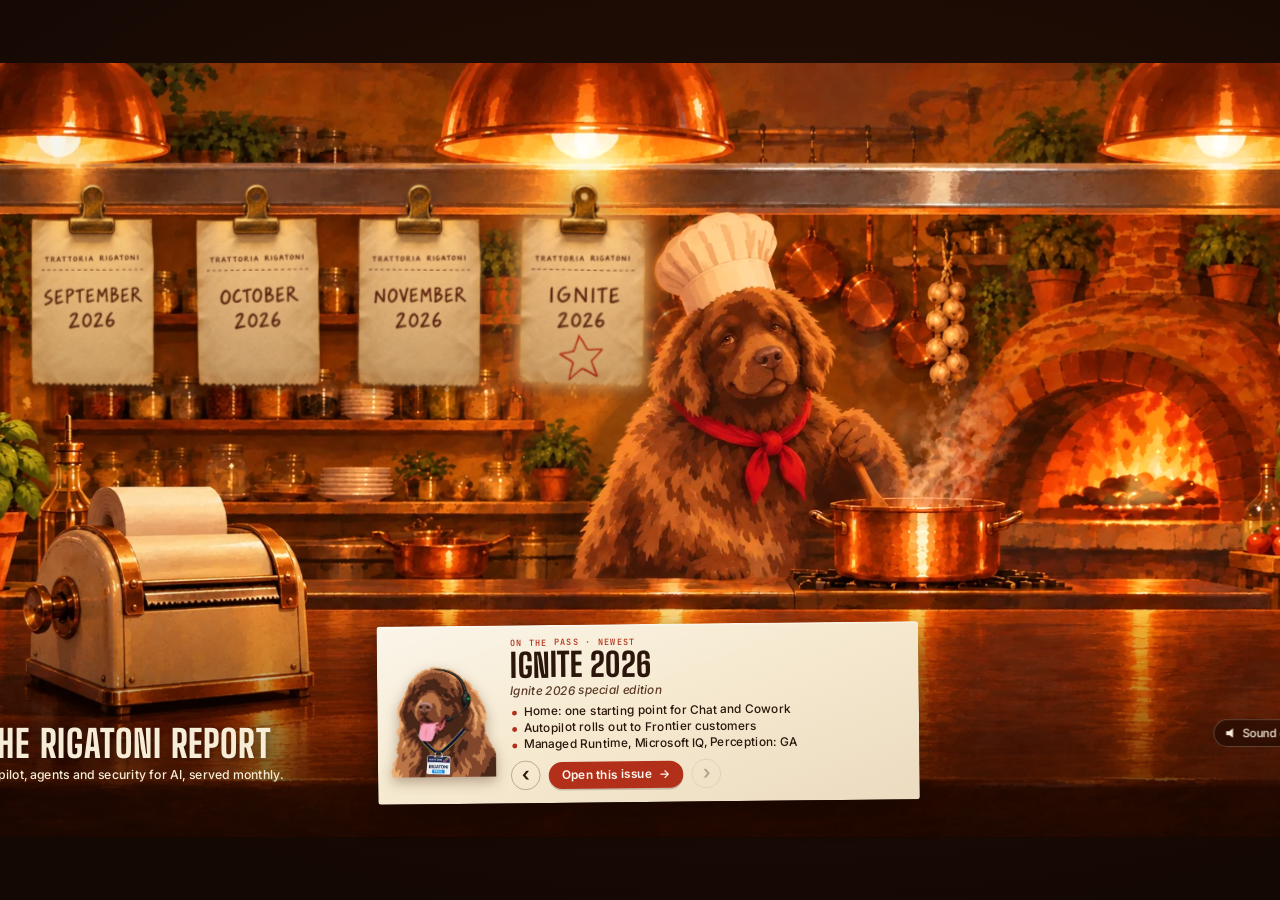
<file: index.html>
<!doctype html>
<html lang="en">
<head>
<meta charset="utf-8">
<meta name="viewport" content="width=device-width, initial-scale=1, viewport-fit=cover">
<title>The Rigatoni Report · Order up</title>
<meta name="description" content="The Rigatoni Report: what's new in Microsoft 365 Copilot, agents and security for AI, served monthly by your Microsoft team.">
<meta property="og:title" content="The Rigatoni Report">
<meta property="og:description" content="Copilot, agents and security for AI, served monthly.">
<meta property="og:image" content="assets/img/og-image.jpg">
<meta property="og:type" content="website">
<meta name="theme-color" content="#1a0b04">
<link rel="preconnect" href="https://fonts.googleapis.com">
<link rel="preconnect" href="https://fonts.gstatic.com" crossorigin>
<link rel="stylesheet" href="https://fonts.googleapis.com/css2?family=Big+Shoulders+Display:wght@700;800&family=Caveat:wght@600;700&family=Inter:wght@400;500;600&family=JetBrains+Mono:wght@500&display=swap">
<link rel="preload" as="image" href="assets/img/kitchen-static.webp">
<link rel="stylesheet" href="assets/landing.css">
</head>
<body>
<a class="skip-link" href="#rail">Skip to the issues</a>

<main id="app" class="is-loading">
  <div id="scene">
    <div id="stage">
      <img id="poster" src="assets/img/kitchen-static.webp" width="1680" height="944"
           alt="Rigatoni the Newfoundland, in a chef's hat and red neckerchief, stirring sauce at a copper pot by a wood-fired oven in a warm trattoria kitchen.">
      <canvas id="gl" aria-hidden="true"></canvas>
      <div id="shade" aria-hidden="true"></div>

      <nav id="rail" aria-label="Issues on the ticket rail"></nav>



      <section id="card" aria-live="polite">
        <img class="c-cover" src="" alt="">
        <div class="c-body">
          <p class="c-kicker">On the pass</p>
          <h1 class="c-title"></h1>
          <p class="c-edition"></p>
          <ul class="c-list"></ul>
          <div class="c-actions">
            <button class="c-nav c-prev" type="button" aria-label="Older issue">&#8249;</button>
            <a class="c-open" href="#">Open this issue <span aria-hidden="true">&rarr;</span></a>
            <button class="c-nav c-next" type="button" aria-label="Newer issue">&#8250;</button>
          </div>
        </div>
      </section>

      <header id="brand">
        <p class="b-mark">The Rigatoni Report</p>
        <p class="b-tag">Copilot, agents and security for AI, served monthly.</p>
      </header>

      <div id="ui">
        <button id="sound" type="button" aria-pressed="false"><span class="s-icon" aria-hidden="true"></span><span class="s-label">Sound off</span></button>
      </div>
    </div>
  </div>
  <div id="below"></div>
</main>

<noscript>
  <div class="noscript">
    <p class="b-mark">The Rigatoni Report</p>
    <ul>
      <li><a href="issues/2026-11-ignite/">Ignite 2026 · Ignite 2026 special edition</a></li>
      <li><a href="issues/2026-11/">November 2026 · Maple &amp; flannel edition</a></li>
      <li><a href="issues/2026-10/">October 2026 · Halloween edition</a></li>
      <li><a href="issues/2026-09/">September 2026 · Back-to-school edition</a></li>
    </ul>
  </div>
</noscript>

<!-- ISSUE LIST: oldest first, newest last. To publish a month, add the issue folder and one entry here. -->
<script type="application/json" id="issues-data">
{
  "issues": [
    {
      "id": "2026-09",
      "month": "September",
      "year": 2026,
      "edition": "Back-to-school edition",
      "href": "issues/2026-09/",
      "cover": "assets/img/cover-2026-09.webp",
      "ticket": "assets/img/ticket-2026-09.webp",
      "headlines": [
        "Cowork and Chat do more, and show credit use",
        "Agents that build, and agents you can govern",
        "Agent 365: one place to manage agents"
      ]
    },
    {
      "id": "2026-10",
      "month": "October",
      "year": 2026,
      "edition": "Halloween edition",
      "href": "issues/2026-10/",
      "cover": "assets/img/cover-2026-10.webp",
      "ticket": "assets/img/ticket-2026-10.webp",
      "headlines": [
        "One Copilot for chat, work and apps",
        "Build apps and agents with guardrails",
        "Frontier Transformation Days – Calgary"
      ]
    },
    {
      "id": "2026-11",
      "month": "November",
      "year": 2026,
      "edition": "Maple & flannel edition",
      "href": "issues/2026-11/",
      "cover": "assets/img/cover-2026-11.webp",
      "ticket": "assets/img/ticket-2026-11.webp",
      "headlines": [
        "Cowork becomes a place to hand off real work",
        "Agents get accounts, memory and budgets",
        "Microsoft Frontier Tour – Toronto"
      ]
    },
    {
      "id": "2026-11-ignite",
      "month": "Ignite",
      "year": 2026,
      "edition": "Ignite 2026 special edition",
      "href": "issues/2026-11-ignite/",
      "cover": "assets/img/cover-2026-11-ignite.webp",
      "ticket": "assets/img/ticket-2026-11-ignite.webp",
      "headlines": [
        "Home: one starting point for Chat and Cowork",
        "Autopilot rolls out to Frontier customers",
        "Managed Runtime, Microsoft IQ, Perception: GA"
      ]
    }
  ]
}
</script>
<script src="assets/landing.js" defer></script>
</body>
</html>
</file>
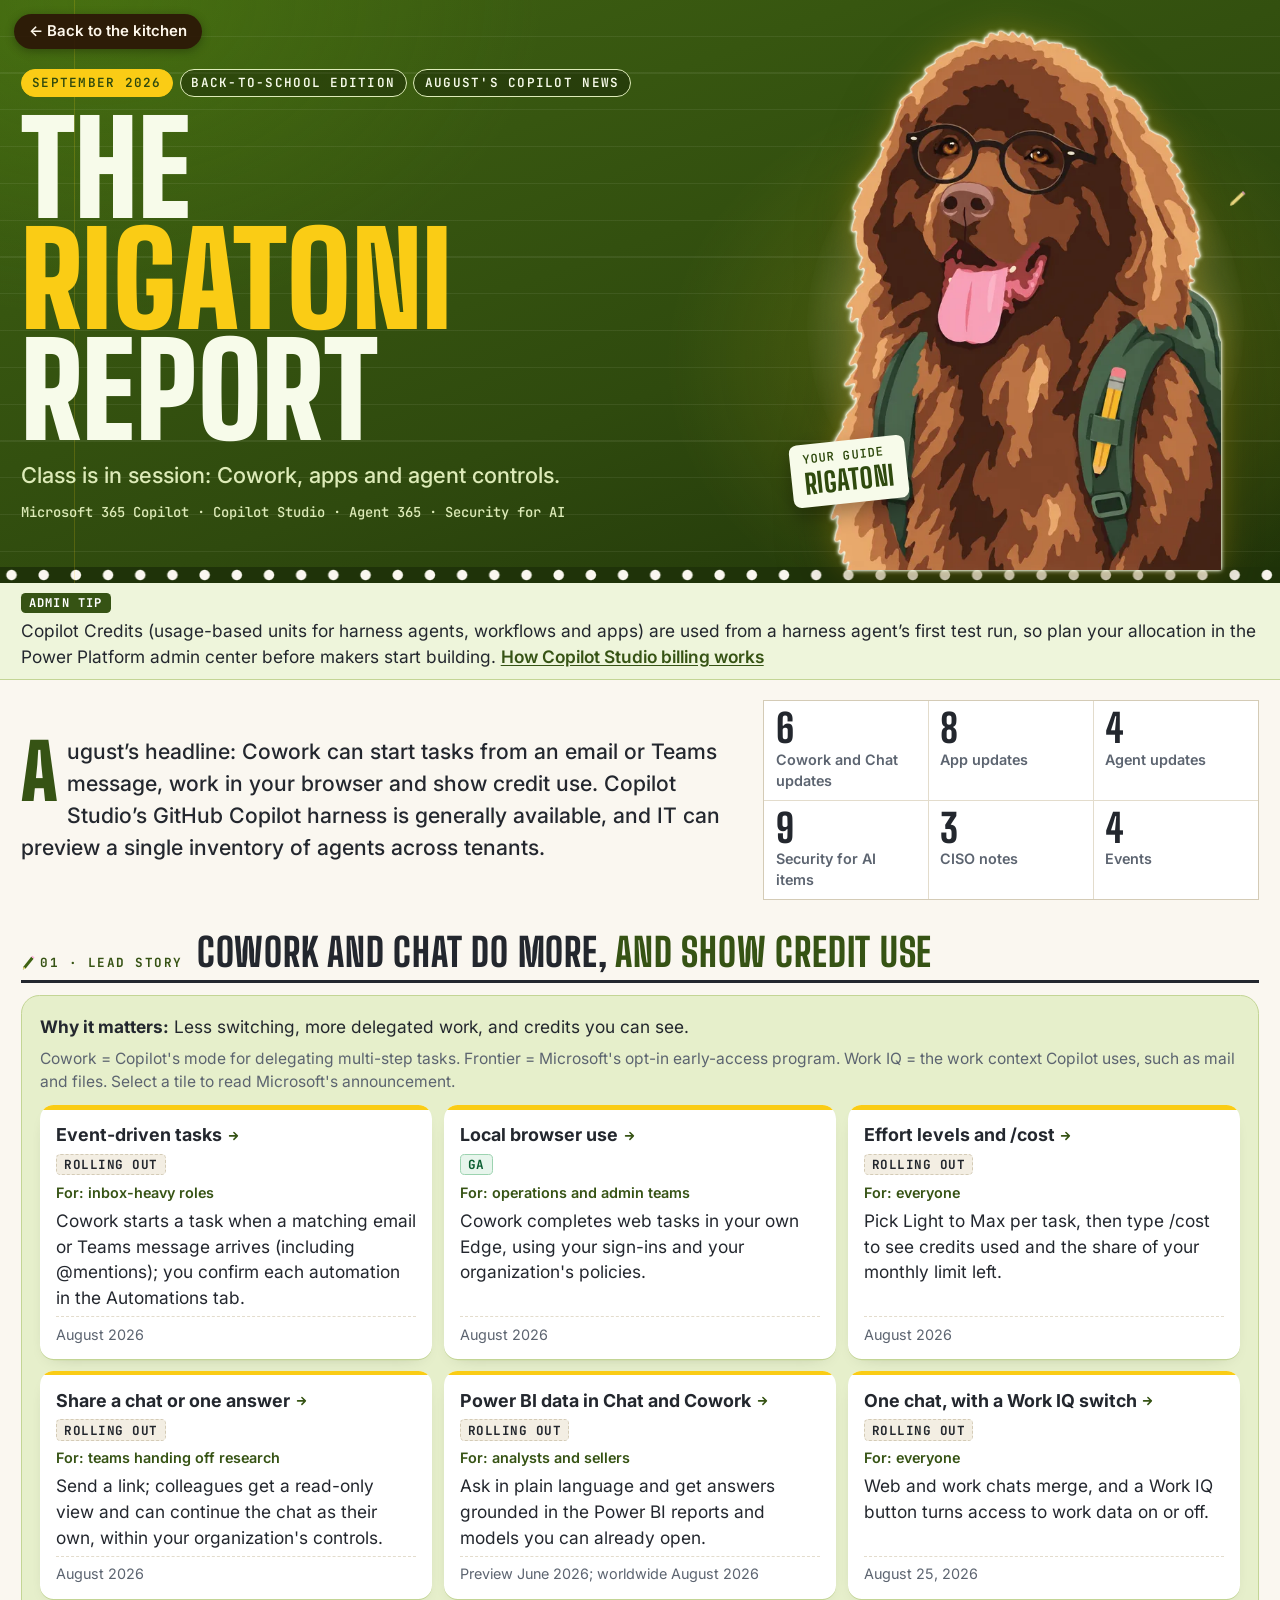
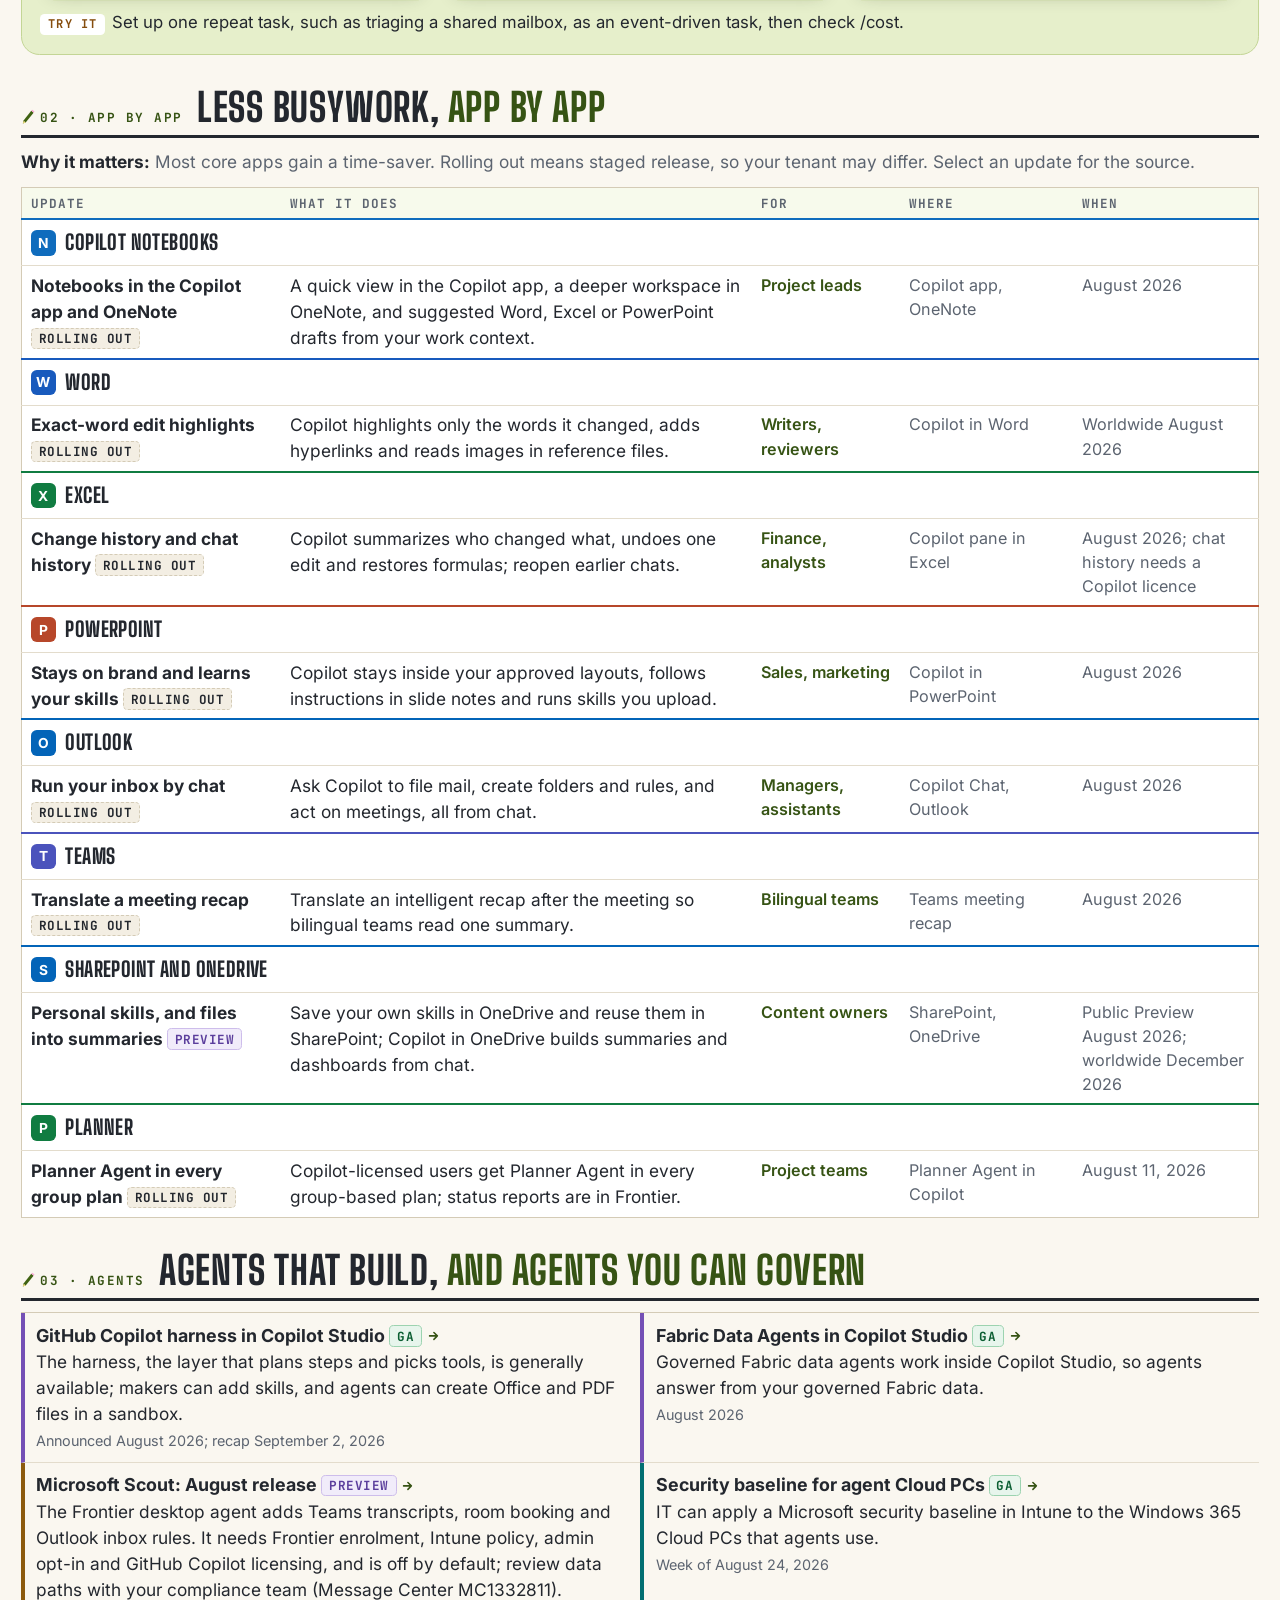
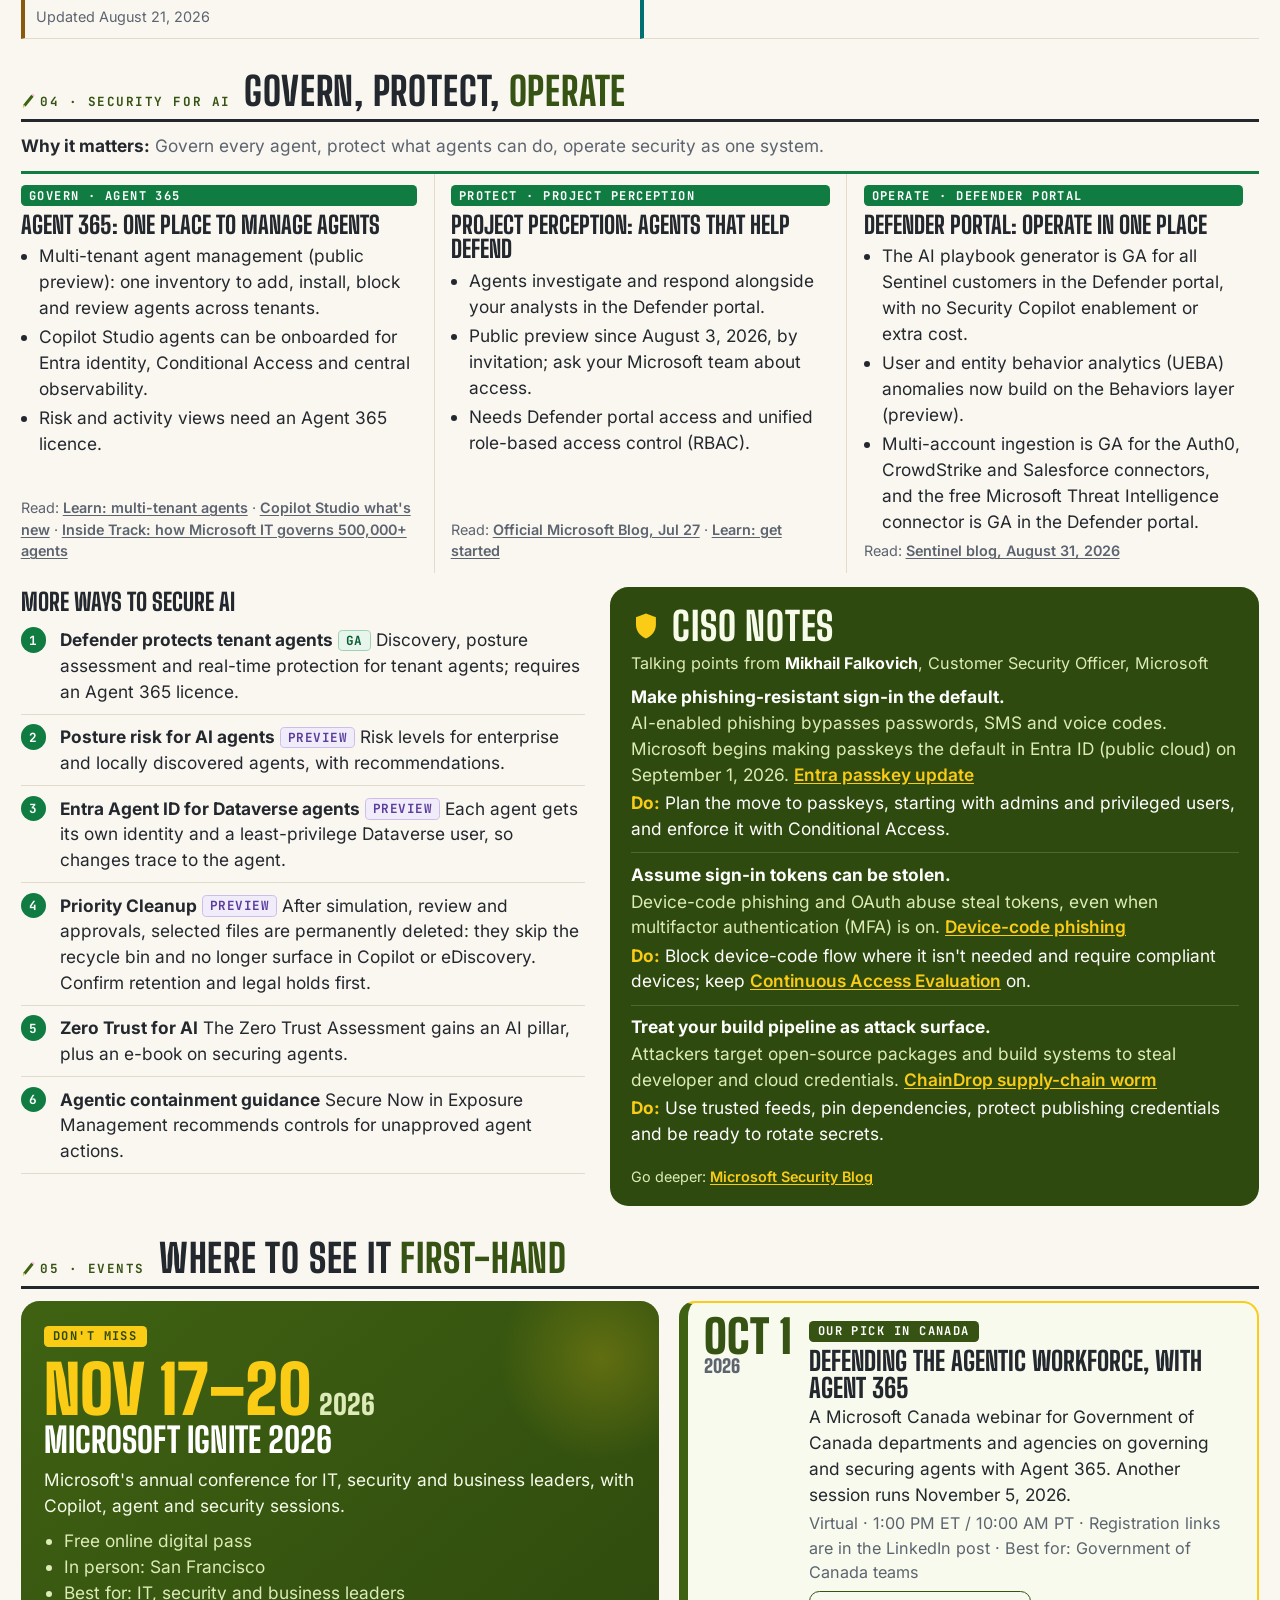
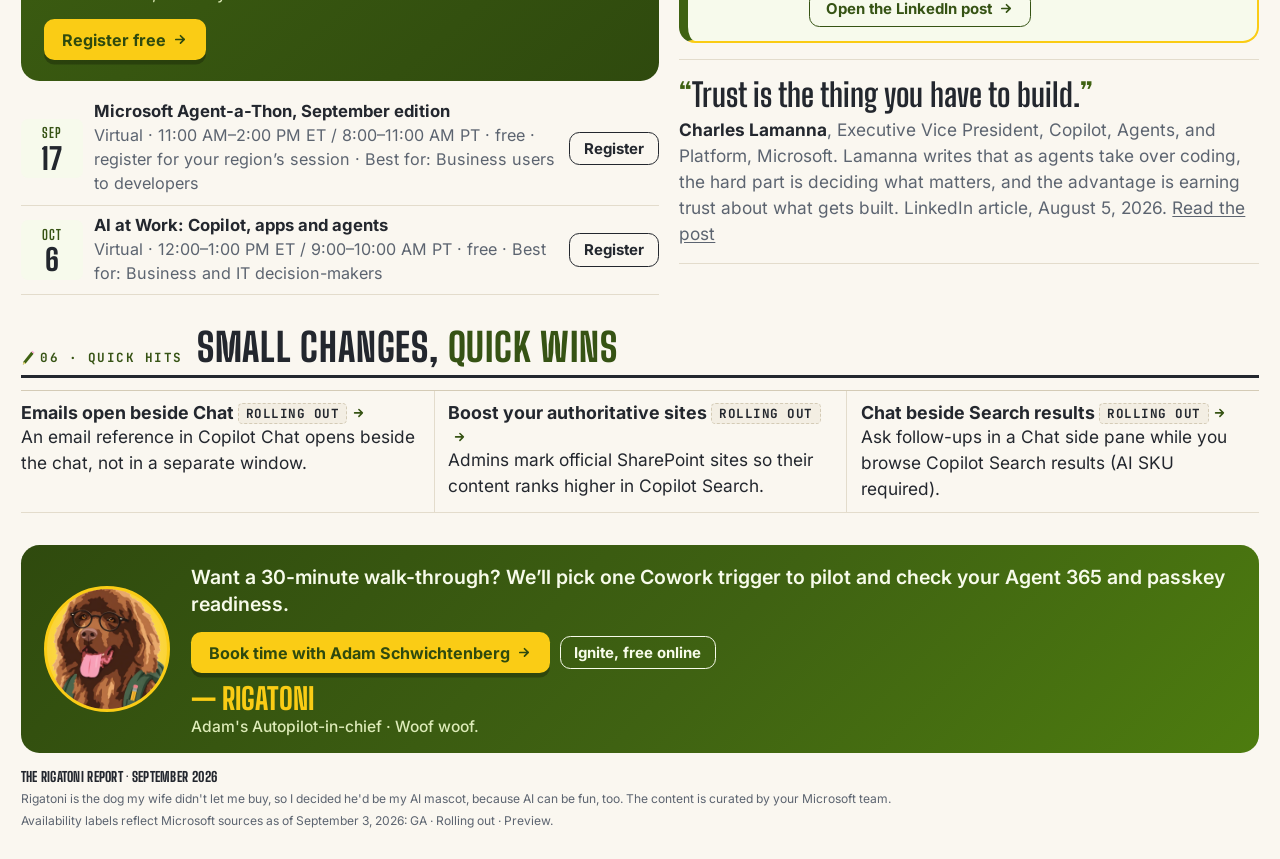
<file: issues/2026-09/index.html>
<!doctype html>
<html lang="en-CA" data-theme="2026-09">
<head><meta charset="utf-8"><meta name="viewport" content="width=device-width, initial-scale=1">
<title>The Rigatoni Report · September 2026</title><meta name="description" content="Cowork on triggers, Copilot across Word, Excel and PowerPoint, agents you can govern, security for AI and notes for CISOs.">
<link rel="preconnect" href="https://fonts.googleapis.com"><link rel="preconnect" href="https://fonts.gstatic.com" crossorigin>
<link href="https://fonts.googleapis.com/css2?family=Big+Shoulders+Display:wght@700;800;900&family=Inter:wght@400;500;600;700&family=JetBrains+Mono:wght@500;700&display=swap" rel="stylesheet">
<style>:root{
  --paper:#FAF7F0;--card:#FFFFFF;--ink:#23272E;--ink-soft:#5C6470;--hair:#E3DCCC;--hair-strong:#D4CBB6;
  --s1:#0F6CBD;--s2:#026F72;--s3:#7450B5;--s4:#8C5A0E;--s5:#107C41;
  --c-copilot:#0F6CBD;--c-excel:#107C41;--c-ppt:#B7472A;--c-word:#185ABD;--c-teams:#4B53BC;--c-ws:#026F72;--c-onedrive:#0364B8;
  --display:"Big Shoulders Display","Arial Narrow","Roboto Condensed","Helvetica Neue",Arial,sans-serif;
  --body:"Inter","Segoe UI",system-ui,-apple-system,Arial,sans-serif;
  --mono:"JetBrains Mono","Cascadia Mono",Consolas,"Courier New",monospace;
}
:root[data-theme="2026-09"]{ /* THEME BLOCK: swap for a new month (60 paper / 30 panel / 10 accent) */
  --th-ground:#3F6212;--th-ground-2:#2F4A0E;--th-ground-deep:#1F3309;
  --th-accent:#3F6212;--th-accent-t:#365314;--th-hi:#FACC15;--th-hi-t:#854D0E;--th-hi-soft:#FDE68A;
  --th-on-ground:#F7FBEA;--th-on-ground-soft:#DDEBB8;
  --th-panel:#E6EFCB;--th-panel-line:#C3D595;--th-tint:#EEF5DB;--th-tint-2:#F7FAEC;
  --th-alert:#4D7C0F;--th-glow:rgba(250,204,21,.22);--th-glow-2:rgba(101,163,13,.22);
  --th-leaf-1:#FDE68A;--th-leaf-2:#D9F99D;--th-leaf-3:#FEF3C7;
  --primary:var(--th-hi);--on-primary:var(--th-ground-2);
}
*{box-sizing:border-box}html{scroll-behavior:smooth}
body{margin:0;font-family:var(--body);font-size:15px;line-height:1.5;color:var(--ink);background:var(--paper);-webkit-font-smoothing:antialiased}
a{color:inherit}
:focus-visible{outline:3px solid var(--ink);outline-offset:2px;box-shadow:0 0 0 6px var(--th-hi);border-radius:4px}
.vh{position:absolute;width:1px;height:1px;overflow:hidden;clip:rect(0 0 0 0);white-space:nowrap}
.skip:focus{position:fixed!important;top:8px;left:8px;width:auto;height:auto;clip:auto;z-index:99;background:#fff;padding:8px 12px}
.wrap{max-width:1120px;margin:0 auto;padding:0 18px}
h1,h2,h3{margin:0}p{margin:0}
h2{font-family:var(--display);font-weight:800;font-size:clamp(26px,3vw,34px);line-height:1.05;text-transform:uppercase;letter-spacing:.02em}
h2 .ac{color:var(--th-accent-t)}
h3{font-family:var(--body);font-weight:700;font-size:15.5px;line-height:1.3}

/* masthead */
.mast{position:relative;overflow:hidden;color:var(--th-on-ground);background:radial-gradient(480px 380px at 80% 62%,var(--th-glow),transparent 65%),radial-gradient(640px 460px at 8% 0,var(--th-glow-2),transparent 60%),linear-gradient(160deg,var(--th-ground),var(--th-ground-2) 60%,var(--th-ground-deep))}
.mast-in{position:relative;max-width:1120px;margin:0 auto;padding:26px 18px 0;display:grid;grid-template-columns:1.3fr .8fr;gap:8px;align-items:end;min-height:360px}
.mast-l{padding-bottom:40px;position:relative;z-index:2}
.edition{display:flex;flex-wrap:wrap;gap:6px;font:600 11px var(--mono);letter-spacing:.1em;text-transform:uppercase}
.chip{padding:4px 9px;border-radius:999px;border:1px solid var(--th-on-ground-soft);color:var(--th-on-ground);background:rgba(0,0,0,.28)}.chip.solid{background:var(--th-hi);border-color:var(--th-hi);color:var(--th-ground-2)}
.mast h1{font-family:var(--display);font-weight:900;text-transform:uppercase;font-size:clamp(54px,9vw,112px);line-height:.86;margin-top:14px;letter-spacing:.005em}
.mast h1 .r{color:var(--th-hi);display:block}
.tagline{font-family:var(--body);font-size:clamp(16px,1.8vw,19px);margin-top:12px;color:var(--th-on-ground-soft);font-weight:500}
.topics{margin-top:10px;font:500 12px var(--mono);color:var(--th-on-ground-soft)}
.mast-r{position:relative;display:flex;justify-content:center;z-index:1}
.sun{position:absolute;bottom:30px;left:50%;width:340px;height:340px;margin-left:-170px;border-radius:50%;background:radial-gradient(circle at 50% 45%,var(--th-glow),transparent 70%)}
.rig{position:relative;display:block;width:min(340px,100%);height:auto;filter:drop-shadow(0 16px 22px rgba(0,0,0,.35));margin-bottom:-2px}
.nameplate{position:absolute;left:0;bottom:56px;z-index:3;transform:rotate(-6deg);background:var(--th-on-ground);color:var(--th-ground-2);font:600 10.5px var(--mono);letter-spacing:.1em;text-transform:uppercase;padding:6px 11px;border-radius:7px;box-shadow:0 8px 18px rgba(0,0,0,.3)}
.nameplate b{display:block;font-family:var(--display);font-weight:800;font-size:24px;letter-spacing:.02em}
.leaf{position:absolute;top:-50px;width:24px;height:24px;opacity:.85;animation:drop 14s linear infinite;z-index:1;pointer-events:none}
.lc1{color:var(--th-leaf-1)}.lc2{color:var(--th-leaf-2)}.lc3{color:var(--th-leaf-3)}
.l0{left:5%;animation-delay:-2s}.l1{left:17%;width:18px;animation-delay:-7s}.l2{left:30%;animation-delay:-11s}.l3{left:43%;width:16px;animation-delay:-4s}.l4{left:55%;animation-delay:-9s}.l5{left:66%;width:20px;animation-delay:-1s}.l6{left:78%;animation-delay:-6s}.l7{left:89%;width:18px;animation-delay:-12s}.l8{left:96%;width:15px;animation-delay:-3s}
@keyframes drop{0%{transform:translate(0,-70px) rotate(-25deg);opacity:0}30%{opacity:.9}100%{transform:translate(0,var(--rest,120px)) rotate(8deg);opacity:var(--end,.9)}}:root[data-theme='2026-09'] .leaf{animation-duration:4s;animation-iteration-count:1;animation-fill-mode:both;animation-timing-function:ease-out}:root[data-theme='2026-09'] .l0{animation-delay:0s;top:10px;--rest:60px;--end:0}:root[data-theme='2026-09'] .l1{animation-delay:.2s;top:20px;--rest:140px;--end:0}:root[data-theme='2026-09'] .l2{animation-delay:.4s;top:0;--rest:90px;--end:0}:root[data-theme='2026-09'] .l3{animation-delay:.1s;top:30px;--rest:200px;--end:0}:root[data-theme='2026-09'] .l4{animation-delay:.3s;top:10px;--rest:70px;--end:0}:root[data-theme='2026-09'] .l5{animation-delay:.3s;top:40px;--rest:170px;--end:0}:root[data-theme='2026-09'] .l6{animation-delay:.4s;top:0;--rest:110px}:root[data-theme='2026-09'] .l7{animation-delay:.25s;top:20px;--rest:230px}:root[data-theme='2026-09'] .l8{animation-delay:.35s;top:10px;--rest:150px}:root[data-theme='2026-09'] .leaf.mo1{color:var(--th-leaf-1)}:root[data-theme='2026-09'] .leaf.mo2{width:26px;height:26px;color:var(--th-leaf-2);opacity:.95}:root[data-theme='2026-09'] .rig{filter:drop-shadow(0 0 1px #F7FBEA) drop-shadow(0 0 2px #F7FBEA) drop-shadow(0 0 14px rgba(250,204,21,.30)) drop-shadow(0 16px 22px rgba(0,0,0,.35))}:root[data-theme='2026-09'] .sun{bottom:20px;width:380px;height:380px;margin-left:-190px;background:radial-gradient(circle at 50% 50%,rgba(247,251,234,.5) 0 38%,rgba(221,235,184,.2) 55%,transparent 72%)}:root[data-theme='2026-09'] .mast::before{content:'';position:absolute;inset:0;pointer-events:none;background:repeating-linear-gradient(to bottom,transparent 0 31px,rgba(247,251,234,.07) 31px 32px),linear-gradient(to right,transparent 64px,rgba(250,204,21,.18) 64px 65px,transparent 65px)}:root[data-theme='2026-09'] .edge{background:radial-gradient(circle at 10px 7px,var(--paper) 4px,transparent 5px) 0 0/28px 14px repeat-x,var(--th-ground-deep)}:root[data-theme='2026-09'] .evgrid.few .voice blockquote{font-size:28px}@media(max-width:820px){:root[data-theme='2026-09'] .sun{bottom:20px;width:200px;height:200px;margin-left:-100px}}@media(max-width:480px){:root[data-theme='2026-09'] .sun{bottom:10px;width:130px;height:130px;margin-left:-65px}}
@keyframes fall{0%{transform:translate(0,0) rotate(0)}50%{transform:translate(28px,220px) rotate(160deg)}100%{transform:translate(-10px,460px) rotate(340deg);opacity:0}}
.edge{display:block;height:14px;background:radial-gradient(circle at 10px 0,var(--th-ground-deep) 9px,transparent 10px) 0 0/20px 14px repeat-x}
@media(max-width:820px){.mast-in{grid-template-columns:1fr 150px;min-height:0;padding-top:18px}.mast-l{padding-bottom:18px}.rig{width:150px}.sun{width:180px;height:180px;margin-left:-90px;bottom:10px}.nameplate,.topics{display:none}.mast h1{font-size:52px}}
@media(max-width:480px){.mast-in{grid-template-columns:1fr 104px}.rig{width:104px}.mast h1{font-size:clamp(34px,11vw,42px)}.sun{width:120px;height:120px;margin-left:-60px}}

.bar{background:var(--th-tint);color:var(--ink);border-bottom:1px solid var(--th-panel-line)}
.bar .wrap{display:flex;flex-wrap:wrap;gap:4px 12px;align-items:center;padding-top:8px;padding-bottom:8px;font-size:14.5px}
.bar b{font:700 10.5px var(--mono);letter-spacing:.1em;text-transform:uppercase;background:var(--th-accent-t);color:#fff;padding:2px 7px;border-radius:4px}.bar a{color:var(--th-accent-t);font-weight:600}

section{padding:28px 0 0;scroll-margin-top:10px}
.sh{display:flex;align-items:baseline;flex-wrap:wrap;gap:6px 12px;border-bottom:3px solid var(--ink);padding-bottom:6px;margin-bottom:10px}
.k{font:700 11px var(--mono);letter-spacing:.12em;text-transform:uppercase;color:var(--th-accent-t);white-space:nowrap}
.k svg{width:13px;height:13px;vertical-align:-2px;margin-right:4px;color:var(--th-accent)}
.why{font-size:15px;color:var(--ink-soft);margin-bottom:10px}.why b{color:var(--ink)}
.b{display:inline-block;font:700 10px var(--mono);letter-spacing:.04em;text-transform:uppercase;padding:1px 6px;border-radius:4px;border:1px solid;white-space:nowrap;vertical-align:1px}
.b-ga{color:#0B5E32;background:#E7F5EC;border-color:#9CD3B0}.b-rolling{color:var(--ink);background:#F3EEE3;border-color:var(--hair-strong);border-style:dashed}
.b-preview{color:#5B3E9C;background:#F1ECFA;border-color:#CDBDEB}.b-roadmap{color:#7A4A06;background:#FBF0DD;border-color:#E7C78E}.b-change{color:#7F1D1D;background:#FDECEC;border-color:#F3B4B4}
a.src-link{text-decoration:none}a.src-link:hover h3,a.src-link:focus-visible h3{text-decoration:underline;text-decoration-color:var(--th-accent);text-underline-offset:3px}
.go{width:12px;height:12px;vertical-align:-1px;margin-left:4px;color:var(--th-accent-t);transition:transform .8s cubic-bezier(.25,.1,.25,1)}

.top{display:grid;grid-template-columns:1.6fr 1fr;gap:20px;padding-top:18px;align-items:center}
.opening{font-size:clamp(16.5px,1.8vw,18.5px);line-height:1.5;font-weight:500}
.opening::first-letter{float:left;font-family:var(--display);font-weight:900;font-size:3.6em;line-height:.8;padding:4px 8px 0 0;color:var(--th-accent-t)}
.glance{display:grid;grid-template-columns:repeat(3,1fr);border:1px solid var(--hair-strong);background:var(--card)}
.g{padding:7px 10px;border-right:1px solid var(--hair);border-bottom:1px solid var(--hair)}.g:nth-child(3n){border-right:0}.g:nth-child(n+4){border-bottom:0}
.g .v{font-family:var(--display);font-size:34px;line-height:1;font-weight:800}.g .l{font-size:12.5px;font-weight:600;color:var(--ink-soft)}
@media(max-width:820px){.top{grid-template-columns:1fr}}

/* LEAD: 30% panel with 10% accent tiles */
.panel{background:var(--th-panel);border:1px solid var(--th-panel-line);border-radius:16px;padding:16px}
.panel .why{color:var(--ink)}.panel .defn{font-size:13.5px;color:var(--ink-soft);margin:-4px 0 10px}
.tiles{display:grid;grid-template-columns:repeat(3,1fr);gap:10px}
.tile{position:relative;display:flex;flex-direction:column;gap:4px;background:var(--card);border-radius:12px;padding:16px 14px 12px;text-decoration:none;overflow:hidden;
  box-shadow:0 1px 0 var(--th-panel-line),0 6px 16px -12px rgba(31,40,20,.45);transition:background-color .8s ease,box-shadow .8s ease}
/* v0.9b micro-interaction: the gold top bar fills with the accent colour, left to right, and the arrow nudges. Card itself never moves. */
.tile::before,.tile::after{content:'';position:absolute;left:0;right:0;top:0;height:4px;pointer-events:none}
.tile::before{background:var(--th-hi)}
.tile::after{background:var(--th-accent);opacity:.45;transform:scaleX(0);transform-origin:left center;transition:transform 1.1s cubic-bezier(.25,.1,.25,1)}
.tile:hover,.tile:focus-visible{background-color:var(--th-tint-2)}
.tile:hover::after,.tile:focus-visible::after{transform:scaleX(1)}
.tile .go{transition:transform .8s cubic-bezier(.25,.1,.25,1)}
.tile:hover .go,.tile:focus-visible .go{transform:translateX(4px)}
.tile:focus-visible{box-shadow:0 0 0 3px var(--th-hi);outline-offset:3px}
.tile .who{font-size:12.5px;font-weight:600;color:var(--th-accent-t)}.tile p{font-size:14.5px}
.tile .when{margin-top:auto;padding-top:6px;font-size:12.5px;color:var(--ink-soft);border-top:1px dashed var(--hair)}
.try{margin-top:10px;font-size:14.5px}.try b{font:700 10.5px var(--mono);letter-spacing:.1em;text-transform:uppercase;color:var(--th-hi-t);background:var(--card);padding:2px 7px;border-radius:4px;margin-right:6px}
@media(max-width:860px){.tiles{grid-template-columns:repeat(2,1fr)}}@media(max-width:560px){.tiles{grid-template-columns:1fr}}

/* app table */
table.apps{width:100%;border-collapse:collapse;font-size:14.5px;background:var(--card);border:1px solid var(--hair-strong)}
.apps th{font:700 10px var(--mono);letter-spacing:.08em;text-transform:uppercase;color:var(--ink-soft);text-align:left;padding:6px 8px;background:var(--th-tint-2);border-bottom:1px solid var(--hair-strong)}
.apps td{padding:6px 8px;border-top:1px solid var(--hair);vertical-align:top}
.apps tr.grp td{padding:6px 8px;border-top:2px solid var(--ac);font-family:var(--display);font-weight:800;font-size:18px;text-transform:uppercase;letter-spacing:.02em}
.ico{display:inline-grid;place-items:center;width:22px;height:22px;border-radius:5px;font:700 12px var(--body);color:#fff;background:var(--ac);margin-right:8px;vertical-align:2px}
.apps td.t{font-weight:700;width:21%}.apps td.t a{text-decoration:none}.apps td.t a:hover{text-decoration:underline}
.apps td.who{width:12%;color:var(--th-accent-t);font-weight:600;font-size:13.5px}.apps td.where{width:14%;font-size:13.5px;color:var(--ink-soft)}.apps td.when{width:15%;font-size:13px;color:var(--ink-soft)}
@media(max-width:760px){
  .apps thead{position:absolute;width:1px;height:1px;overflow:hidden;clip:rect(0 0 0 0)}
  .apps,.apps tbody,.apps tr,.apps td{display:block;width:auto!important}
  .apps tr{padding:7px 10px;border-top:1px solid var(--hair)}.apps td{border:0;padding:1px 0}
  .apps td[data-l]::before{content:attr(data-l) ': ';font-weight:700;font-size:12px;color:var(--ink-soft)}.apps tr.grp{padding:0}.apps tr.grp td{padding:6px 10px}
}

/* agents */
.agents{display:grid;grid-template-columns:repeat(3,1fr);gap:0;border-top:1px solid var(--hair-strong)}
.ag{display:block;padding:9px 12px 9px 10px;border-bottom:1px solid var(--hair);border-left:4px solid var(--ac);text-decoration:none}
.ag:hover .go{transform:translateX(4px)}.ag p{font-size:14.5px;margin-top:2px}.ag .when{font-size:12.5px;color:var(--ink-soft);margin-top:3px}
@media(max-width:900px){.agents{grid-template-columns:repeat(2,1fr)}}@media(max-width:600px){.agents{grid-template-columns:1fr}}

/* security for AI + CISO notes side by side */
.secgrid{display:grid;grid-template-columns:1fr 1.15fr;gap:22px}
.controls{list-style:none;margin:0;padding:0;counter-reset:c}
.controls li{counter-increment:c;display:grid;grid-template-columns:26px 1fr;gap:8px;padding:8px 0;border-bottom:1px solid var(--hair);font-size:14.5px}
.controls li::before{content:counter(c);width:22px;height:22px;border-radius:50%;display:grid;place-items:center;font:700 11px var(--mono);color:#fff;background:var(--s5)}
.controls a{font-weight:700;text-decoration:none}.controls a:hover{text-decoration:underline}
.controls code{font-family:var(--mono);font-size:12.5px;font-weight:600;background:#F3EEE3;padding:0 4px}
.ciso{background:var(--th-ground-2);color:var(--th-on-ground);border-radius:16px;padding:16px 18px}
.ciso-h{display:flex;gap:10px;align-items:center}.ciso-h svg{width:26px;height:26px;color:var(--th-hi)}
.ciso h2{color:var(--th-on-ground)}.ciso .by{font-size:13px;color:var(--th-on-ground-soft);margin-top:4px}.ciso .by b{color:#fff}
.cp{padding:9px 0;border-bottom:1px solid rgba(247,251,234,.16)}.cp:last-of-type{border-bottom:0}
.cp h3{color:#fff;font-size:15px}.cp p{font-size:14px;color:var(--th-on-ground-soft);margin-top:2px}.cp .do{color:#fff}.cp .do b{color:var(--th-hi)}
.ciso .note{font-size:12.5px;color:var(--th-on-ground-soft);margin-top:8px}.ciso a{color:var(--th-hi);font-weight:600}
@media(max-width:860px){.secgrid{grid-template-columns:1fr}}

/* events */
.evgrid{display:grid;grid-template-columns:1.1fr 1fr;gap:18px;align-items:start}
.feature{background:linear-gradient(140deg,var(--th-ground),var(--th-ground-2));color:var(--th-on-ground);border-radius:16px;padding:18px 20px;position:relative;overflow:hidden}
.feature::after{content:'';position:absolute;right:-40px;top:-40px;width:180px;height:180px;border-radius:50%;background:radial-gradient(circle,var(--th-glow),transparent 70%)}
.feature .tag{font:700 10.5px var(--mono);letter-spacing:.12em;text-transform:uppercase;color:var(--th-ground-2);background:var(--th-hi);padding:2px 8px;border-radius:4px}
.feature .fd{font-family:var(--display);font-weight:900;font-size:clamp(40px,13vw,58px);line-height:.9;text-transform:uppercase;margin-top:10px;color:var(--th-hi)}
.feature .fd small{font-size:24px;color:var(--th-on-ground-soft);margin-left:6px}
.feature h3{font-family:var(--display);font-weight:800;font-size:30px;text-transform:uppercase;line-height:1;margin-top:4px;color:#fff}
.feature p{font-size:15px;margin-top:8px;color:var(--th-on-ground)}.feature ul{margin:8px 0 0;padding-left:18px;font-size:14px;color:var(--th-on-ground-soft)}
.feature .cta{margin-top:12px}
.ev{display:grid;grid-template-columns:54px 1fr auto;gap:10px;align-items:center;padding:8px 0;border-bottom:1px solid var(--hair)}
.date{text-align:center;background:var(--th-tint-2);padding:4px 2px;border-radius:6px}
.date .m{display:block;font-family:var(--display);font-weight:700;font-size:13px;letter-spacing:.08em;text-transform:uppercase;color:var(--th-accent-t)}.date .d{display:block;font-family:var(--display);font-size:26px;line-height:1;font-weight:800}
.ev h3{font-size:14.5px}.ev .det{font-family:var(--body);font-size:13px;color:var(--ink-soft)}
.ev .cta{margin-top:0}
@media(max-width:860px){.evgrid{grid-template-columns:1fr}}@media(max-width:420px){.feature .fd small{display:block;margin:2px 0 0}}@media(max-width:520px){.ev{grid-template-columns:50px 1fr}.ev .cta{grid-column:2;justify-self:start}}

.voice{margin:16px 0 0;display:grid;grid-template-columns:auto 1fr;gap:4px 16px;align-items:center;border-top:1px solid var(--hair);border-bottom:1px solid var(--hair);padding:10px 0}
.voice blockquote{margin:0;font-family:var(--display);font-weight:700;font-size:24px;line-height:1.15;grid-column:1/-1;color:var(--ink)}
.voice blockquote::before{content:'“';color:var(--th-accent)}.voice blockquote::after{content:'”';color:var(--th-accent)}
.voice figcaption{font-size:13.5px;color:var(--ink-soft);grid-column:1/-1}.voice figcaption b{color:var(--ink)}

.cta{display:inline-flex;align-items:center;gap:6px;margin-top:8px;text-decoration:none;font:700 14px var(--body);border-radius:9px;padding:9px 16px;background:var(--primary);color:var(--on-primary);box-shadow:0 4px 0 rgba(0,0,0,.25);}
.cta{transition:box-shadow 1.1s cubic-bezier(.25,.1,.25,1),background-color 1.1s cubic-bezier(.25,.1,.25,1)}.cta:hover,.cta:focus-visible{box-shadow:0 4px 0 rgba(0,0,0,.25),inset 0 0 0 999px color-mix(in srgb,var(--th-accent) 20%,transparent)}.cta.ghost:hover,.cta.ghost:focus-visible{box-shadow:none;background:color-mix(in srgb,var(--th-hi) 25%,transparent)}.cta svg{width:13px;height:13px;transition:transform .8s cubic-bezier(.25,.1,.25,1)}.cta:hover svg{transform:translateX(4px)}
.cta.ghost{background:transparent;color:inherit;border:1.5px solid currentColor;box-shadow:none;padding:6px 12px;font-size:13px}

.hits{display:grid;grid-template-columns:repeat(3,1fr);gap:0;border-top:1px solid var(--hair-strong)}
.hit{display:block;padding:9px 12px 9px 0;border-bottom:1px solid var(--hair);text-decoration:none;font-size:14.5px}.hit+.hit{padding-left:12px;border-left:1px solid var(--hair)}
.hit:hover .go{transform:translateX(4px)}
@media(max-width:760px){.hits{grid-template-columns:1fr}.hit+.hit{padding-left:0;border-left:0}}

.close{margin-top:28px;display:grid;grid-template-columns:110px 1fr;gap:18px;align-items:center;padding:16px 20px;border-radius:16px;color:var(--th-on-ground);background:linear-gradient(135deg,var(--th-ground-2),var(--th-ground) 55%,var(--th-alert))}
.pup{width:110px;height:110px;border-radius:50%;object-fit:cover;object-position:50% 18%;background:radial-gradient(circle,var(--th-hi-soft),var(--th-hi));border:3px solid var(--th-hi)}
.close .big{font-size:17px;line-height:1.4;font-weight:600}.close .ctas{display:flex;flex-wrap:wrap;gap:8px;align-items:center;margin-top:4px}.close .cta.ghost{color:var(--th-on-ground)}
.sign{margin-top:10px;font-family:var(--display);font-weight:800;font-size:26px;text-transform:uppercase;line-height:1;color:var(--th-hi)}
.sign span{display:block;font-family:var(--body);font-weight:500;font-size:13.5px;text-transform:none;color:var(--th-on-ground-soft);margin-top:4px}
footer{margin:12px 0 26px;font-size:10.5px;line-height:1.4;color:var(--ink-soft)}footer b{font-family:var(--display);font-weight:800;font-size:12px;text-transform:uppercase;color:var(--ink);letter-spacing:.02em}footer p+p{margin-top:4px}
@media(max-width:560px){.close{grid-template-columns:1fr}}

/* desktop default zoom (~150% on wide screens); media queries use the real viewport */
@media screen and (min-width:1180px){html{zoom:1.15}}@media screen and (min-width:1360px){html{zoom:1.3}}@media screen and (min-width:1500px){html{zoom:1.5}}
/* security pillars */
.more-h{font-family:var(--display);font-weight:800;font-size:21px;text-transform:uppercase;line-height:1;margin:2px 0 4px}.secgrid{align-items:start}
.pillars{display:grid;grid-template-columns:repeat(3,1fr);gap:0;border-top:3px solid var(--s5);margin-bottom:12px}
.pil{padding:10px 14px 10px 0}.pil+.pil{padding-left:14px;border-left:1px solid var(--hair)}
.pil .k{font:700 10.5px var(--mono);letter-spacing:.12em;text-transform:uppercase;color:#fff;background:var(--s5);padding:2px 7px;border-radius:4px}
.pil h3{font-family:var(--display);font-weight:800;font-size:21px;line-height:1.02;text-transform:uppercase;margin-top:6px}
.pil ul{margin:5px 0 0;padding-left:16px;font-size:14px}.pil li+li{margin-top:3px}.pil code{font-family:var(--mono);font-size:12px;font-weight:600;background:#F3EEE3;padding:0 3px}
.pil .src{font-size:12.5px;margin-top:5px;color:var(--ink-soft)}.pil .src a{font-weight:600}
@media(max-width:860px){.pillars{grid-template-columns:1fr}.pil+.pil{padding-left:0;border-left:0;border-top:1px solid var(--hair)}}
/* Canada pick + partner chip */
.canada{margin-top:12px;display:flex;gap:14px;align-items:flex-start;padding:12px 14px;border-radius:14px;background:var(--th-tint-2);border:2px solid var(--th-hi);border-left:8px solid var(--th-accent)}
.canada .cd{flex:0 0 auto;font-family:var(--display);font-weight:900;font-size:40px;line-height:.9;text-transform:uppercase;color:var(--th-accent-t)}.canada .cd small{display:block;font-size:16px;color:var(--ink-soft)}
.canada .cb{flex:1 1 auto;min-width:0}
.canada .tag{display:inline-block;font:700 10.5px var(--mono);letter-spacing:.12em;text-transform:uppercase;color:#fff;background:var(--th-accent-t);padding:2px 8px;border-radius:4px}
.canada h3{font-family:var(--display);font-weight:800;font-size:23px;text-transform:uppercase;line-height:1;margin-top:5px}.canada p{font-size:14px;margin-top:3px}.canada .det{font-size:13px;color:var(--ink-soft)}.canada .cta{margin-top:6px;padding:7px 14px}
@media(max-width:480px){.canada{flex-direction:column}}
.partner{display:inline-block;font:700 10px var(--mono);letter-spacing:.08em;text-transform:uppercase;color:var(--ink);border:1px solid var(--hair-strong);background:var(--card);padding:1px 6px;border-radius:4px;margin-right:6px;vertical-align:1px}
@media print{html{zoom:1}}
.mast :focus-visible,.ciso :focus-visible,.feature :focus-visible,.close :focus-visible{outline-color:#fff;box-shadow:0 0 0 6px var(--th-ground-deep)}
.date{overflow:hidden}.date .m{font-size:12px;letter-spacing:.04em}.date.rec .d{font-size:22px}.date abbr{text-decoration:none}
.pil{display:flex;flex-direction:column}.pil .src{margin-top:auto;padding-top:5px}
.agents.four{grid-template-columns:repeat(2,1fr)}@media(max-width:600px){.agents.four{grid-template-columns:1fr}}
.top{grid-template-columns:1.45fr 1fr}@media(max-width:820px){.top{grid-template-columns:1fr}}
.canada .cta.ghost{color:var(--th-accent-t);border-color:var(--th-accent-t)}
.ag:focus-visible .go,.hit:focus-visible .go{transform:translateX(4px)}
@media(max-width:600px){.tile p,.ag p,.hit,.controls li,table.apps,.pil ul,.cp p,.canada p,.feature ul{font-size:15px}}
/* few-events layout: Ignite + rows | Canada pick + voice; mobile order restores priority */
.evgrid.few .canada{margin-top:0}.evgrid.few .evlist{margin-top:10px}.evgrid.few .voice{margin-top:14px}
@media(max-width:860px){.evgrid.few{display:flex;flex-direction:column;gap:12px}.evgrid.few>div{display:contents}.evgrid.few .feature{order:1}.evgrid.few .canada{order:2}.evgrid.few .evlist{order:3;margin-top:0}.evgrid.few .voice{order:4}}
@media (prefers-reduced-motion:reduce){*,*::before,*::after{animation:none!important;transition:none!important;scroll-behavior:auto!important}.leaf{display:none}.cta svg,.go{transform:none!important}}
/* v1.1 accessibility + type floor */
.tile p,.ag p,.hit p,.controls li,.cp p,.pil ul,.canada p,.feature ul,table.apps td,.bar .wrap,.defn,.voice figcaption{font-size:15px}
.ciso .by,.ev .det,.canada .det,.apps td.who,.apps td.where,.apps td.when{font-size:14px}
.b,.partner,.apps th{font-size:11px}
.pil .src a,.ciso .cp a,.voice a,.note a,.bar a{text-decoration:underline;text-underline-offset:2px}
.cta:focus-visible svg{transform:translateX(4px)}
.cta.ghost:hover,.cta.ghost:focus-visible{background:color-mix(in srgb,var(--th-accent) 45%,transparent);box-shadow:none}
.feature .cta.ghost:hover,.close .cta.ghost:hover,.feature .cta.ghost:focus-visible,.close .cta.ghost:focus-visible{background:color-mix(in srgb,var(--th-hi) 25%,transparent)}
.evgrid.few .voice{padding:14px 0}
@media print{
  body{font-size:10.5pt;background:#fff}.leaf,.skip,.sun{display:none}.mast-in{min-height:0}
  .mast,.bar,.panel,.ciso,.feature,.close,.ico,.controls li::before,.date,.b,.cta{-webkit-print-color-adjust:exact;print-color-adjust:exact}
  section{padding-top:14px}.tile,.ag,.ev,.cp,.controls li,.apps tr,.hit{break-inside:avoid}h2,.sh{break-after:avoid}
  .cta{box-shadow:none}a[href^="http"]:not(.tile)::after,a.cta[href^="http"]::after,.controls a[href^="http"]::after,.apps td.t a[href^="http"]::after,.pil .src a[href^="http"]::after,.ciso a[href^="http"]::after,.voice a[href^="http"]::after{content:" (" attr(href) ")";font:7.5pt var(--mono);color:var(--ink-soft);word-break:break-all}
  .tile.src-link::after{content:attr(href);position:static;display:block;height:auto;background:none;opacity:1;transform:none;font:400 7.5pt var(--mono);color:var(--ink-soft);word-break:break-all;margin-top:4px}.tile::before{display:none}
  .cta:not(.ghost)::after{color:var(--ground-2,#1f3309)}.ciso a::after,.close a::after,.feature a::after,.mast a::after{color:var(--th-on-ground-soft)!important}
  .canada,.feature,.voice,.pillars .pil{break-inside:avoid}
}
</style></head>
<body><a class="rr-back" href="../../" style="position:fixed;top:12px;left:12px;z-index:9999;font:600 13px/1 Inter,Segoe UI,Arial,sans-serif;color:#fff8ec;background:rgba(43,18,6,.88);padding:9px 13px;border-radius:999px;text-decoration:none;box-shadow:0 2px 8px rgba(0,0,0,.3)">&larr; Back to the kitchen</a><style>@media print{.rr-back{display:none!important}}</style><svg width="0" height="0" style="position:absolute" aria-hidden="true"><defs>
<symbol id="m1" viewBox="0 0 64 64"><path d="M10 50L44 8l10 8L20 58l-12 4z" fill="currentColor"/><path d="M44 8l10 8 4-5-10-8z" fill="#F9A8D4"/><path d="M8 62l4-12 8 8z" fill="#FDE68A"/></symbol><symbol id="m2" viewBox="0 0 64 64"><path d="M12 6h40v52H12z" fill="currentColor"/><path d="M18 16h28M18 24h28M18 32h28M18 40h20" stroke="rgba(0,0,0,.35)" stroke-width="2" fill="none"/><circle cx="12" cy="14" r="3" fill="rgba(0,0,0,.4)"/><circle cx="12" cy="30" r="3" fill="rgba(0,0,0,.4)"/><circle cx="12" cy="46" r="3" fill="rgba(0,0,0,.4)"/></symbol><symbol id="arr" viewBox="0 0 16 16"><path d="M3 8h9M8 4l4 4-4 4" fill="none" stroke="currentColor" stroke-width="1.8" stroke-linecap="round" stroke-linejoin="round"/></symbol>
<symbol id="shield" viewBox="0 0 24 24"><path d="M12 2l8 3v6c0 5-3.5 9.3-8 11-4.5-1.7-8-6-8-11V5z" fill="currentColor"/></symbol>
</defs></svg>
<a class="vh skip" href="#lead">Skip to the lead story</a>
<header class="mast"><div aria-hidden="true"><svg class="leaf l0 lc1 mo1"><use href="#m1"/></svg><svg class="leaf l1 lc2 mo2"><use href="#m2"/></svg><svg class="leaf l2 lc3 mo1"><use href="#m1"/></svg><svg class="leaf l3 lc1 mo2"><use href="#m2"/></svg><svg class="leaf l4 lc2 mo1"><use href="#m1"/></svg><svg class="leaf l5 lc3 mo2"><use href="#m2"/></svg><svg class="leaf l6 lc1 mo1"><use href="#m1"/></svg><svg class="leaf l7 lc2 mo2"><use href="#m2"/></svg><svg class="leaf l8 lc3 mo1"><use href="#m1"/></svg></div>
  <div class="mast-in"><div class="mast-l">
      <div class="edition"><span class="chip solid">September 2026</span><span class="chip">Back-to-school edition</span><span class="chip">August's Copilot news</span></div>
      <h1>The <span class="r">Rigatoni</span> Report</h1>
      <p class="tagline">Class is in session: Cowork, apps and agent controls.</p>
      <p class="topics">Microsoft 365 Copilot · Copilot Studio · Agent 365 · Security for AI</p></div>
    <div class="mast-r"><div class="sun" aria-hidden="true"></div>
      <img class="rig" src="[data-uri]" alt="Rigatoni the Newfoundland, wearing round black glasses and a green backpack with a pencil tucked in the strap" width="560" height="773">
      <div class="nameplate" aria-hidden="true">Your guide<b>Rigatoni</b></div></div></div>
  <div class="edge" aria-hidden="true"></div></header>
<div class="bar" role="note" aria-label="Admin tip"><div class="wrap"><b>Admin tip</b><span>Copilot Credits (usage-based units for harness agents, workflows and apps) are used from a harness agent’s first test run, so plan your allocation in the Power Platform admin center before makers start building. <a href="https://learn.microsoft.com/en-us/microsoft-copilot-studio/agents-experience/billing-credit-overview">How Copilot Studio billing works</a></span></div></div>
<main class="wrap">
  <div class="top"><p class="opening">August’s headline: Cowork can start tasks from an email or Teams message, work in your browser and show credit use. Copilot Studio’s GitHub Copilot harness is generally available, and IT can preview a single inventory of agents across tenants.</p><div class="glance" role="group" aria-label="At a glance"><div class="g"><div class="v">6</div><div class="l">Cowork and Chat updates</div></div><div class="g"><div class="v">8</div><div class="l">App updates</div></div><div class="g"><div class="v">4</div><div class="l">Agent updates</div></div><div class="g"><div class="v">9</div><div class="l">Security for AI items</div></div><div class="g"><div class="v">3</div><div class="l">CISO notes</div></div><div class="g"><div class="v">4</div><div class="l">Events</div></div></div></div>

  <section id="lead" aria-labelledby="h-lead">
    <div class="sh"><span class="k"><svg aria-hidden="true"><use href="#m1"/></svg>01 · Lead story</span><h2 id="h-lead">Cowork and Chat do more, <span class="ac">and show credit use</span></h2></div>
    <div class="panel"><p class="why"><b>Why it matters:</b> Less switching, more delegated work, and credits you can see.</p><p class="defn">Cowork = Copilot's mode for delegating multi-step tasks. Frontier = Microsoft's opt-in early-access program. Work IQ = the work context Copilot uses, such as mail and files. Select a tile to read Microsoft's announcement.</p>
      <div class="tiles"><a class="tile src-link" href="https://learn.microsoft.com/en-us/microsoft-365/copilot/cowork/whats-new"><h3>Event-driven tasks<svg class="go" aria-hidden="true"><use href="#arr"/></svg></h3><div><span class="b b-rolling">Rolling out</span></div><div class="who">For: inbox-heavy roles</div><p>Cowork starts a task when a matching email or Teams message arrives (including @mentions); you confirm each automation in the Automations tab.</p><div class="when">August 2026</div></a><a class="tile src-link" href="https://learn.microsoft.com/en-us/microsoft-365/copilot/cowork/whats-new"><h3>Local browser use<svg class="go" aria-hidden="true"><use href="#arr"/></svg></h3><div><span class="b b-ga">GA</span></div><div class="who">For: operations and admin teams</div><p>Cowork completes web tasks in your own Edge, using your sign-ins and your organization's policies.</p><div class="when">August 2026</div></a><a class="tile src-link" href="https://techcommunity.microsoft.com/blog/microsoft-copilot-blog/what%E2%80%99s-new-in-microsoft-copilot--august-2026/4551960"><h3>Effort levels and /cost<svg class="go" aria-hidden="true"><use href="#arr"/></svg></h3><div><span class="b b-rolling">Rolling out</span></div><div class="who">For: everyone</div><p>Pick Light to Max per task, then type /cost to see credits used and the share of your monthly limit left.</p><div class="when">August 2026</div></a><a class="tile src-link" href="https://techcommunity.microsoft.com/blog/microsoft-copilot-blog/what%E2%80%99s-new-in-microsoft-copilot--august-2026/4551960"><h3>Share a chat or one answer<svg class="go" aria-hidden="true"><use href="#arr"/></svg></h3><div><span class="b b-rolling">Rolling out</span></div><div class="who">For: teams handing off research</div><p>Send a link; colleagues get a read-only view and can continue the chat as their own, within your organization's controls.</p><div class="when">August 2026</div></a><a class="tile src-link" href="https://techcommunity.microsoft.com/blog/microsoft-copilot-blog/what%E2%80%99s-new-in-microsoft-copilot--august-2026/4551960"><h3>Power BI data in Chat and Cowork<svg class="go" aria-hidden="true"><use href="#arr"/></svg></h3><div><span class="b b-rolling">Rolling out</span></div><div class="who">For: analysts and sellers</div><p>Ask in plain language and get answers grounded in the Power BI reports and models you can already open.</p><div class="when">Preview June 2026; worldwide August 2026</div></a><a class="tile src-link" href="https://learn.microsoft.com/en-us/microsoft-365/copilot/release-notes"><h3>One chat, with a Work IQ switch<svg class="go" aria-hidden="true"><use href="#arr"/></svg></h3><div><span class="b b-rolling">Rolling out</span></div><div class="who">For: everyone</div><p>Web and work chats merge, and a Work IQ button turns access to work data on or off.</p><div class="when">August 25, 2026</div></a></div>
      <p class="try"><b>Try it</b>Set up one repeat task, such as triaging a shared mailbox, as an event-driven task, then check /cost.</p></div>
  </section>

  <section id="apps" aria-labelledby="h-apps">
    <div class="sh"><span class="k"><svg aria-hidden="true"><use href="#m1"/></svg>02 · App by app</span><h2 id="h-apps">Less busywork, <span class="ac">app by app</span></h2></div>
    <p class="why"><b>Why it matters:</b> Most core apps gain a time-saver. Rolling out means staged release, so your tenant may differ. Select an update for the source.</p>
    <table class="apps" role="table" aria-labelledby="h-apps"><thead role="rowgroup"><tr role="row"><th role="columnheader" scope="col">Update</th><th role="columnheader" scope="col">What it does</th><th role="columnheader" scope="col">For</th><th role="columnheader" scope="col">Where</th><th role="columnheader" scope="col">When</th></tr></thead><tbody role="rowgroup"><tr class="grp" role="row" style="--ac:var(--c-copilot)"><td colspan="5" role="cell"><span class="ico" aria-hidden="true">N</span>Copilot Notebooks</td></tr><tr role="row"><td class="t" role="cell"><a href="https://techcommunity.microsoft.com/blog/microsoft-copilot-blog/what%E2%80%99s-new-in-microsoft-copilot--august-2026/4551960">Notebooks in the Copilot app and OneNote</a> <span class="b b-rolling">Rolling out</span></td><td role="cell" data-l="What">A quick view in the Copilot app, a deeper workspace in OneNote, and suggested Word, Excel or PowerPoint drafts from your work context.</td><td class="who" role="cell" data-l="For">Project leads</td><td class="where" role="cell" data-l="Where">Copilot app, OneNote</td><td class="when" role="cell" data-l="When">August 2026</td></tr><tr class="grp" role="row" style="--ac:var(--c-word)"><td colspan="5" role="cell"><span class="ico" aria-hidden="true">W</span>Word</td></tr><tr role="row"><td class="t" role="cell"><a href="https://techcommunity.microsoft.com/blog/microsoft-copilot-blog/what%E2%80%99s-new-in-microsoft-copilot--august-2026/4551960">Exact-word edit highlights</a> <span class="b b-rolling">Rolling out</span></td><td role="cell" data-l="What">Copilot highlights only the words it changed, adds hyperlinks and reads images in reference files.</td><td class="who" role="cell" data-l="For">Writers, reviewers</td><td class="where" role="cell" data-l="Where">Copilot in Word</td><td class="when" role="cell" data-l="When">Worldwide August 2026</td></tr><tr class="grp" role="row" style="--ac:var(--c-excel)"><td colspan="5" role="cell"><span class="ico" aria-hidden="true">X</span>Excel</td></tr><tr role="row"><td class="t" role="cell"><a href="https://techcommunity.microsoft.com/blog/excelblog/whats-new-in-excel-august-2026/4527283">Change history and chat history</a> <span class="b b-rolling">Rolling out</span></td><td role="cell" data-l="What">Copilot summarizes who changed what, undoes one edit and restores formulas; reopen earlier chats.</td><td class="who" role="cell" data-l="For">Finance, analysts</td><td class="where" role="cell" data-l="Where">Copilot pane in Excel</td><td class="when" role="cell" data-l="When">August 2026; chat history needs a Copilot licence</td></tr><tr class="grp" role="row" style="--ac:var(--c-ppt)"><td colspan="5" role="cell"><span class="ico" aria-hidden="true">P</span>PowerPoint</td></tr><tr role="row"><td class="t" role="cell"><a href="https://techcommunity.microsoft.com/blog/microsoft-copilot-blog/what%E2%80%99s-new-in-microsoft-copilot--august-2026/4551960">Stays on brand and learns your skills</a> <span class="b b-rolling">Rolling out</span></td><td role="cell" data-l="What">Copilot stays inside your approved layouts, follows instructions in slide notes and runs skills you upload.</td><td class="who" role="cell" data-l="For">Sales, marketing</td><td class="where" role="cell" data-l="Where">Copilot in PowerPoint</td><td class="when" role="cell" data-l="When">August 2026</td></tr><tr class="grp" role="row" style="--ac:var(--c-onedrive)"><td colspan="5" role="cell"><span class="ico" aria-hidden="true">O</span>Outlook</td></tr><tr role="row"><td class="t" role="cell"><a href="https://techcommunity.microsoft.com/blog/microsoft-copilot-blog/what%E2%80%99s-new-in-microsoft-copilot--august-2026/4551960">Run your inbox by chat</a> <span class="b b-rolling">Rolling out</span></td><td role="cell" data-l="What">Ask Copilot to file mail, create folders and rules, and act on meetings, all from chat.</td><td class="who" role="cell" data-l="For">Managers, assistants</td><td class="where" role="cell" data-l="Where">Copilot Chat, Outlook</td><td class="when" role="cell" data-l="When">August 2026</td></tr><tr class="grp" role="row" style="--ac:var(--c-teams)"><td colspan="5" role="cell"><span class="ico" aria-hidden="true">T</span>Teams</td></tr><tr role="row"><td class="t" role="cell"><a href="https://techcommunity.microsoft.com/blog/microsoft-copilot-blog/what%E2%80%99s-new-in-microsoft-copilot--august-2026/4551960">Translate a meeting recap</a> <span class="b b-rolling">Rolling out</span></td><td role="cell" data-l="What">Translate an intelligent recap after the meeting so bilingual teams read one summary.</td><td class="who" role="cell" data-l="For">Bilingual teams</td><td class="where" role="cell" data-l="Where">Teams meeting recap</td><td class="when" role="cell" data-l="When">August 2026</td></tr><tr class="grp" role="row" style="--ac:var(--c-onedrive)"><td colspan="5" role="cell"><span class="ico" aria-hidden="true">S</span>SharePoint and OneDrive</td></tr><tr role="row"><td class="t" role="cell"><a href="https://techcommunity.microsoft.com/blog/microsoft-copilot-blog/what%E2%80%99s-new-in-microsoft-copilot--august-2026/4551960">Personal skills, and files into summaries</a> <span class="b b-preview">Preview</span></td><td role="cell" data-l="What">Save your own skills in OneDrive and reuse them in SharePoint; Copilot in OneDrive builds summaries and dashboards from chat.</td><td class="who" role="cell" data-l="For">Content owners</td><td class="where" role="cell" data-l="Where">SharePoint, OneDrive</td><td class="when" role="cell" data-l="When">Public Preview August 2026; worldwide December 2026</td></tr><tr class="grp" role="row" style="--ac:var(--c-excel)"><td colspan="5" role="cell"><span class="ico" aria-hidden="true">P</span>Planner</td></tr><tr role="row"><td class="t" role="cell"><a href="https://learn.microsoft.com/en-us/microsoft-365/copilot/release-notes">Planner Agent in every group plan</a> <span class="b b-rolling">Rolling out</span></td><td role="cell" data-l="What">Copilot-licensed users get Planner Agent in every group-based plan; status reports are in Frontier.</td><td class="who" role="cell" data-l="For">Project teams</td><td class="where" role="cell" data-l="Where">Planner Agent in Copilot</td><td class="when" role="cell" data-l="When">August 11, 2026</td></tr></tbody></table>
  </section>

  <section id="agents" aria-labelledby="h-agents">
    <div class="sh"><span class="k"><svg aria-hidden="true"><use href="#m1"/></svg>03 · Agents</span><h2 id="h-agents">Agents that build, <span class="ac">and agents you can govern</span></h2></div>
    <div class="agents four"><a class="ag src-link" style="--ac:var(--s3)" href="https://www.microsoft.com/en-us/copilot/blog/copilot-studio/new-and-improved-github-copilot-harness-agent-skills-and-richer-context/"><h3>GitHub Copilot harness in Copilot Studio <span class="b b-ga">GA</span><svg class="go" aria-hidden="true"><use href="#arr"/></svg></h3><p>The harness, the layer that plans steps and picks tools, is generally available; makers can add skills, and agents can create Office and PDF files in a sandbox.</p><div class="when">Announced August 2026; recap September 2, 2026</div></a><a class="ag src-link" style="--ac:var(--s3)" href="https://community.fabric.microsoft.com/blog/fbc_fabricupdatesblogs/fabric-august-2026-feature-summary/5325824"><h3>Fabric Data Agents in Copilot Studio <span class="b b-ga">GA</span><svg class="go" aria-hidden="true"><use href="#arr"/></svg></h3><p>Governed Fabric data agents work inside Copilot Studio, so agents answer from your governed Fabric data.</p><div class="when">August 2026</div></a><a class="ag src-link" style="--ac:var(--s4)" href="https://learn.microsoft.com/en-us/microsoft-scout/whats-new"><h3>Microsoft Scout: August release <span class="b b-preview">Preview</span><svg class="go" aria-hidden="true"><use href="#arr"/></svg></h3><p>The Frontier desktop agent adds Teams transcripts, room booking and Outlook inbox rules. It needs Frontier enrolment, Intune policy, admin opt-in and GitHub Copilot licensing, and is off by default; review data paths with your compliance team (Message Center MC1332811).</p><div class="when">Updated August 21, 2026</div></a><a class="ag src-link" style="--ac:var(--s2)" href="https://learn.microsoft.com/en-us/windows-365/agents/whats-new"><h3>Security baseline for agent Cloud PCs <span class="b b-ga">GA</span><svg class="go" aria-hidden="true"><use href="#arr"/></svg></h3><p>IT can apply a Microsoft security baseline in Intune to the Windows 365 Cloud PCs that agents use.</p><div class="when">Week of August 24, 2026</div></a></div>
  </section>

  <section id="security" aria-labelledby="h-sec">
    <div class="sh"><span class="k"><svg aria-hidden="true"><use href="#m1"/></svg>04 · Security for AI</span><h2 id="h-sec">Govern, protect, <span class="ac">operate</span></h2></div>
    <p class="why"><b>Why it matters:</b> Govern every agent, protect what agents can do, operate security as one system.</p>
    <div class="pillars"><div class="pil"><span class="k">Govern · Agent 365</span><h3>Agent 365: one place to manage agents</h3><ul><li>Multi-tenant agent management (public preview): one inventory to add, install, block and review agents across tenants.</li><li>Copilot Studio agents can be onboarded for Entra identity, Conditional Access and central observability.</li><li>Risk and activity views need an Agent 365 licence.</li></ul><p class="src">Read: <a href="https://learn.microsoft.com/en-us/microsoft-365/admin/manage/agent-multi-tenant?view=o365-worldwide">Learn: multi-tenant agents</a> · <a href="https://learn.microsoft.com/en-us/microsoft-copilot-studio/whats-new">Copilot Studio what's new</a> · <a href="https://www.microsoft.com/insidetrack/blog/implementing-agent-365-how-were-governing-and-managing-ai-agents-at-microsoft/">Inside Track: how Microsoft IT governs 500,000+ agents</a></p></div><div class="pil"><span class="k">Protect · Project Perception</span><h3>Project Perception: agents that help defend</h3><ul><li>Agents investigate and respond alongside your analysts in the Defender portal.</li><li>Public preview since August 3, 2026, by invitation; ask your Microsoft team about access.</li><li>Needs Defender portal access and unified role-based access control (RBAC).</li></ul><p class="src">Read: <a href="https://blogs.microsoft.com/blog/2026/07/27/rethinking-security-for-the-age-of-ai/">Official Microsoft Blog, Jul 27</a> · <a href="https://learn.microsoft.com/en-us/security/agentic-security/agentic-security-get-started">Learn: get started</a></p></div><div class="pil"><span class="k">Operate · Defender portal</span><h3>Defender portal: operate in one place</h3><ul><li>The AI playbook generator is GA for all Sentinel customers in the Defender portal, with no Security Copilot enablement or extra cost.</li><li>User and entity behavior analytics (UEBA) anomalies now build on the Behaviors layer (preview).</li><li>Multi-account ingestion is GA for the Auth0, CrowdStrike and Salesforce connectors, and the free Microsoft Threat Intelligence connector is GA in the Defender portal.</li></ul><p class="src">Read: <a href="https://techcommunity.microsoft.com/blog/microsoftsentinelblog/what%E2%80%99s-new-in-microsoft-sentinel-august-2026/4551405">Sentinel blog, August 31, 2026</a></p></div></div>
    <div class="secgrid">
      <div><h3 class="more-h">More ways to secure AI</h3><ol class="controls"><li><div><a href="https://techcommunity.microsoft.com/blog/MicrosoftThreatProtectionBlog/monthly-news-august-2026/4544388">Defender protects tenant agents</a> <span class="b b-ga">GA</span> Discovery, posture assessment and real-time protection for tenant agents; requires an Agent 365 licence.</div></li><li><div><a href="https://techcommunity.microsoft.com/blog/MicrosoftThreatProtectionBlog/monthly-news-august-2026/4544388">Posture risk for AI agents</a> <span class="b b-preview">Preview</span> Risk levels for enterprise and locally discovered agents, with recommendations.</div></li><li><div><a href="https://www.microsoft.com/en-us/power-platform/blog/2026/08/06/microsoft-entra-agent-id-for-dataverse/">Entra Agent ID for Dataverse agents</a> <span class="b b-preview">Preview</span> Each agent gets its own identity and a least-privilege Dataverse user, so changes trace to the agent.</div></li><li><div><a href="https://learn.microsoft.com/en-us/purview/whats-new">Priority Cleanup</a> <span class="b b-preview">Preview</span> After simulation, review and approvals, selected files are permanently deleted: they skip the recycle bin and no longer surface in Copilot or eDiscovery. Confirm retention and legal holds first.</div></li><li><div><a href="https://www.microsoft.com/en-us/security/blog/2026/08/04/advance-zero-trust-for-ai-new-tools-and-guidance-to-secure-ai-agents-and-devsecops/">Zero Trust for AI</a> The Zero Trust Assessment gains an AI pillar, plus an e-book on securing agents.</div></li><li><div><a href="https://www.microsoft.com/en-us/security/blog/2026/08/27/whats-new-in-microsoft-security-august-2026/">Agentic containment guidance</a> Secure Now in Exposure Management recommends controls for unapproved agent actions.</div></li></ol></div>
      <aside class="ciso" aria-labelledby="h-ciso">
        <div class="ciso-h"><svg aria-hidden="true"><use href="#shield"/></svg><h2 id="h-ciso">CISO notes</h2></div>
        <p class="by">Talking points from <b>Mikhail Falkovich</b>, Customer Security Officer, Microsoft</p>
        <div class="cp"><h3>Make phishing-resistant sign-in the default.</h3><p>AI-enabled phishing bypasses passwords, SMS and voice codes. Microsoft begins making passkeys the default in Entra ID (public cloud) on September 1, 2026. <a href="https://www.microsoft.com/en-us/security/blog/2026/07/13/microsoft-entra-id-security-updates-passkeys-are-the-default-authentication-method-in-entra-id/" aria-label="Microsoft Security Blog: passkeys default in Entra ID">Entra passkey update</a></p><p class="do"><b>Do:</b> Plan the move to passkeys, starting with admins and privileged users, and enforce it with Conditional Access.</p></div><div class="cp"><h3>Assume sign-in tokens can be stolen.</h3><p>Device-code phishing and OAuth abuse steal tokens, even when multifactor authentication (MFA) is on. <a href="https://www.microsoft.com/en-us/security/blog/2026/04/06/ai-enabled-device-code-phishing-campaign-april-2026/" aria-label="Microsoft Security Blog: device-code phishing">Device-code phishing</a></p><p class="do"><b>Do:</b> Block device-code flow where it isn't needed and require compliant devices; keep <a href="https://learn.microsoft.com/en-us/entra/identity/conditional-access/concept-continuous-access-evaluation">Continuous Access Evaluation</a> on.</p></div><div class="cp"><h3>Treat your build pipeline as attack surface.</h3><p>Attackers target open-source packages and build systems to steal developer and cloud credentials. <a href="https://www.microsoft.com/en-us/security/blog/2026/08/04/chaindrop-supply-chain-compromise-anatomy-self-propagating-worm/" aria-label="Microsoft Security Blog: ChainDrop supply-chain worm">ChainDrop supply-chain worm</a></p><p class="do"><b>Do:</b> Use trusted feeds, pin dependencies, protect publishing credentials and be ready to rotate secrets.</p></div>
        <p class="note">Go deeper: <a href="https://www.microsoft.com/en-us/security/blog/">Microsoft Security Blog</a></p>
      </aside>
    </div>
  </section>

  <section id="events" aria-labelledby="h-ev">
    <div class="sh"><span class="k"><svg aria-hidden="true"><use href="#m1"/></svg>05 · Events</span><h2 id="h-ev">Where to see it <span class="ac">first-hand</span></h2></div>
    <div class="evgrid few"><div><article class="feature" aria-labelledby="ev-ignite"><span class="tag">Don't miss</span>
        <div class="fd">Nov 17–20<small>2026</small></div><h3 id="ev-ignite">Microsoft Ignite 2026</h3>
        <p>Microsoft's annual conference for IT, security and business leaders, with Copilot, agent and security sessions.</p><ul><li>Free online digital pass</li><li>In person: San Francisco</li><li>Best for: IT, security and business leaders</li></ul>
        <a class="cta" href="https://ignite.microsoft.com/" aria-describedby="ev-ignite">Register free<svg aria-hidden="true"><use href="#arr"/></svg></a></article><div class="evlist"><div class="ev"><div class="date"><span class="m">Sep</span><span class="d">17</span></div><div><h3 id="ev-agentathon">Microsoft Agent-a-Thon, September edition</h3><div class="det">Virtual · 11:00 AM–2:00 PM ET / 8:00–11:00 AM PT · free · register for your region’s session · Best for: Business users to developers</div></div><a class="cta ghost" id="reg-ev-agentathon" aria-labelledby="reg-ev-agentathon ev-agentathon" aria-describedby="ev-agentathon" href="https://aka.ms/AgentathonSep2026">Register</a></div><div class="ev"><div class="date"><span class="m">Oct</span><span class="d">6</span></div><div><h3 id="ev-aiatwork">AI at Work: Copilot, apps and agents</h3><div class="det">Virtual · 12:00–1:00 PM ET / 9:00–10:00 AM PT · free · Best for: Business and IT decision-makers</div></div><a class="cta ghost" id="reg-ev-aiatwork" aria-labelledby="reg-ev-aiatwork ev-aiatwork" aria-describedby="ev-aiatwork" href="https://techcommunity.microsoft.com/event/microsoft-copilot-events/ai-at-work-webinar-copilot-apps--agents/4550941">Register</a></div></div></div><div><article class="canada" aria-labelledby="ev-canada365"><div class="cd">Oct 1<small>2026</small></div><div class="cb"><span class="tag">Our pick in Canada</span>
        <h3 id="ev-canada365">Defending the Agentic Workforce, with Agent 365</h3><p>A Microsoft Canada webinar for Government of Canada departments and agencies on governing and securing agents with Agent 365. Another session runs November 5, 2026.</p><p class="det">Virtual · 1:00 PM ET / 10:00 AM PT · Registration links are in the LinkedIn post · Best for: Government of Canada teams</p>
        <a class="cta ghost" href="https://www.linkedin.com/feed/update/urn:li:activity:7493282656370114560/" aria-describedby="ev-canada365">Open the LinkedIn post<svg aria-hidden="true"><use href="#arr"/></svg></a></div></article><figure class="voice"><blockquote>Trust is the thing you have to build.</blockquote><figcaption><b>Charles Lamanna</b>, Executive Vice President, Copilot, Agents, and Platform, Microsoft. Lamanna writes that as agents take over coding, the hard part is deciding what matters, and the advantage is earning trust about what gets built. LinkedIn article, August 5, 2026. <a href="https://www.linkedin.com/pulse/changing-how-we-build-charles-lamanna-xpitc" aria-label="Read the post: Charles Lamanna’s article on LinkedIn">Read the post</a></figcaption></figure></div></div>
  </section>

  <section id="hits" aria-labelledby="h-hits">
    <div class="sh"><span class="k"><svg aria-hidden="true"><use href="#m1"/></svg>06 · Quick hits</span><h2 id="h-hits">Small changes, <span class="ac">quick wins</span></h2></div>
    <div class="hits"><a class="hit src-link" href="https://learn.microsoft.com/en-us/microsoft-365/copilot/release-notes"><h3>Emails open beside Chat <span class="b b-rolling">Rolling out</span><svg class="go" aria-hidden="true"><use href="#arr"/></svg></h3><p>An email reference in Copilot Chat opens beside the chat, not in a separate window.</p></a><a class="hit src-link" href="https://learn.microsoft.com/en-us/microsoft-365/copilot/release-notes"><h3>Boost your authoritative sites <span class="b b-rolling">Rolling out</span><svg class="go" aria-hidden="true"><use href="#arr"/></svg></h3><p>Admins mark official SharePoint sites so their content ranks higher in Copilot Search.</p></a><a class="hit src-link" href="https://learn.microsoft.com/en-us/microsoft-365/copilot/release-notes"><h3>Chat beside Search results <span class="b b-rolling">Rolling out</span><svg class="go" aria-hidden="true"><use href="#arr"/></svg></h3><p>Ask follow-ups in a Chat side pane while you browse Copilot Search results (AI SKU required).</p></a></div>
  </section>

  <aside class="close" aria-labelledby="h-close">
    <img class="pup" src="[data-uri]" alt="" width="110" height="110">
    <div><h2 id="h-close" class="vh">Closing</h2><p class="big">Want a 30-minute walk-through? We’ll pick one Cowork trigger to pilot and check your Agent 365 and passkey readiness.</p>
      <div class="ctas"><a class="cta" href="https://bookings.cloud.microsoft/bookwithme/user/39f2faf705134c1d87c81fe6cb13b3a9@microsoft.com?anonymous&ismsaljsauthenabled&ep=pcard">Book time with Adam Schwichtenberg<svg aria-hidden="true"><use href="#arr"/></svg></a><a class="cta ghost" href="https://ignite.microsoft.com/">Ignite, free online</a></div>
      <p class="sign">— Rigatoni<span>Adam's Autopilot-in-chief · Woof woof.</span></p></div>
  </aside>
  <footer><p><b>The Rigatoni Report · September 2026</b></p><p>Rigatoni is the dog my wife didn't let me buy, so I decided he'd be my AI mascot, because AI can be fun, too. The content is curated by your Microsoft team.</p><p>Availability labels reflect Microsoft sources as of September 3, 2026: GA · Rolling out · Preview.</p></footer>
</main></body></html>
</file>
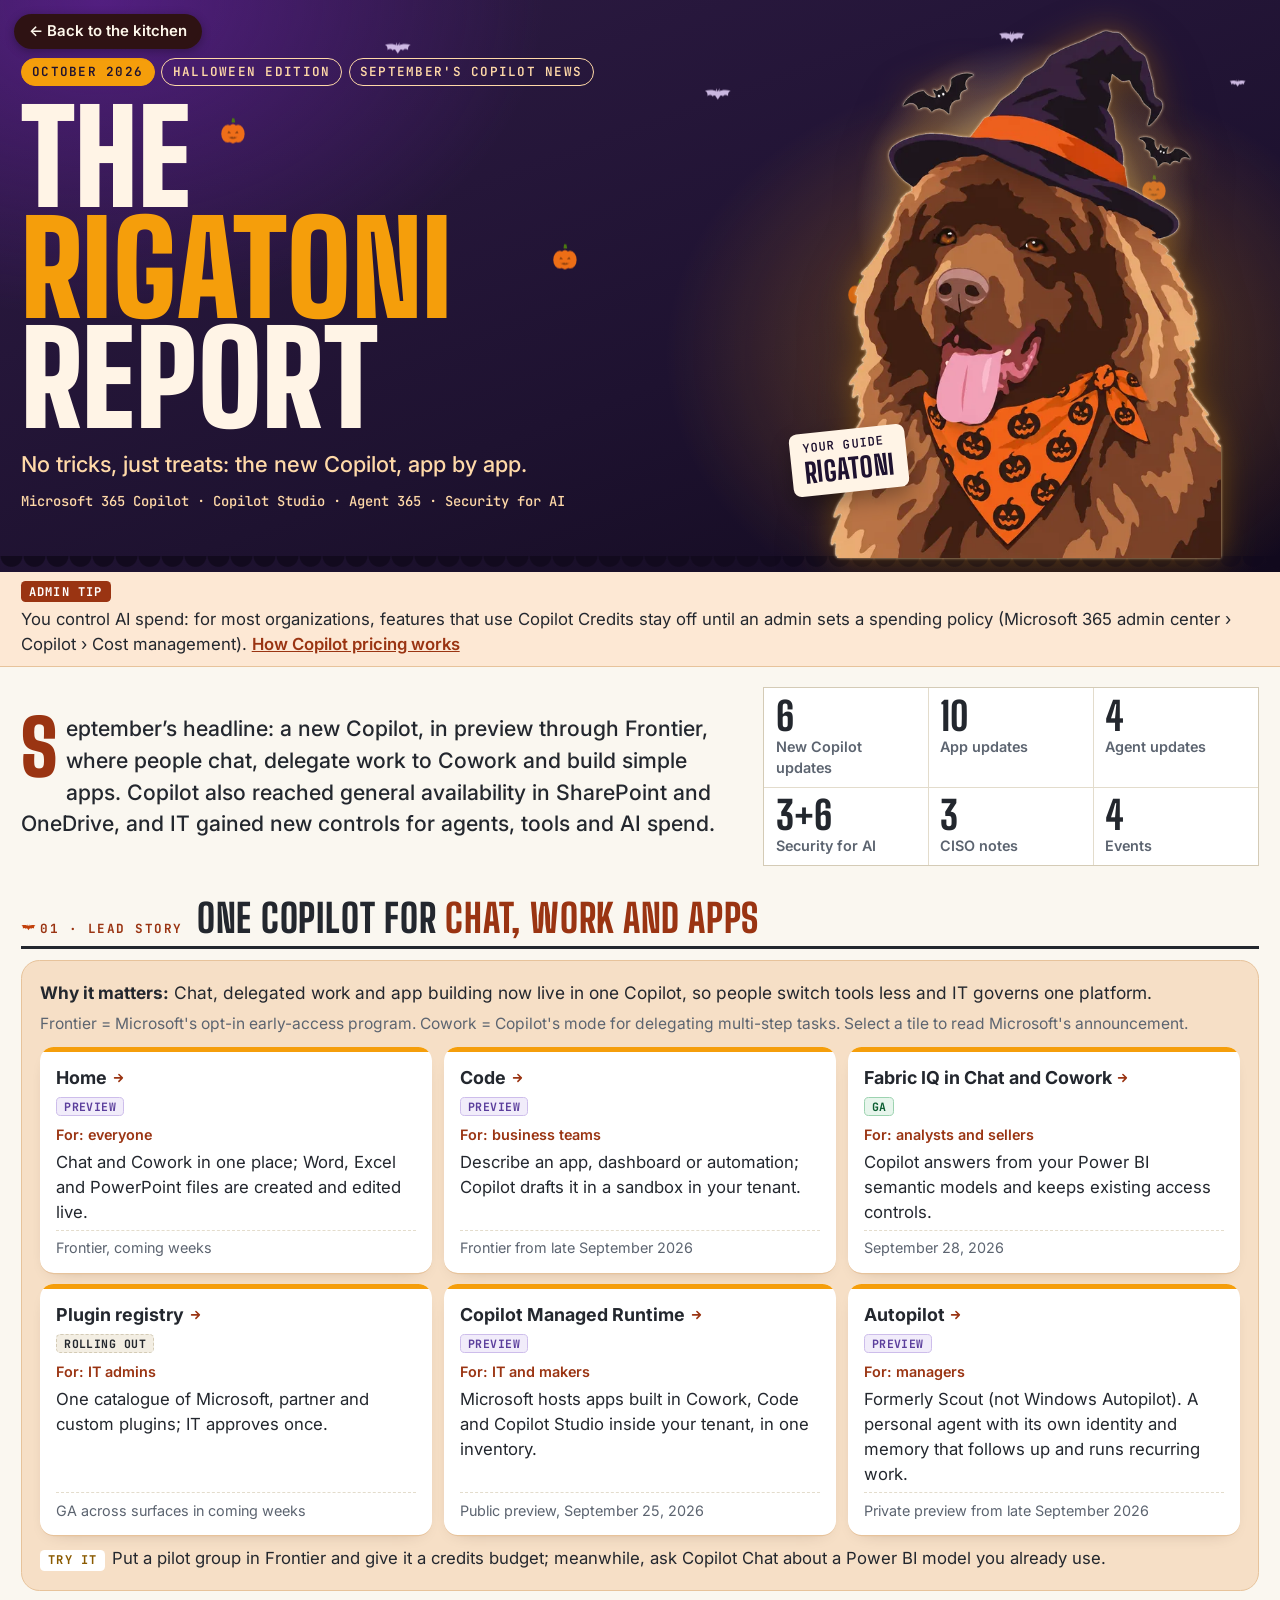
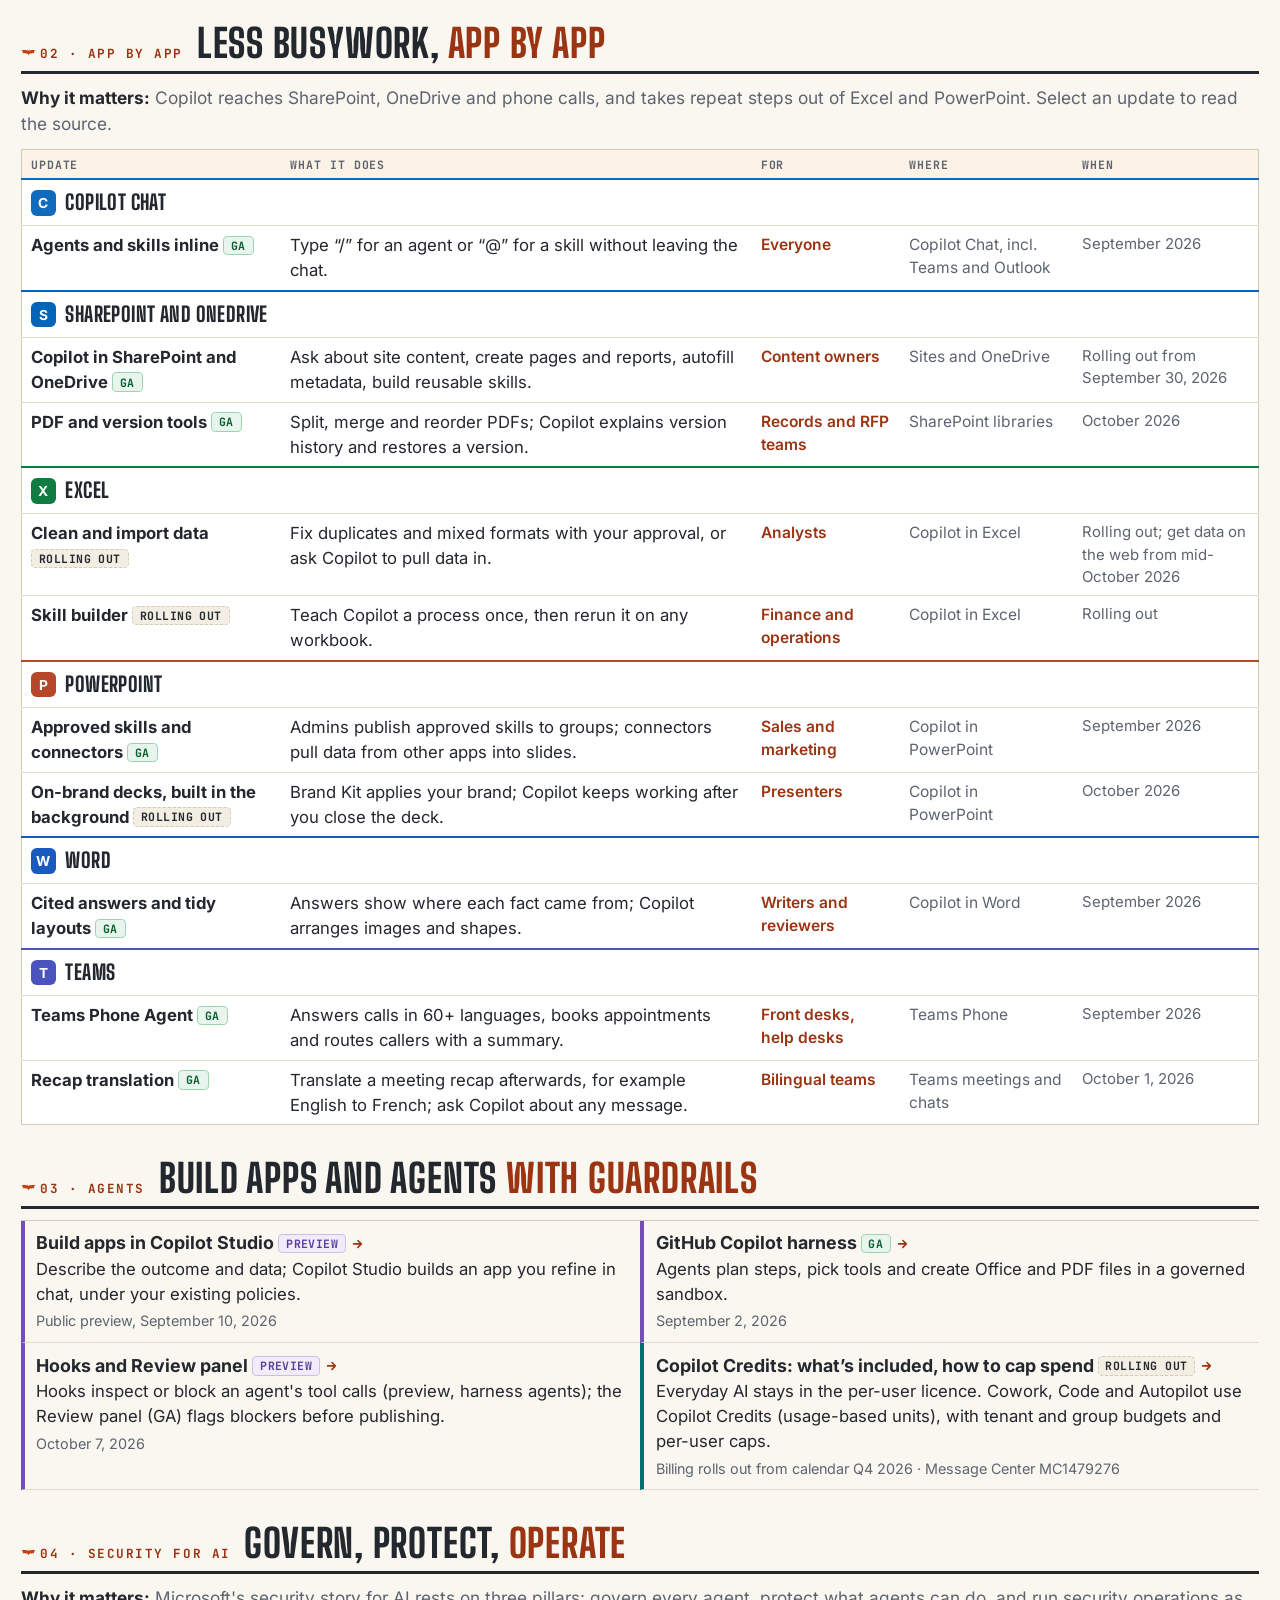
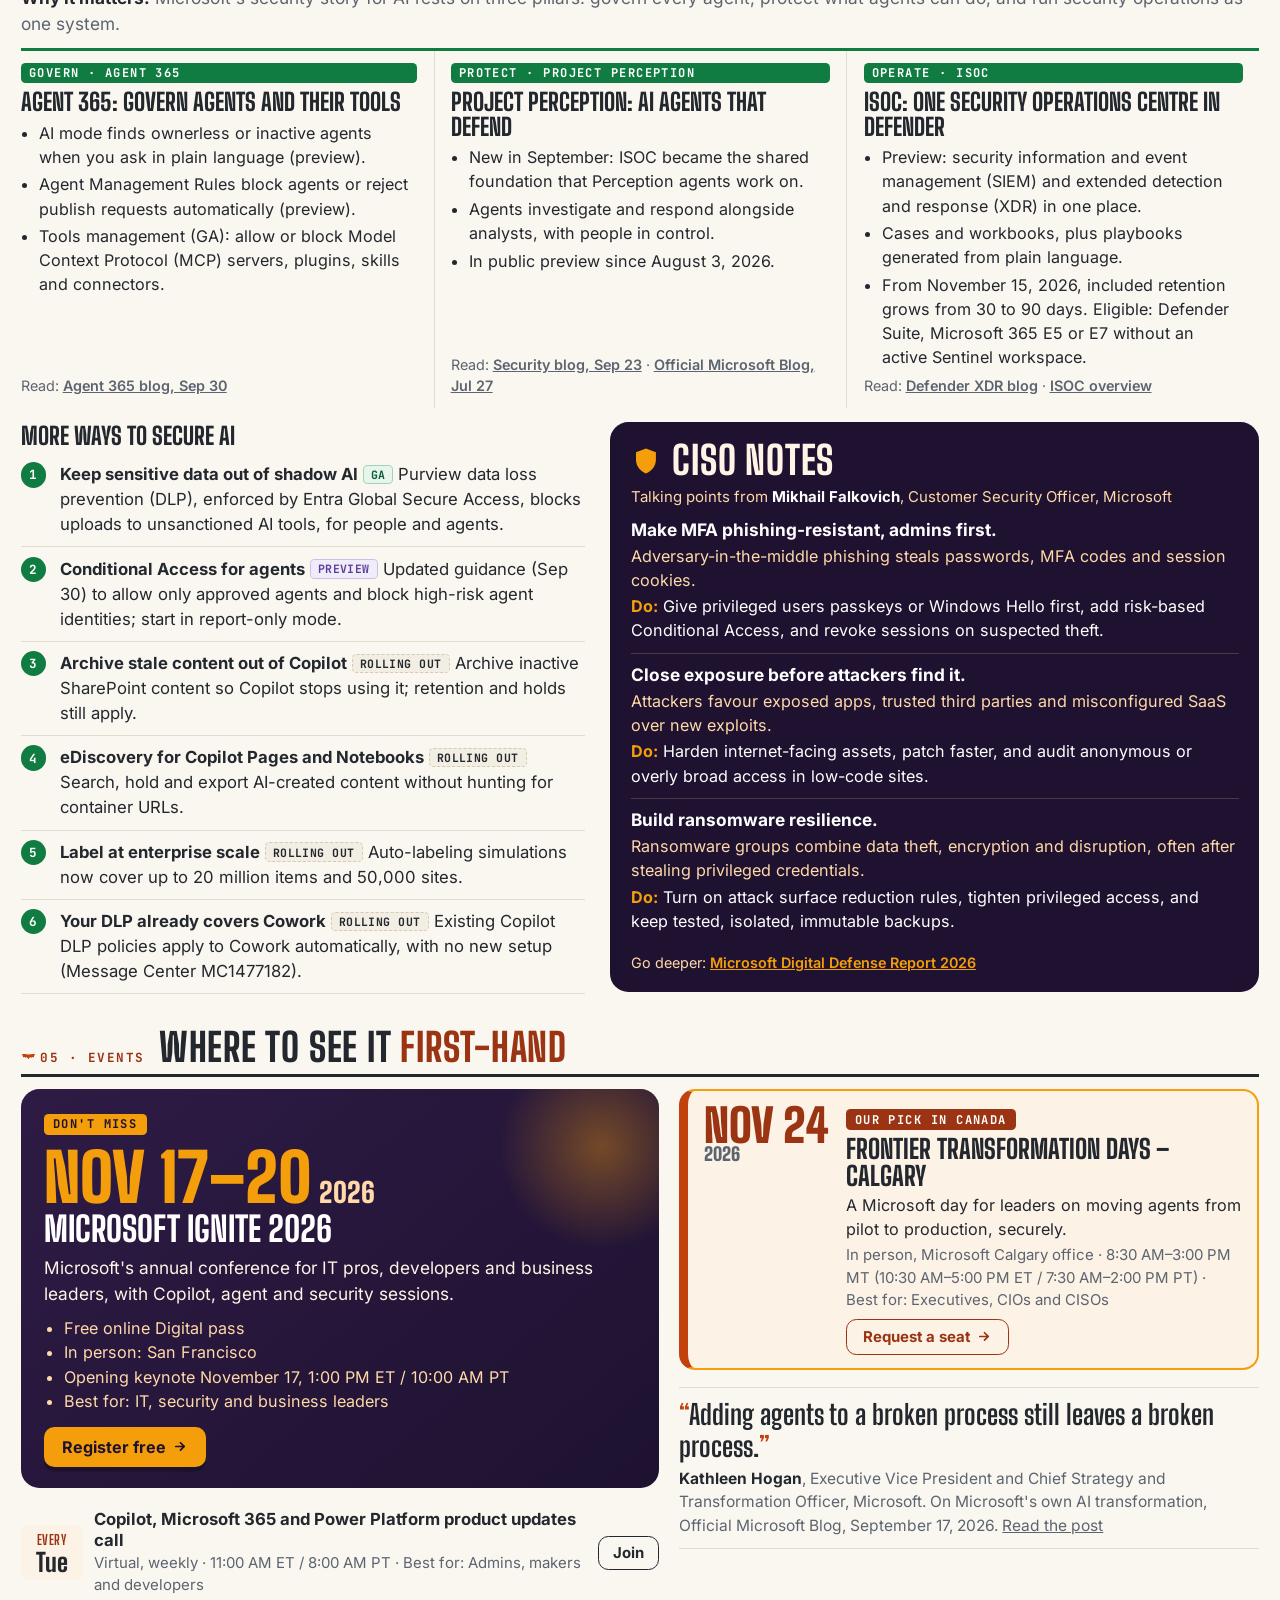
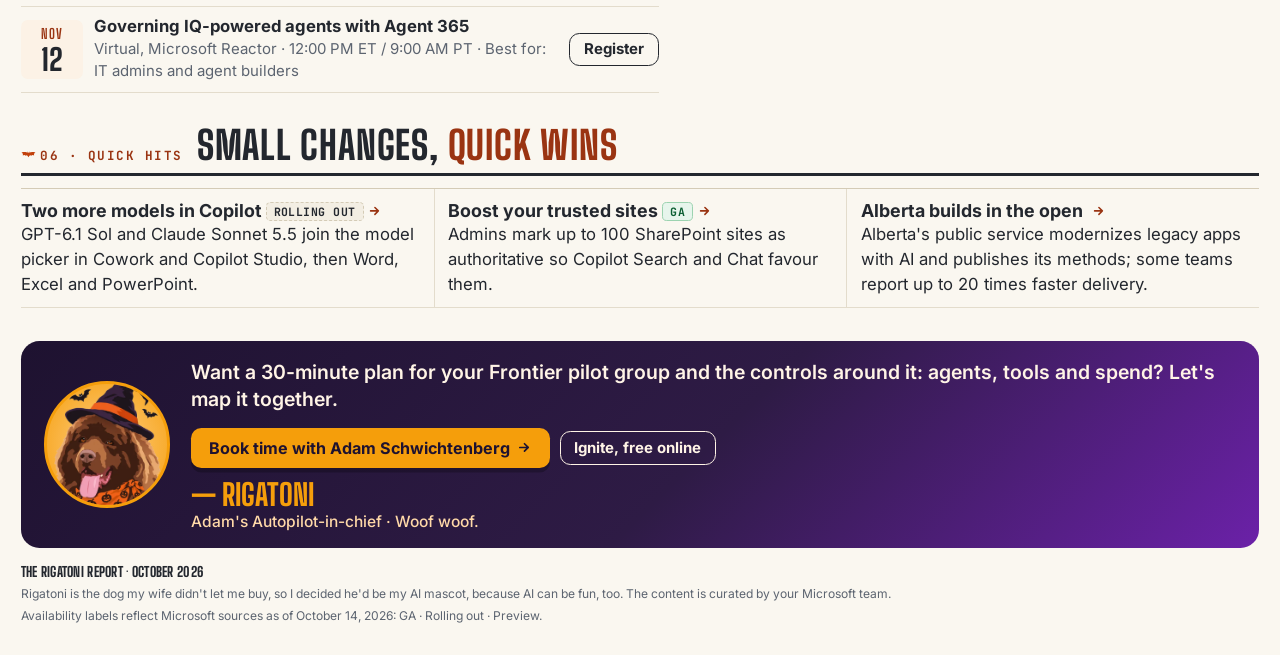
<file: issues/2026-10/index.html>
<!doctype html>
<html lang="en-CA" data-theme="2026-10">
<head><meta charset="utf-8"><meta name="viewport" content="width=device-width, initial-scale=1">
<title>The Rigatoni Report · October 2026</title><meta name="description" content="The new Copilot with Home, Code and Autopilot, September's app updates, agent controls, security for AI and notes for CISOs.">
<link rel="preconnect" href="https://fonts.googleapis.com"><link rel="preconnect" href="https://fonts.gstatic.com" crossorigin>
<link href="https://fonts.googleapis.com/css2?family=Big+Shoulders+Display:wght@700;800;900&family=Inter:wght@400;500;600;700&family=JetBrains+Mono:wght@500;700&display=swap" rel="stylesheet">
<style>:root{
  --paper:#FAF7F0;--card:#FFFFFF;--ink:#23272E;--ink-soft:#5C6470;--hair:#E3DCCC;--hair-strong:#D4CBB6;
  --s1:#0F6CBD;--s2:#026F72;--s3:#7450B5;--s4:#8C5A0E;--s5:#107C41;
  --c-copilot:#0F6CBD;--c-excel:#107C41;--c-ppt:#B7472A;--c-word:#185ABD;--c-teams:#4B53BC;--c-ws:#026F72;--c-onedrive:#0364B8;
  --display:"Big Shoulders Display","Arial Narrow","Roboto Condensed","Helvetica Neue",Arial,sans-serif;
  --body:"Inter","Segoe UI",system-ui,-apple-system,Arial,sans-serif;
  --mono:"JetBrains Mono","Cascadia Mono",Consolas,"Courier New",monospace;
}
:root[data-theme="2026-10"]{ /* THEME BLOCK: swap for a new month (60 paper / 30 panel / 10 accent) */
  --th-ground:#2E1B45;--th-ground-2:#1E1230;--th-ground-deep:#120A1E;
  --th-accent:#C2410C;--th-accent-t:#9A3412;--th-hi:#F59E0B;--th-hi-t:#8A5A00;--th-hi-soft:#FFD08A;
  --th-on-ground:#FFF4E6;--th-on-ground-soft:#FFD9A8;
  --th-panel:#F6DFC6;--th-panel-line:#E7C39B;--th-tint:#FDE8D4;--th-tint-2:#FCF2E6;
  --th-alert:#6B21A8;--th-glow:rgba(245,158,11,.38);--th-glow-2:rgba(107,33,168,.6);
  --th-leaf-1:#E9D5FF;--th-leaf-2:#F97316;--th-leaf-3:#C4B5FD;
  --primary:var(--th-hi);--on-primary:var(--th-ground-2);
}
*{box-sizing:border-box}html{scroll-behavior:smooth}
body{margin:0;font-family:var(--body);font-size:15px;line-height:1.5;color:var(--ink);background:var(--paper);-webkit-font-smoothing:antialiased}
a{color:inherit}
:focus-visible{outline:3px solid var(--ink);outline-offset:2px;box-shadow:0 0 0 6px var(--th-hi);border-radius:4px}
.vh{position:absolute;width:1px;height:1px;overflow:hidden;clip:rect(0 0 0 0);white-space:nowrap}
.skip:focus{position:fixed!important;top:8px;left:8px;width:auto;height:auto;clip:auto;z-index:99;background:#fff;padding:8px 12px}
.wrap{max-width:1120px;margin:0 auto;padding:0 18px}
h1,h2,h3{margin:0}p{margin:0}
h2{font-family:var(--display);font-weight:800;font-size:clamp(26px,3vw,34px);line-height:1.05;text-transform:uppercase;letter-spacing:.02em}
h2 .ac{color:var(--th-accent-t)}
h3{font-family:var(--body);font-weight:700;font-size:15.5px;line-height:1.3}

/* masthead */
.mast{position:relative;overflow:hidden;color:var(--th-on-ground);background:radial-gradient(480px 380px at 80% 62%,var(--th-glow),transparent 65%),radial-gradient(640px 460px at 8% 0,var(--th-glow-2),transparent 60%),linear-gradient(160deg,var(--th-ground),var(--th-ground-2) 60%,var(--th-ground-deep))}
.mast-in{position:relative;max-width:1120px;margin:0 auto;padding:26px 18px 0;display:grid;grid-template-columns:1.3fr .8fr;gap:8px;align-items:end;min-height:360px}
.mast-l{padding-bottom:40px;position:relative;z-index:2}
.edition{display:flex;flex-wrap:wrap;gap:6px;font:600 11px var(--mono);letter-spacing:.1em;text-transform:uppercase}
.chip{padding:4px 9px;border-radius:999px;border:1px solid var(--th-on-ground-soft);color:var(--th-on-ground-soft)}.chip.solid{background:var(--th-hi);border-color:var(--th-hi);color:var(--th-ground-2)}
.mast h1{font-family:var(--display);font-weight:900;text-transform:uppercase;font-size:clamp(54px,9vw,112px);line-height:.86;margin-top:14px;letter-spacing:.005em}
.mast h1 .r{color:var(--th-hi);display:block}
.tagline{font-family:var(--body);font-size:clamp(16px,1.8vw,19px);margin-top:12px;color:var(--th-on-ground-soft);font-weight:500}
.topics{margin-top:10px;font:500 12px var(--mono);color:var(--th-on-ground-soft)}
.mast-r{position:relative;display:flex;justify-content:center;z-index:1}
.sun{position:absolute;bottom:30px;left:50%;width:340px;height:340px;margin-left:-170px;border-radius:50%;background:radial-gradient(circle at 50% 45%,var(--th-glow),transparent 70%)}
.rig{position:relative;display:block;width:min(340px,100%);height:auto;filter:drop-shadow(0 16px 22px rgba(0,0,0,.35));margin-bottom:-2px}
.nameplate{position:absolute;left:0;bottom:56px;z-index:3;transform:rotate(-6deg);background:var(--th-on-ground);color:var(--th-ground-2);font:600 10.5px var(--mono);letter-spacing:.1em;text-transform:uppercase;padding:6px 11px;border-radius:7px;box-shadow:0 8px 18px rgba(0,0,0,.3)}
.nameplate b{display:block;font-family:var(--display);font-weight:800;font-size:24px;letter-spacing:.02em}
.leaf{position:absolute;top:-50px;width:24px;height:24px;opacity:.85;animation:flit 14s linear infinite;z-index:1;pointer-events:none}
.lc1{color:var(--th-leaf-1)}.lc2{color:var(--th-leaf-2)}.lc3{color:var(--th-leaf-3)}
.l0{left:5%;animation-delay:-2s}.l1{left:17%;width:18px;animation-delay:-7s}.l2{left:30%;animation-delay:-11s}.l3{left:43%;width:16px;animation-delay:-4s}.l4{left:55%;animation-delay:-9s}.l5{left:66%;width:20px;animation-delay:-1s}.l6{left:78%;animation-delay:-6s}.l7{left:89%;width:18px;animation-delay:-12s}.l8{left:96%;width:15px;animation-delay:-3s}
@keyframes flit{0%{transform:translate(-40px,150px) rotate(-6deg);opacity:0}30%{opacity:.9}55%{transform:translate(30px,60px) rotate(6deg)}100%{transform:translate(0,90px) rotate(0)}}:root[data-theme='2026-10'] .leaf{animation-duration:4.8s;animation-iteration-count:1;animation-fill-mode:both;animation-timing-function:ease-out}:root[data-theme='2026-10'] .l0{animation-delay:0s;top:-40px}:root[data-theme='2026-10'] .l1{animation-delay:.2s;top:10px}:root[data-theme='2026-10'] .l2{animation-delay:.4s;top:-60px}:root[data-theme='2026-10'] .l3{animation-delay:.1s;top:120px}:root[data-theme='2026-10'] .l4{animation-delay:.5s;top:-20px}:root[data-theme='2026-10'] .l5{animation-delay:.3s;top:150px}:root[data-theme='2026-10'] .l6{animation-delay:.6s;top:-70px}:root[data-theme='2026-10'] .l7{animation-delay:.25s;top:60px}:root[data-theme='2026-10'] .l8{animation-delay:.45s;top:-30px}:root[data-theme='2026-10'] .leaf.mo1{color:var(--th-leaf-1)}:root[data-theme='2026-10'] .leaf.mo2{width:26px;height:26px;color:var(--th-leaf-2);opacity:.95}:root[data-theme='2026-10'] .rig{filter:drop-shadow(0 0 1.5px rgba(255,217,168,.8)) drop-shadow(0 0 14px rgba(245,158,11,.35)) drop-shadow(0 16px 22px rgba(0,0,0,.35))}:root[data-theme='2026-10'] .sun{bottom:150px;width:300px;height:300px;margin-left:-150px;background:radial-gradient(circle at 50% 50%,rgba(255,233,194,.55) 0 34%,rgba(255,217,168,.22) 50%,transparent 70%)}@media(max-width:820px){:root[data-theme='2026-10'] .sun{bottom:62px;width:140px;height:140px;margin-left:-70px}}@media(max-width:480px){:root[data-theme='2026-10'] .sun{bottom:42px;width:96px;height:96px;margin-left:-48px}}
@keyframes fall{0%{transform:translate(0,0) rotate(0)}50%{transform:translate(28px,220px) rotate(160deg)}100%{transform:translate(-10px,460px) rotate(340deg);opacity:0}}
.edge{display:block;height:14px;background:radial-gradient(circle at 10px 0,var(--th-ground-deep) 9px,transparent 10px) 0 0/20px 14px repeat-x}
@media(max-width:820px){.mast-in{grid-template-columns:1fr 150px;min-height:0;padding-top:18px}.mast-l{padding-bottom:18px}.rig{width:150px}.sun{width:180px;height:180px;margin-left:-90px;bottom:10px}.nameplate,.topics{display:none}.mast h1{font-size:52px}}
@media(max-width:480px){.mast-in{grid-template-columns:1fr 104px}.rig{width:104px}.mast h1{font-size:clamp(34px,11vw,42px)}.sun{width:120px;height:120px;margin-left:-60px}}

.bar{background:var(--th-tint);color:var(--ink);border-bottom:1px solid var(--th-panel-line)}
.bar .wrap{display:flex;flex-wrap:wrap;gap:4px 12px;align-items:center;padding-top:8px;padding-bottom:8px;font-size:14.5px}
.bar b{font:700 10.5px var(--mono);letter-spacing:.1em;text-transform:uppercase;background:var(--th-accent-t);color:#fff;padding:2px 7px;border-radius:4px}.bar a{color:var(--th-accent-t);font-weight:600}

section{padding:28px 0 0;scroll-margin-top:10px}
.sh{display:flex;align-items:baseline;flex-wrap:wrap;gap:6px 12px;border-bottom:3px solid var(--ink);padding-bottom:6px;margin-bottom:10px}
.k{font:700 11px var(--mono);letter-spacing:.12em;text-transform:uppercase;color:var(--th-accent-t);white-space:nowrap}
.k svg{width:13px;height:13px;vertical-align:-2px;margin-right:4px;color:var(--th-accent)}
.why{font-size:15px;color:var(--ink-soft);margin-bottom:10px}.why b{color:var(--ink)}
.b{display:inline-block;font:700 10px var(--mono);letter-spacing:.04em;text-transform:uppercase;padding:1px 6px;border-radius:4px;border:1px solid;white-space:nowrap;vertical-align:1px}
.b-ga{color:#0B5E32;background:#E7F5EC;border-color:#9CD3B0}.b-rolling{color:var(--ink);background:#F3EEE3;border-color:var(--hair-strong);border-style:dashed}
.b-preview{color:#5B3E9C;background:#F1ECFA;border-color:#CDBDEB}.b-roadmap{color:#7A4A06;background:#FBF0DD;border-color:#E7C78E}.b-change{color:#7F1D1D;background:#FDECEC;border-color:#F3B4B4}
a.src-link{text-decoration:none}a.src-link:hover h3,a.src-link:focus-visible h3{text-decoration:underline;text-decoration-color:var(--th-accent);text-underline-offset:3px}
.go{width:12px;height:12px;vertical-align:-1px;margin-left:4px;color:var(--th-accent-t);transition:transform .2s}

.top{display:grid;grid-template-columns:1.6fr 1fr;gap:20px;padding-top:18px;align-items:center}
.opening{font-size:clamp(16.5px,1.8vw,18.5px);line-height:1.5;font-weight:500}
.opening::first-letter{float:left;font-family:var(--display);font-weight:900;font-size:3.6em;line-height:.8;padding:4px 8px 0 0;color:var(--th-accent-t)}
.glance{display:grid;grid-template-columns:repeat(3,1fr);border:1px solid var(--hair-strong);background:var(--card)}
.g{padding:7px 10px;border-right:1px solid var(--hair);border-bottom:1px solid var(--hair)}.g:nth-child(3n){border-right:0}.g:nth-child(n+4){border-bottom:0}
.g .v{font-family:var(--display);font-size:34px;line-height:1;font-weight:800}.g .l{font-size:12.5px;font-weight:600;color:var(--ink-soft)}
@media(max-width:820px){.top{grid-template-columns:1fr}}

/* LEAD: 30% panel with 10% accent tiles */
.panel{background:var(--th-panel);border:1px solid var(--th-panel-line);border-radius:16px;padding:16px}
.panel .why{color:var(--ink)}.panel .defn{font-size:13.5px;color:var(--ink-soft);margin:-4px 0 10px}
.tiles{display:grid;grid-template-columns:repeat(3,1fr);gap:10px}
.tile{position:relative;display:flex;flex-direction:column;gap:4px;background:var(--card);border-radius:12px;padding:16px 14px 12px;text-decoration:none;overflow:hidden;
  box-shadow:0 1px 0 var(--th-panel-line),0 6px 16px -12px rgba(43,22,16,.45);transition:background-color .8s ease,box-shadow .8s ease}
/* v0.9b micro-interaction: the gold top bar fills with the accent colour, left to right, and the arrow nudges. Card itself never moves. */
.tile::before,.tile::after{content:'';position:absolute;left:0;right:0;top:0;height:4px;pointer-events:none}
.tile::before{background:var(--th-hi)}
.tile::after{background:var(--th-accent);opacity:.45;transform:scaleX(0);transform-origin:left center;transition:transform 1.1s cubic-bezier(.25,.1,.25,1)}
.tile:hover,.tile:focus-visible{background-color:#FFFAF2}
.tile:hover::after,.tile:focus-visible::after{transform:scaleX(1)}
.tile .go{transition:transform .8s cubic-bezier(.25,.1,.25,1)}
.tile:hover .go,.tile:focus-visible .go{transform:translateX(4px)}
.tile:focus-visible{box-shadow:0 0 0 3px var(--th-hi);outline-offset:3px}
.tile .who{font-size:12.5px;font-weight:600;color:var(--th-accent-t)}.tile p{font-size:14.5px}
.tile .when{margin-top:auto;padding-top:6px;font-size:12.5px;color:var(--ink-soft);border-top:1px dashed var(--hair)}
.try{margin-top:10px;font-size:14.5px}.try b{font:700 10.5px var(--mono);letter-spacing:.1em;text-transform:uppercase;color:var(--th-hi-t);background:var(--card);padding:2px 7px;border-radius:4px;margin-right:6px}
@media(max-width:860px){.tiles{grid-template-columns:repeat(2,1fr)}}@media(max-width:560px){.tiles{grid-template-columns:1fr}}

/* app table */
table.apps{width:100%;border-collapse:collapse;font-size:14.5px;background:var(--card);border:1px solid var(--hair-strong)}
.apps th{font:700 10px var(--mono);letter-spacing:.08em;text-transform:uppercase;color:var(--ink-soft);text-align:left;padding:6px 8px;background:var(--th-tint-2);border-bottom:1px solid var(--hair-strong)}
.apps td{padding:6px 8px;border-top:1px solid var(--hair);vertical-align:top}
.apps tr.grp td{padding:6px 8px;border-top:2px solid var(--ac);font-family:var(--display);font-weight:800;font-size:18px;text-transform:uppercase;letter-spacing:.02em}
.ico{display:inline-grid;place-items:center;width:22px;height:22px;border-radius:5px;font:700 12px var(--body);color:#fff;background:var(--ac);margin-right:8px;vertical-align:2px}
.apps td.t{font-weight:700;width:21%}.apps td.t a{text-decoration:none}.apps td.t a:hover{text-decoration:underline}
.apps td.who{width:12%;color:var(--th-accent-t);font-weight:600;font-size:13.5px}.apps td.where{width:14%;font-size:13.5px;color:var(--ink-soft)}.apps td.when{width:15%;font-size:13px;color:var(--ink-soft)}
@media(max-width:760px){
  .apps thead{position:absolute;width:1px;height:1px;overflow:hidden;clip:rect(0 0 0 0)}
  .apps,.apps tbody,.apps tr,.apps td{display:block;width:auto!important}
  .apps tr{padding:7px 10px;border-top:1px solid var(--hair)}.apps td{border:0;padding:1px 0}
  .apps td[data-l]::before{content:attr(data-l) ': ';font-weight:700;font-size:12px;color:var(--ink-soft)}.apps tr.grp{padding:0}.apps tr.grp td{padding:6px 10px}
}

/* agents */
.agents{display:grid;grid-template-columns:repeat(3,1fr);gap:0;border-top:1px solid var(--hair-strong)}
.ag{display:block;padding:9px 12px 9px 10px;border-bottom:1px solid var(--hair);border-left:4px solid var(--ac);text-decoration:none}
.ag:hover .go{transform:translateX(4px)}.ag p{font-size:14.5px;margin-top:2px}.ag .when{font-size:12.5px;color:var(--ink-soft);margin-top:3px}
@media(max-width:900px){.agents{grid-template-columns:repeat(2,1fr)}}@media(max-width:600px){.agents{grid-template-columns:1fr}}

/* security for AI + CISO notes side by side */
.secgrid{display:grid;grid-template-columns:1fr 1.15fr;gap:22px}
.controls{list-style:none;margin:0;padding:0;counter-reset:c}
.controls li{counter-increment:c;display:grid;grid-template-columns:26px 1fr;gap:8px;padding:8px 0;border-bottom:1px solid var(--hair);font-size:14.5px}
.controls li::before{content:counter(c);width:22px;height:22px;border-radius:50%;display:grid;place-items:center;font:700 11px var(--mono);color:#fff;background:var(--s5)}
.controls a{font-weight:700;text-decoration:none}.controls a:hover{text-decoration:underline}
.controls code{font-family:var(--mono);font-size:12.5px;font-weight:600;background:#F3EEE3;padding:0 4px}
.ciso{background:var(--th-ground-2);color:var(--th-on-ground);border-radius:16px;padding:16px 18px}
.ciso-h{display:flex;gap:10px;align-items:center}.ciso-h svg{width:26px;height:26px;color:var(--th-hi)}
.ciso h2{color:var(--th-on-ground)}.ciso .by{font-size:13px;color:var(--th-on-ground-soft);margin-top:4px}.ciso .by b{color:#fff}
.cp{padding:9px 0;border-bottom:1px solid rgba(255,231,184,.18)}.cp:last-of-type{border-bottom:0}
.cp h3{color:#fff;font-size:15px}.cp p{font-size:14px;color:var(--th-on-ground-soft);margin-top:2px}.cp .do{color:#fff}.cp .do b{color:var(--th-hi)}
.ciso .note{font-size:12.5px;color:var(--th-on-ground-soft);margin-top:8px}.ciso a{color:var(--th-hi);font-weight:600}
@media(max-width:860px){.secgrid{grid-template-columns:1fr}}

/* events */
.evgrid{display:grid;grid-template-columns:1.1fr 1fr;gap:18px;align-items:start}
.feature{background:linear-gradient(140deg,var(--th-ground),var(--th-ground-2));color:var(--th-on-ground);border-radius:16px;padding:18px 20px;position:relative;overflow:hidden}
.feature::after{content:'';position:absolute;right:-40px;top:-40px;width:180px;height:180px;border-radius:50%;background:radial-gradient(circle,var(--th-glow),transparent 70%)}
.feature .tag{font:700 10.5px var(--mono);letter-spacing:.12em;text-transform:uppercase;color:var(--th-ground-2);background:var(--th-hi);padding:2px 8px;border-radius:4px}
.feature .fd{font-family:var(--display);font-weight:900;font-size:clamp(40px,13vw,58px);line-height:.9;text-transform:uppercase;margin-top:10px;color:var(--th-hi)}
.feature .fd small{font-size:24px;color:var(--th-on-ground-soft);margin-left:6px}
.feature h3{font-family:var(--display);font-weight:800;font-size:30px;text-transform:uppercase;line-height:1;margin-top:4px;color:#fff}
.feature p{font-size:15px;margin-top:8px;color:var(--th-on-ground)}.feature ul{margin:8px 0 0;padding-left:18px;font-size:14px;color:var(--th-on-ground-soft)}
.feature .cta{margin-top:12px}
.ev{display:grid;grid-template-columns:54px 1fr auto;gap:10px;align-items:center;padding:8px 0;border-bottom:1px solid var(--hair)}
.date{text-align:center;background:var(--th-tint-2);padding:4px 2px;border-radius:6px}
.date .m{display:block;font-family:var(--display);font-weight:700;font-size:13px;letter-spacing:.08em;text-transform:uppercase;color:var(--th-accent-t)}.date .d{display:block;font-family:var(--display);font-size:26px;line-height:1;font-weight:800}
.ev h3{font-size:14.5px}.ev .det{font-family:var(--body);font-size:13px;color:var(--ink-soft)}
.ev .cta{margin-top:0}
@media(max-width:860px){.evgrid{grid-template-columns:1fr}}@media(max-width:420px){.feature .fd small{display:block;margin:2px 0 0}}@media(max-width:520px){.ev{grid-template-columns:50px 1fr}.ev .cta{grid-column:2;justify-self:start}}

.voice{margin:16px 0 0;display:grid;grid-template-columns:auto 1fr;gap:4px 16px;align-items:center;border-top:1px solid var(--hair);border-bottom:1px solid var(--hair);padding:10px 0}
.voice blockquote{margin:0;font-family:var(--display);font-weight:700;font-size:24px;line-height:1.15;grid-column:1/-1;color:var(--ink)}
.voice blockquote::before{content:'“';color:var(--th-accent)}.voice blockquote::after{content:'”';color:var(--th-accent)}
.voice figcaption{font-size:13.5px;color:var(--ink-soft);grid-column:1/-1}.voice figcaption b{color:var(--ink)}

.cta{display:inline-flex;align-items:center;gap:6px;margin-top:8px;text-decoration:none;font:700 14px var(--body);border-radius:9px;padding:9px 16px;background:var(--primary);color:var(--on-primary);box-shadow:0 4px 0 rgba(0,0,0,.25);}
.cta{transition:box-shadow 1.1s cubic-bezier(.25,.1,.25,1),background-color 1.1s cubic-bezier(.25,.1,.25,1)}.cta:hover,.cta:focus-visible{box-shadow:0 4px 0 rgba(0,0,0,.25),inset 0 0 0 999px rgba(194,65,12,.18)}.cta.ghost:hover,.cta.ghost:focus-visible{box-shadow:none;background:rgba(245,158,11,.18)}.cta svg{width:13px;height:13px;transition:transform .8s cubic-bezier(.25,.1,.25,1)}.cta:hover svg{transform:translateX(4px)}
.cta.ghost{background:transparent;color:inherit;border:1.5px solid currentColor;box-shadow:none;padding:6px 12px;font-size:13px}

.hits{display:grid;grid-template-columns:repeat(3,1fr);gap:0;border-top:1px solid var(--hair-strong)}
.hit{display:block;padding:9px 12px 9px 0;border-bottom:1px solid var(--hair);text-decoration:none;font-size:14.5px}.hit+.hit{padding-left:12px;border-left:1px solid var(--hair)}
.hit:hover .go{transform:translateX(4px)}
@media(max-width:760px){.hits{grid-template-columns:1fr}.hit+.hit{padding-left:0;border-left:0}}

.close{margin-top:28px;display:grid;grid-template-columns:110px 1fr;gap:18px;align-items:center;padding:16px 20px;border-radius:16px;color:var(--th-on-ground);background:linear-gradient(135deg,var(--th-ground-2),var(--th-ground) 55%,var(--th-alert))}
.pup{width:110px;height:110px;border-radius:50%;object-fit:cover;object-position:50% 18%;background:radial-gradient(circle,var(--th-hi-soft),var(--th-hi));border:3px solid var(--th-hi)}
.close .big{font-size:17px;line-height:1.4;font-weight:600}.close .ctas{display:flex;flex-wrap:wrap;gap:8px;align-items:center;margin-top:4px}.close .cta.ghost{color:var(--th-on-ground)}
.sign{margin-top:10px;font-family:var(--display);font-weight:800;font-size:26px;text-transform:uppercase;line-height:1;color:var(--th-hi)}
.sign span{display:block;font-family:var(--body);font-weight:500;font-size:13.5px;text-transform:none;color:var(--th-on-ground-soft);margin-top:4px}
footer{margin:12px 0 26px;font-size:10.5px;line-height:1.4;color:var(--ink-soft)}footer b{font-family:var(--display);font-weight:800;font-size:12px;text-transform:uppercase;color:var(--ink);letter-spacing:.02em}footer p+p{margin-top:4px}
@media(max-width:560px){.close{grid-template-columns:1fr}}

/* desktop default zoom (~150% on wide screens); media queries use the real viewport */
@media screen and (min-width:1180px){html{zoom:1.15}}@media screen and (min-width:1360px){html{zoom:1.3}}@media screen and (min-width:1500px){html{zoom:1.5}}
/* security pillars */
.more-h{font-family:var(--display);font-weight:800;font-size:21px;text-transform:uppercase;line-height:1;margin:2px 0 4px}.secgrid{align-items:start}
.pillars{display:grid;grid-template-columns:repeat(3,1fr);gap:0;border-top:3px solid var(--s5);margin-bottom:12px}
.pil{padding:10px 14px 10px 0}.pil+.pil{padding-left:14px;border-left:1px solid var(--hair)}
.pil .k{font:700 10.5px var(--mono);letter-spacing:.12em;text-transform:uppercase;color:#fff;background:var(--s5);padding:2px 7px;border-radius:4px}
.pil h3{font-family:var(--display);font-weight:800;font-size:21px;line-height:1.02;text-transform:uppercase;margin-top:6px}
.pil ul{margin:5px 0 0;padding-left:16px;font-size:14px}.pil li+li{margin-top:3px}.pil code{font-family:var(--mono);font-size:12px;font-weight:600;background:#F3EEE3;padding:0 3px}
.pil .src{font-size:12.5px;margin-top:5px;color:var(--ink-soft)}.pil .src a{font-weight:600}
@media(max-width:860px){.pillars{grid-template-columns:1fr}.pil+.pil{padding-left:0;border-left:0;border-top:1px solid var(--hair)}}
/* Canada pick + partner chip */
.canada{margin-top:12px;display:flex;gap:14px;align-items:flex-start;padding:12px 14px;border-radius:14px;background:var(--th-tint-2);border:2px solid var(--th-hi);border-left:8px solid var(--th-accent)}
.canada .cd{flex:0 0 auto;font-family:var(--display);font-weight:900;font-size:40px;line-height:.9;text-transform:uppercase;color:var(--th-accent-t)}.canada .cd small{display:block;font-size:16px;color:var(--ink-soft)}
.canada .cb{flex:1 1 auto;min-width:0}
.canada .tag{display:inline-block;font:700 10.5px var(--mono);letter-spacing:.12em;text-transform:uppercase;color:#fff;background:var(--th-accent-t);padding:2px 8px;border-radius:4px}
.canada h3{font-family:var(--display);font-weight:800;font-size:23px;text-transform:uppercase;line-height:1;margin-top:5px}.canada p{font-size:14px;margin-top:3px}.canada .det{font-size:13px;color:var(--ink-soft)}.canada .cta{margin-top:6px;padding:7px 14px}
@media(max-width:480px){.canada{flex-direction:column}}
.partner{display:inline-block;font:700 10px var(--mono);letter-spacing:.08em;text-transform:uppercase;color:var(--ink);border:1px solid var(--hair-strong);background:var(--card);padding:1px 6px;border-radius:4px;margin-right:6px;vertical-align:1px}
@media print{html{zoom:1}}
.mast :focus-visible,.ciso :focus-visible,.feature :focus-visible,.close :focus-visible{outline-color:#fff;box-shadow:0 0 0 6px var(--th-ground-deep)}
.date{overflow:hidden}.date .m{font-size:12px;letter-spacing:.04em}.date.rec .d{font-size:22px}.date abbr{text-decoration:none}
.pil{display:flex;flex-direction:column}.pil .src{margin-top:auto;padding-top:5px}
.agents.four{grid-template-columns:repeat(2,1fr)}@media(max-width:600px){.agents.four{grid-template-columns:1fr}}
.top{grid-template-columns:1.45fr 1fr}@media(max-width:820px){.top{grid-template-columns:1fr}}
.canada .cta.ghost{color:var(--th-accent-t);border-color:var(--th-accent-t)}
.ag:focus-visible .go,.hit:focus-visible .go{transform:translateX(4px)}
@media(max-width:600px){.tile p,.ag p,.hit,.controls li,table.apps,.pil ul,.cp p,.canada p,.feature ul{font-size:15px}}
/* few-events layout: Ignite + rows | Canada pick + voice; mobile order restores priority */
.evgrid.few .canada{margin-top:0}.evgrid.few .evlist{margin-top:10px}.evgrid.few .voice{margin-top:14px}
@media(max-width:860px){.evgrid.few{display:flex;flex-direction:column;gap:12px}.evgrid.few>div{display:contents}.evgrid.few .feature{order:1}.evgrid.few .canada{order:2}.evgrid.few .evlist{order:3;margin-top:0}.evgrid.few .voice{order:4}}
@media (prefers-reduced-motion:reduce){*,*::before,*::after{animation:none!important;transition:none!important;scroll-behavior:auto!important}.leaf{display:none}.cta svg,.go{transform:none!important}}
@media print{
  body{font-size:10.5pt;background:#fff}.leaf,.skip,.sun{display:none}.mast-in{min-height:0}
  .mast,.bar,.panel,.ciso,.feature,.close,.ico,.controls li::before,.date,.b,.cta{-webkit-print-color-adjust:exact;print-color-adjust:exact}
  section{padding-top:14px}.tile,.ag,.ev,.cp,.controls li,.apps tr,.hit{break-inside:avoid}h2,.sh{break-after:avoid}
  .cta{box-shadow:none}a.cta[href^="http"]::after,.controls a[href^="http"]::after,.apps td.t a[href^="http"]::after,.pil .src a[href^="http"]::after,.ciso a[href^="http"]::after,.voice a[href^="http"]::after{content:" (" attr(href) ")";font:7.5pt var(--mono);color:var(--ink-soft);word-break:break-all}
}
</style></head>
<body><a class="rr-back" href="../../" style="position:fixed;top:12px;left:12px;z-index:9999;font:600 13px/1 Inter,Segoe UI,Arial,sans-serif;color:#fff8ec;background:rgba(43,18,6,.88);padding:9px 13px;border-radius:999px;text-decoration:none;box-shadow:0 2px 8px rgba(0,0,0,.3)">&larr; Back to the kitchen</a><style>@media print{.rr-back{display:none!important}}</style><svg width="0" height="0" style="position:absolute" aria-hidden="true"><defs>
<symbol id="m1" viewBox="0 0 64 32"><path d="M32 10C34 6 35 4 36 2c0 3 0 5-1 7 5-3 15-5 27-1-5 2-7 6-6 12-4-3-9-3-12 1-2-3-6-3-8 1-1 2-3 4-4 6-1-2-3-4-4-6-2-4-6-4-8-1-3-4-8-4-12-1 1-6-1-10-6-12 12-4 22-2 27 1-1-2-1-4-1-7 1 2 2 4 4 8z" fill="currentColor"/></symbol><symbol id="m2" viewBox="0 0 64 64"><path d="M30 6h5l2 9h-8z" fill="#4D7C0F"/><ellipse cx="21" cy="39" rx="14" ry="19" fill="currentColor"/><ellipse cx="43" cy="39" rx="14" ry="19" fill="currentColor"/><ellipse cx="32" cy="39" rx="12" ry="21" fill="currentColor"/><path d="M23 33l5 5h-8zM41 33l3 5h-8zM22 46c6 5 14 5 20 0l-4 1-2-2-2 3-2-3-2 2-2-2-2 2z" fill="rgba(0,0,0,.45)"/></symbol><symbol id="arr" viewBox="0 0 16 16"><path d="M3 8h9M8 4l4 4-4 4" fill="none" stroke="currentColor" stroke-width="1.8" stroke-linecap="round" stroke-linejoin="round"/></symbol>
<symbol id="shield" viewBox="0 0 24 24"><path d="M12 2l8 3v6c0 5-3.5 9.3-8 11-4.5-1.7-8-6-8-11V5z" fill="currentColor"/></symbol>
</defs></svg>
<a class="vh skip" href="#lead">Skip to the lead story</a>
<header class="mast"><div aria-hidden="true"><svg class="leaf l0 lc1 mo1"><use href="#m1"/></svg><svg class="leaf l1 lc2 mo2"><use href="#m2"/></svg><svg class="leaf l2 lc3 mo1"><use href="#m1"/></svg><svg class="leaf l3 lc1 mo2"><use href="#m2"/></svg><svg class="leaf l4 lc2 mo1"><use href="#m1"/></svg><svg class="leaf l5 lc3 mo2"><use href="#m2"/></svg><svg class="leaf l6 lc1 mo1"><use href="#m1"/></svg><svg class="leaf l7 lc2 mo2"><use href="#m2"/></svg><svg class="leaf l8 lc3 mo1"><use href="#m1"/></svg></div>
  <div class="mast-in"><div class="mast-l">
      <div class="edition"><span class="chip solid">October 2026</span><span class="chip">Halloween edition</span><span class="chip">September's Copilot news</span></div>
      <h1>The <span class="r">Rigatoni</span> Report</h1>
      <p class="tagline">No tricks, just treats: the new Copilot, app by app.</p>
      <p class="topics">Microsoft 365 Copilot · Copilot Studio · Agent 365 · Security for AI</p></div>
    <div class="mast-r"><div class="sun" aria-hidden="true"></div>
      <img class="rig" src="[data-uri]" alt="Rigatoni the Newfoundland, wearing a purple witch hat with an orange band and a jack-o'-lantern bandana, with two small bats" width="560" height="757">
      <div class="nameplate" aria-hidden="true">Your guide<b>Rigatoni</b></div></div></div>
  <div class="edge" aria-hidden="true"></div></header>
<div class="bar" role="note" aria-label="Admin tip"><div class="wrap"><b>Admin tip</b><span>You control AI spend: for most organizations, features that use Copilot Credits stay off until an admin sets a spending policy (Microsoft 365 admin center › Copilot › Cost management). <a href="https://techcommunity.microsoft.com/blog/microsoft-copilot-blog/evolution-of-the-copilot-pricing-model/4559416">How Copilot pricing works</a></span></div></div>
<main class="wrap">
  <div class="top"><p class="opening">September’s headline: a new Copilot, in preview through Frontier, where people chat, delegate work to Cowork and build simple apps. Copilot also reached general availability in SharePoint and OneDrive, and IT gained new controls for agents, tools and AI spend.</p><div class="glance" role="group" aria-label="At a glance"><div class="g"><div class="v">6</div><div class="l">New Copilot updates</div></div><div class="g"><div class="v">10</div><div class="l">App updates</div></div><div class="g"><div class="v">4</div><div class="l">Agent updates</div></div><div class="g"><div class="v">3+6</div><div class="l">Security for AI</div></div><div class="g"><div class="v">3</div><div class="l">CISO notes</div></div><div class="g"><div class="v">4</div><div class="l">Events</div></div></div></div>

  <section id="lead" aria-labelledby="h-lead">
    <div class="sh"><span class="k"><svg aria-hidden="true"><use href="#m1"/></svg>01 · Lead story</span><h2 id="h-lead">One Copilot for <span class="ac">chat, work and apps</span></h2></div>
    <div class="panel"><p class="why"><b>Why it matters:</b> Chat, delegated work and app building now live in one Copilot, so people switch tools less and IT governs one platform.</p><p class="defn">Frontier = Microsoft's opt-in early-access program. Cowork = Copilot's mode for delegating multi-step tasks. Select a tile to read Microsoft's announcement.</p>
      <div class="tiles"><a class="tile src-link" href="https://blogs.microsoft.com/blog/2026/09/25/introducing-the-new-copilot-with-home-code-and-autopilot/"><h3>Home<svg class="go" aria-hidden="true"><use href="#arr"/></svg></h3><div><span class="b b-preview">Preview</span></div><div class="who">For: everyone</div><p>Chat and Cowork in one place; Word, Excel and PowerPoint files are created and edited live.</p><div class="when">Frontier, coming weeks</div></a><a class="tile src-link" href="https://blogs.microsoft.com/blog/2026/09/25/introducing-the-new-copilot-with-home-code-and-autopilot/"><h3>Code<svg class="go" aria-hidden="true"><use href="#arr"/></svg></h3><div><span class="b b-preview">Preview</span></div><div class="who">For: business teams</div><p>Describe an app, dashboard or automation; Copilot drafts it in a sandbox in your tenant.</p><div class="when">Frontier from late September 2026</div></a><a class="tile src-link" href="https://blogs.microsoft.com/blog/2026/09/28/new-microsoft-data-innovations-unlock-what-only-your-business-knows/"><h3>Fabric IQ in Chat and Cowork<svg class="go" aria-hidden="true"><use href="#arr"/></svg></h3><div><span class="b b-ga">GA</span></div><div class="who">For: analysts and sellers</div><p>Copilot answers from your Power BI semantic models and keeps existing access controls.</p><div class="when">September 28, 2026</div></a><a class="tile src-link" href="https://blogs.microsoft.com/blog/2026/09/25/introducing-the-new-copilot-with-home-code-and-autopilot/"><h3>Plugin registry<svg class="go" aria-hidden="true"><use href="#arr"/></svg></h3><div><span class="b b-rolling">Rolling out</span></div><div class="who">For: IT admins</div><p>One catalogue of Microsoft, partner and custom plugins; IT approves once.</p><div class="when">GA across surfaces in coming weeks</div></a><a class="tile src-link" href="https://www.microsoft.com/en-us/copilot/blog/copilot-studio/build-where-you-want-run-with-confidence-now-microsoft-hosts-and-manages-the-code-created-by-copilot/"><h3>Copilot Managed Runtime<svg class="go" aria-hidden="true"><use href="#arr"/></svg></h3><div><span class="b b-preview">Preview</span></div><div class="who">For: IT and makers</div><p>Microsoft hosts apps built in Cowork, Code and Copilot Studio inside your tenant, in one inventory.</p><div class="when">Public preview, September 25, 2026</div></a><a class="tile src-link" href="https://blogs.microsoft.com/blog/2026/09/25/introducing-the-new-copilot-with-home-code-and-autopilot/"><h3>Autopilot<svg class="go" aria-hidden="true"><use href="#arr"/></svg></h3><div><span class="b b-preview">Preview</span></div><div class="who">For: managers</div><p>Formerly Scout (not Windows Autopilot). A personal agent with its own identity and memory that follows up and runs recurring work.</p><div class="when">Private preview from late September 2026</div></a></div>
      <p class="try"><b>Try it</b>Put a pilot group in Frontier and give it a credits budget; meanwhile, ask Copilot Chat about a Power BI model you already use.</p></div>
  </section>

  <section id="apps" aria-labelledby="h-apps">
    <div class="sh"><span class="k"><svg aria-hidden="true"><use href="#m1"/></svg>02 · App by app</span><h2 id="h-apps">Less busywork, <span class="ac">app by app</span></h2></div>
    <p class="why"><b>Why it matters:</b> Copilot reaches SharePoint, OneDrive and phone calls, and takes repeat steps out of Excel and PowerPoint. Select an update to read the source.</p>
    <table class="apps" role="table" aria-labelledby="h-apps"><thead role="rowgroup"><tr role="row"><th role="columnheader" scope="col">Update</th><th role="columnheader" scope="col">What it does</th><th role="columnheader" scope="col">For</th><th role="columnheader" scope="col">Where</th><th role="columnheader" scope="col">When</th></tr></thead><tbody role="rowgroup"><tr class="grp" role="row" style="--ac:var(--c-copilot)"><td colspan="5" role="cell"><span class="ico" aria-hidden="true">C</span>Copilot Chat</td></tr><tr role="row"><td class="t" role="cell"><a href="https://techcommunity.microsoft.com/blog/microsoft-copilot-blog/what%E2%80%99s-new-in-microsoft-copilot--september-2026/4559107">Agents and skills inline</a> <span class="b b-ga">GA</span></td><td role="cell" data-l="What">Type “/” for an agent or “@” for a skill without leaving the chat.</td><td class="who" role="cell" data-l="For">Everyone</td><td class="where" role="cell" data-l="Where">Copilot Chat, incl. Teams and Outlook</td><td class="when" role="cell" data-l="When">September 2026</td></tr><tr class="grp" role="row" style="--ac:var(--c-onedrive)"><td colspan="5" role="cell"><span class="ico" aria-hidden="true">S</span>SharePoint and OneDrive</td></tr><tr role="row"><td class="t" role="cell"><a href="https://learn.microsoft.com/en-us/sharepoint/copilot-in-sharepoint-get-started">Copilot in SharePoint and OneDrive</a> <span class="b b-ga">GA</span></td><td role="cell" data-l="What">Ask about site content, create pages and reports, autofill metadata, build reusable skills.</td><td class="who" role="cell" data-l="For">Content owners</td><td class="where" role="cell" data-l="Where">Sites and OneDrive</td><td class="when" role="cell" data-l="When">Rolling out from September 30, 2026</td></tr><tr role="row"><td class="t" role="cell"><a href="https://techcommunity.microsoft.com/blog/spblog/what%E2%80%99s-new-in-copilot-in-sharepoint-october-2026/4535423">PDF and version tools</a> <span class="b b-ga">GA</span></td><td role="cell" data-l="What">Split, merge and reorder PDFs; Copilot explains version history and restores a version.</td><td class="who" role="cell" data-l="For">Records and RFP teams</td><td class="where" role="cell" data-l="Where">SharePoint libraries</td><td class="when" role="cell" data-l="When">October 2026</td></tr><tr class="grp" role="row" style="--ac:var(--c-excel)"><td colspan="5" role="cell"><span class="ico" aria-hidden="true">X</span>Excel</td></tr><tr role="row"><td class="t" role="cell"><a href="https://techcommunity.microsoft.com/blog/ExcelBlog/beyond-analysis-copilot-gets-to-work-in-excel/4517581">Clean and import data</a> <span class="b b-rolling">Rolling out</span></td><td role="cell" data-l="What">Fix duplicates and mixed formats with your approval, or ask Copilot to pull data in.</td><td class="who" role="cell" data-l="For">Analysts</td><td class="where" role="cell" data-l="Where">Copilot in Excel</td><td class="when" role="cell" data-l="When">Rolling out; get data on the web from mid-October 2026</td></tr><tr role="row"><td class="t" role="cell"><a href="https://techcommunity.microsoft.com/blog/ExcelBlog/beyond-analysis-copilot-gets-to-work-in-excel/4517581">Skill builder</a> <span class="b b-rolling">Rolling out</span></td><td role="cell" data-l="What">Teach Copilot a process once, then rerun it on any workbook.</td><td class="who" role="cell" data-l="For">Finance and operations</td><td class="where" role="cell" data-l="Where">Copilot in Excel</td><td class="when" role="cell" data-l="When">Rolling out</td></tr><tr class="grp" role="row" style="--ac:var(--c-ppt)"><td colspan="5" role="cell"><span class="ico" aria-hidden="true">P</span>PowerPoint</td></tr><tr role="row"><td class="t" role="cell"><a href="https://techcommunity.microsoft.com/blog/microsoft-copilot-blog/what%E2%80%99s-new-in-microsoft-copilot--september-2026/4559107">Approved skills and connectors</a> <span class="b b-ga">GA</span></td><td role="cell" data-l="What">Admins publish approved skills to groups; connectors pull data from other apps into slides.</td><td class="who" role="cell" data-l="For">Sales and marketing</td><td class="where" role="cell" data-l="Where">Copilot in PowerPoint</td><td class="when" role="cell" data-l="When">September 2026</td></tr><tr role="row"><td class="t" role="cell"><a href="https://techcommunity.microsoft.com/blog/microsoft-copilot-blog/what%E2%80%99s-new-in-microsoft-copilot--september-2026/4559107">On-brand decks, built in the background</a> <span class="b b-rolling">Rolling out</span></td><td role="cell" data-l="What">Brand Kit applies your brand; Copilot keeps working after you close the deck.</td><td class="who" role="cell" data-l="For">Presenters</td><td class="where" role="cell" data-l="Where">Copilot in PowerPoint</td><td class="when" role="cell" data-l="When">October 2026</td></tr><tr class="grp" role="row" style="--ac:var(--c-word)"><td colspan="5" role="cell"><span class="ico" aria-hidden="true">W</span>Word</td></tr><tr role="row"><td class="t" role="cell"><a href="https://techcommunity.microsoft.com/blog/microsoft-copilot-blog/what%E2%80%99s-new-in-microsoft-copilot--september-2026/4559107">Cited answers and tidy layouts</a> <span class="b b-ga">GA</span></td><td role="cell" data-l="What">Answers show where each fact came from; Copilot arranges images and shapes.</td><td class="who" role="cell" data-l="For">Writers and reviewers</td><td class="where" role="cell" data-l="Where">Copilot in Word</td><td class="when" role="cell" data-l="When">September 2026</td></tr><tr class="grp" role="row" style="--ac:var(--c-teams)"><td colspan="5" role="cell"><span class="ico" aria-hidden="true">T</span>Teams</td></tr><tr role="row"><td class="t" role="cell"><a href="https://techcommunity.microsoft.com/blog/microsoftteamsblog/whats-new-in-microsoft-teams--august---september-2026/4556438">Teams Phone Agent</a> <span class="b b-ga">GA</span></td><td role="cell" data-l="What">Answers calls in 60+ languages, books appointments and routes callers with a summary.</td><td class="who" role="cell" data-l="For">Front desks, help desks</td><td class="where" role="cell" data-l="Where">Teams Phone</td><td class="when" role="cell" data-l="When">September 2026</td></tr><tr role="row"><td class="t" role="cell"><a href="https://techcommunity.microsoft.com/blog/microsoftteamsblog/whats-new-in-microsoft-teams--august---september-2026/4556438">Recap translation</a> <span class="b b-ga">GA</span></td><td role="cell" data-l="What">Translate a meeting recap afterwards, for example English to French; ask Copilot about any message.</td><td class="who" role="cell" data-l="For">Bilingual teams</td><td class="where" role="cell" data-l="Where">Teams meetings and chats</td><td class="when" role="cell" data-l="When">October 1, 2026</td></tr></tbody></table>
  </section>

  <section id="agents" aria-labelledby="h-agents">
    <div class="sh"><span class="k"><svg aria-hidden="true"><use href="#m1"/></svg>03 · Agents</span><h2 id="h-agents">Build apps and agents <span class="ac">with guardrails</span></h2></div>
    <div class="agents four"><a class="ag src-link" style="--ac:var(--s3)" href="https://www.microsoft.com/en-us/copilot/blog/copilot-studio/build-apps-in-copilot-cowork-and-copilot-studio/"><h3>Build apps in Copilot Studio <span class="b b-preview">Preview</span><svg class="go" aria-hidden="true"><use href="#arr"/></svg></h3><p>Describe the outcome and data; Copilot Studio builds an app you refine in chat, under your existing policies.</p><div class="when">Public preview, September 10, 2026</div></a><a class="ag src-link" style="--ac:var(--s3)" href="https://www.microsoft.com/en-us/copilot/blog/copilot-studio/new-and-improved-github-copilot-harness-agent-skills-and-richer-context/"><h3>GitHub Copilot harness <span class="b b-ga">GA</span><svg class="go" aria-hidden="true"><use href="#arr"/></svg></h3><p>Agents plan steps, pick tools and create Office and PDF files in a governed sandbox.</p><div class="when">September 2, 2026</div></a><a class="ag src-link" style="--ac:var(--s3)" href="https://www.microsoft.com/en-us/copilot/blog/copilot-studio/new-and-improved-build-apps-extend-agents-and-transform-business-processes-in-microsoft-copilot-studio/"><h3>Hooks and Review panel <span class="b b-preview">Preview</span><svg class="go" aria-hidden="true"><use href="#arr"/></svg></h3><p>Hooks inspect or block an agent's tool calls (preview, harness agents); the Review panel (GA) flags blockers before publishing.</p><div class="when">October 7, 2026</div></a><a class="ag src-link" style="--ac:var(--s2)" href="https://techcommunity.microsoft.com/blog/microsoft-copilot-blog/evolution-of-the-copilot-pricing-model/4559416"><h3>Copilot Credits: what’s included, how to cap spend <span class="b b-rolling">Rolling out</span><svg class="go" aria-hidden="true"><use href="#arr"/></svg></h3><p>Everyday AI stays in the per-user licence. Cowork, Code and Autopilot use Copilot Credits (usage-based units), with tenant and group budgets and per-user caps.</p><div class="when">Billing rolls out from calendar Q4 2026 · Message Center MC1479276</div></a></div>
  </section>

  <section id="security" aria-labelledby="h-sec">
    <div class="sh"><span class="k"><svg aria-hidden="true"><use href="#m1"/></svg>04 · Security for AI</span><h2 id="h-sec">Govern, protect, <span class="ac">operate</span></h2></div>
    <p class="why"><b>Why it matters:</b> Microsoft's security story for AI rests on three pillars: govern every agent, protect what agents can do, and run security operations as one system.</p>
    <div class="pillars"><div class="pil"><span class="k">Govern · Agent 365</span><h3>Agent 365: govern agents and their tools</h3><ul><li>AI mode finds ownerless or inactive agents when you ask in plain language (preview).</li><li>Agent Management Rules block agents or reject publish requests automatically (preview).</li><li>Tools management (GA): allow or block Model Context Protocol (MCP) servers, plugins, skills and connectors.</li></ul><p class="src">Read: <a href="https://techcommunity.microsoft.com/t5/agent-365-blog/what-s-new-in-agent-365-september-2026/ba-p/4560803">Agent 365 blog, Sep 30</a></p></div><div class="pil"><span class="k">Protect · Project Perception</span><h3>Project Perception: AI agents that defend</h3><ul><li>New in September: ISOC became the shared foundation that Perception agents work on.</li><li>Agents investigate and respond alongside analysts, with people in control.</li><li>In public preview since August 3, 2026.</li></ul><p class="src">Read: <a href="https://www.microsoft.com/en-us/security/blog/2026/09/23/reimagining-the-soc-for-the-agentic-era-in-microsoft-defender/">Security blog, Sep 23</a> · <a href="https://blogs.microsoft.com/blog/2026/07/27/rethinking-security-for-the-age-of-ai/">Official Microsoft Blog, Jul 27</a></p></div><div class="pil"><span class="k">Operate · ISOC</span><h3>ISOC: one security operations centre in Defender</h3><ul><li>Preview: security information and event management (SIEM) and extended detection and response (XDR) in one place.</li><li>Cases and workbooks, plus playbooks generated from plain language.</li><li>From November 15, 2026, included retention grows from 30 to 90 days. Eligible: Defender Suite, Microsoft 365 E5 or E7 without an active Sentinel workspace.</li></ul><p class="src">Read: <a href="https://techcommunity.microsoft.com/blog/MicrosoftThreatProtectionBlog/integrated-security-operations-center-in-microsoft-defender/4559097">Defender XDR blog</a> · <a href="https://learn.microsoft.com/en-us/defender-xdr/isoc-overview">ISOC overview</a></p></div></div>
    <div class="secgrid">
      <div><h3 class="more-h">More ways to secure AI</h3><ol class="controls"><li><div><a href="https://www.microsoft.com/en-us/security/blog/2026/09/24/whats-new-in-microsoft-security-september-2026/">Keep sensitive data out of shadow AI</a> <span class="b b-ga">GA</span> Purview data loss prevention (DLP), enforced by Entra Global Secure Access, blocks uploads to unsanctioned AI tools, for people and agents.</div></li><li><div><a href="https://learn.microsoft.com/en-us/entra/identity/conditional-access/policy-autonomous-agents">Conditional Access for agents</a> <span class="b b-preview">Preview</span> Updated guidance (Sep 30) to allow only approved agents and block high-risk agent identities; start in report-only mode.</div></li><li><div><a href="https://www.microsoft.com/en-us/security/blog/2026/09/24/whats-new-in-microsoft-security-september-2026/">Archive stale content out of Copilot</a> <span class="b b-rolling">Rolling out</span> Archive inactive SharePoint content so Copilot stops using it; retention and holds still apply.</div></li><li><div><a href="https://www.microsoft.com/en-us/security/blog/2026/09/24/whats-new-in-microsoft-security-september-2026/">eDiscovery for Copilot Pages and Notebooks</a> <span class="b b-rolling">Rolling out</span> Search, hold and export AI-created content without hunting for container URLs.</div></li><li><div><a href="https://www.microsoft.com/en-us/security/blog/2026/09/24/whats-new-in-microsoft-security-september-2026/">Label at enterprise scale</a> <span class="b b-rolling">Rolling out</span> Auto-labeling simulations now cover up to 20 million items and 50,000 sites.</div></li><li><div><a href="https://admin.microsoft.com/#/MessageCenter/:/messages/MC1477182">Your DLP already covers Cowork</a> <span class="b b-rolling">Rolling out</span> Existing Copilot DLP policies apply to Cowork automatically, with no new setup (Message Center MC1477182).</div></li></ol></div>
      <aside class="ciso" aria-labelledby="h-ciso">
        <div class="ciso-h"><svg aria-hidden="true"><use href="#shield"/></svg><h2 id="h-ciso">CISO notes</h2></div>
        <p class="by">Talking points from <b>Mikhail Falkovich</b>, Customer Security Officer, Microsoft</p>
        <div class="cp"><h3>Make MFA phishing-resistant, admins first.</h3><p>Adversary-in-the-middle phishing steals passwords, MFA codes and session cookies.</p><p class="do"><b>Do:</b> Give privileged users passkeys or Windows Hello first, add risk-based Conditional Access, and revoke sessions on suspected theft.</p></div><div class="cp"><h3>Close exposure before attackers find it.</h3><p>Attackers favour exposed apps, trusted third parties and misconfigured SaaS over new exploits.</p><p class="do"><b>Do:</b> Harden internet-facing assets, patch faster, and audit anonymous or overly broad access in low-code sites.</p></div><div class="cp"><h3>Build ransomware resilience.</h3><p>Ransomware groups combine data theft, encryption and disruption, often after stealing privileged credentials.</p><p class="do"><b>Do:</b> Turn on attack surface reduction rules, tighten privileged access, and keep tested, isolated, immutable backups.</p></div>
        <p class="note">Go deeper: <a href="https://aka.ms/mddr">Microsoft Digital Defense Report 2026</a></p>
      </aside>
    </div>
  </section>

  <section id="events" aria-labelledby="h-ev">
    <div class="sh"><span class="k"><svg aria-hidden="true"><use href="#m1"/></svg>05 · Events</span><h2 id="h-ev">Where to see it <span class="ac">first-hand</span></h2></div>
    <div class="evgrid few"><div><article class="feature" aria-labelledby="ev-ignite"><span class="tag">Don't miss</span>
        <div class="fd">Nov 17–20<small>2026</small></div><h3 id="ev-ignite">Microsoft Ignite 2026</h3>
        <p>Microsoft's annual conference for IT pros, developers and business leaders, with Copilot, agent and security sessions.</p><ul><li>Free online Digital pass</li><li>In person: San Francisco</li><li>Opening keynote November 17, 1:00 PM ET / 10:00 AM PT</li><li>Best for: IT, security and business leaders</li></ul>
        <a class="cta" href="https://ignite.microsoft.com/" aria-describedby="ev-ignite">Register free<svg aria-hidden="true"><use href="#arr"/></svg></a></article><div class="evlist"><div class="ev"><div class="date rec"><span class="m">Every</span><span class="d"><abbr title="Tuesday">Tue</abbr></span></div><div><h3 id="ev-updates">Copilot, Microsoft 365 and Power Platform product updates call</h3><div class="det">Virtual, weekly · 11:00 AM ET / 8:00 AM PT · Best for: Admins, makers and developers</div></div><a class="cta ghost" aria-describedby="ev-updates" href="https://aka.ms/community/ms-speakers-call-invite">Join</a></div><div class="ev"><div class="date"><span class="m">Nov</span><span class="d">12</span></div><div><h3 id="ev-a365">Governing IQ-powered agents with Agent 365</h3><div class="det">Virtual, Microsoft Reactor · 12:00 PM ET / 9:00 AM PT · Best for: IT admins and agent builders</div></div><a class="cta ghost" aria-describedby="ev-a365" href="https://developer.microsoft.com/en-us/reactor/events/27457/">Register</a></div></div></div><div><article class="canada" aria-labelledby="ev-calgary"><div class="cd">Nov 24<small>2026</small></div><div class="cb"><span class="tag">Our pick in Canada</span>
        <h3 id="ev-calgary">Frontier Transformation Days – Calgary</h3><p>A Microsoft day for leaders on moving agents from pilot to production, securely.</p><p class="det">In person, Microsoft Calgary office · 8:30 AM–3:00 PM MT (10:30 AM–5:00 PM ET / 7:30 AM–2:00 PM PT) · Best for: Executives, CIOs and CISOs</p>
        <a class="cta ghost" href="https://www.microsoft.com/en-us/frontiertransformationdays/" aria-describedby="ev-calgary">Request a seat<svg aria-hidden="true"><use href="#arr"/></svg></a></div></article><figure class="voice"><blockquote>Adding agents to a broken process still leaves a broken process.</blockquote><figcaption><b>Kathleen Hogan</b>, Executive Vice President and Chief Strategy and Transformation Officer, Microsoft. On Microsoft's own AI transformation, Official Microsoft Blog, September 17, 2026. <a href="https://blogs.microsoft.com/blog/2026/09/17/what-weve-learned-from-microsofts-own-ai-transformation/" aria-label="Read Kathleen Hogan’s post on the Official Microsoft Blog">Read the post</a></figcaption></figure></div></div>
  </section>

  <section id="hits" aria-labelledby="h-hits">
    <div class="sh"><span class="k"><svg aria-hidden="true"><use href="#m1"/></svg>06 · Quick hits</span><h2 id="h-hits">Small changes, <span class="ac">quick wins</span></h2></div>
    <div class="hits"><a class="hit src-link" href="https://techcommunity.microsoft.com/blog/microsoft-copilot-blog/available-today-openais-gpt-6-1-sol-and-claude-sonnet-5-5-in-microsoft-copilot/4560801"><h3>Two more models in Copilot <span class="b b-rolling">Rolling out</span><svg class="go" aria-hidden="true"><use href="#arr"/></svg></h3><p>GPT-6.1 Sol and Claude Sonnet 5.5 join the model picker in Cowork and Copilot Studio, then Word, Excel and PowerPoint.</p></a><a class="hit src-link" href="https://techcommunity.microsoft.com/blog/microsoft-copilot-blog/what%E2%80%99s-new-in-microsoft-copilot--september-2026/4559107"><h3>Boost your trusted sites <span class="b b-ga">GA</span><svg class="go" aria-hidden="true"><use href="#arr"/></svg></h3><p>Admins mark up to 100 SharePoint sites as authoritative so Copilot Search and Chat favour them.</p></a><a class="hit src-link" href="https://news.microsoft.com/source/canada/features/ai/alberta-is-working-to-build-north-americas-most-ai-enabled-public-service-in-the-open/"><h3>Alberta builds in the open <svg class="go" aria-hidden="true"><use href="#arr"/></svg></h3><p>Alberta's public service modernizes legacy apps with AI and publishes its methods; some teams report up to 20 times faster delivery.</p></a></div>
  </section>

  <aside class="close" aria-labelledby="h-close">
    <img class="pup" src="[data-uri]" alt="" width="110" height="110">
    <div><h2 id="h-close" class="vh">Closing</h2><p class="big">Want a 30-minute plan for your Frontier pilot group and the controls around it: agents, tools and spend? Let's map it together.</p>
      <div class="ctas"><a class="cta" href="https://bookings.cloud.microsoft/bookwithme/user/39f2faf705134c1d87c81fe6cb13b3a9@microsoft.com?anonymous&ismsaljsauthenabled&ep=pcard">Book time with Adam Schwichtenberg<svg aria-hidden="true"><use href="#arr"/></svg></a><a class="cta ghost" href="https://ignite.microsoft.com/">Ignite, free online</a></div>
      <p class="sign">— Rigatoni<span>Adam's Autopilot-in-chief · Woof woof.</span></p></div>
  </aside>
  <footer><p><b>The Rigatoni Report · October 2026</b></p><p>Rigatoni is the dog my wife didn't let me buy, so I decided he'd be my AI mascot, because AI can be fun, too. The content is curated by your Microsoft team.</p><p>Availability labels reflect Microsoft sources as of October 14, 2026: GA · Rolling out · Preview.</p></footer>
</main></body></html>
</file>
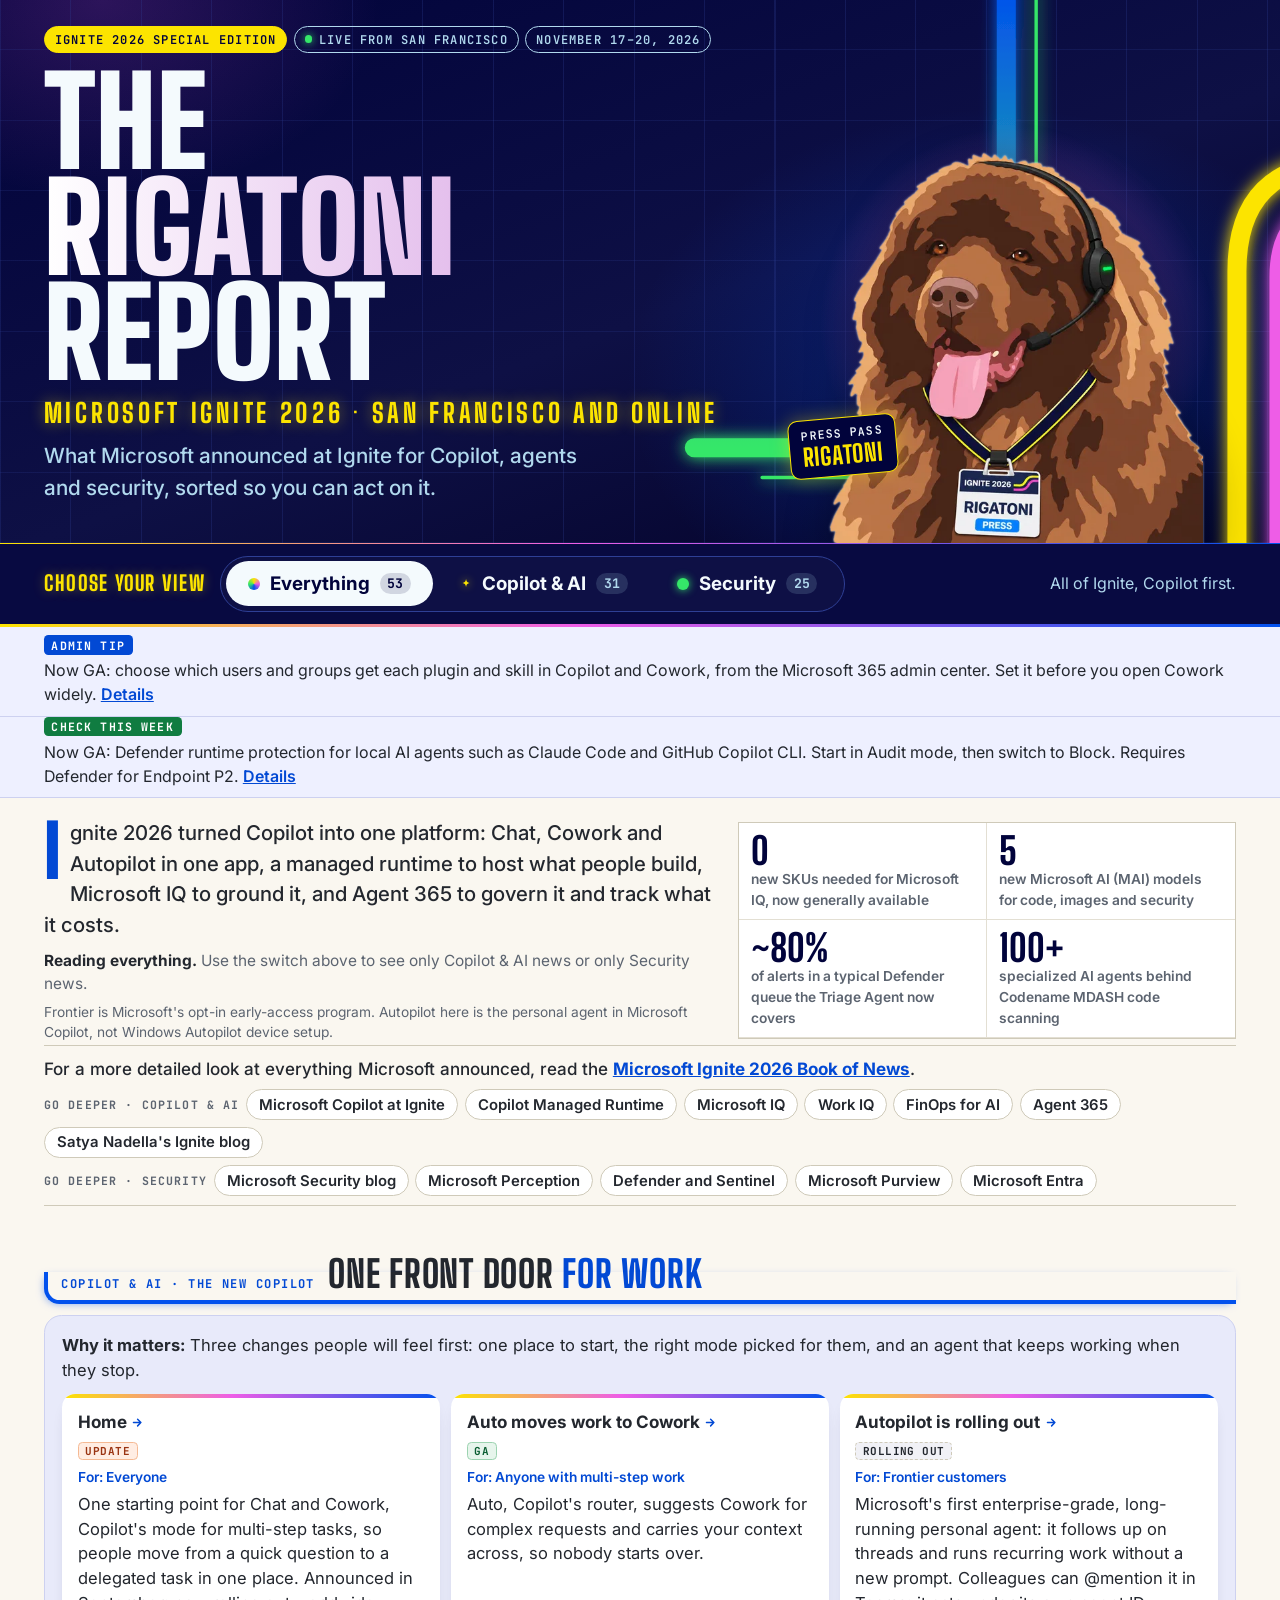
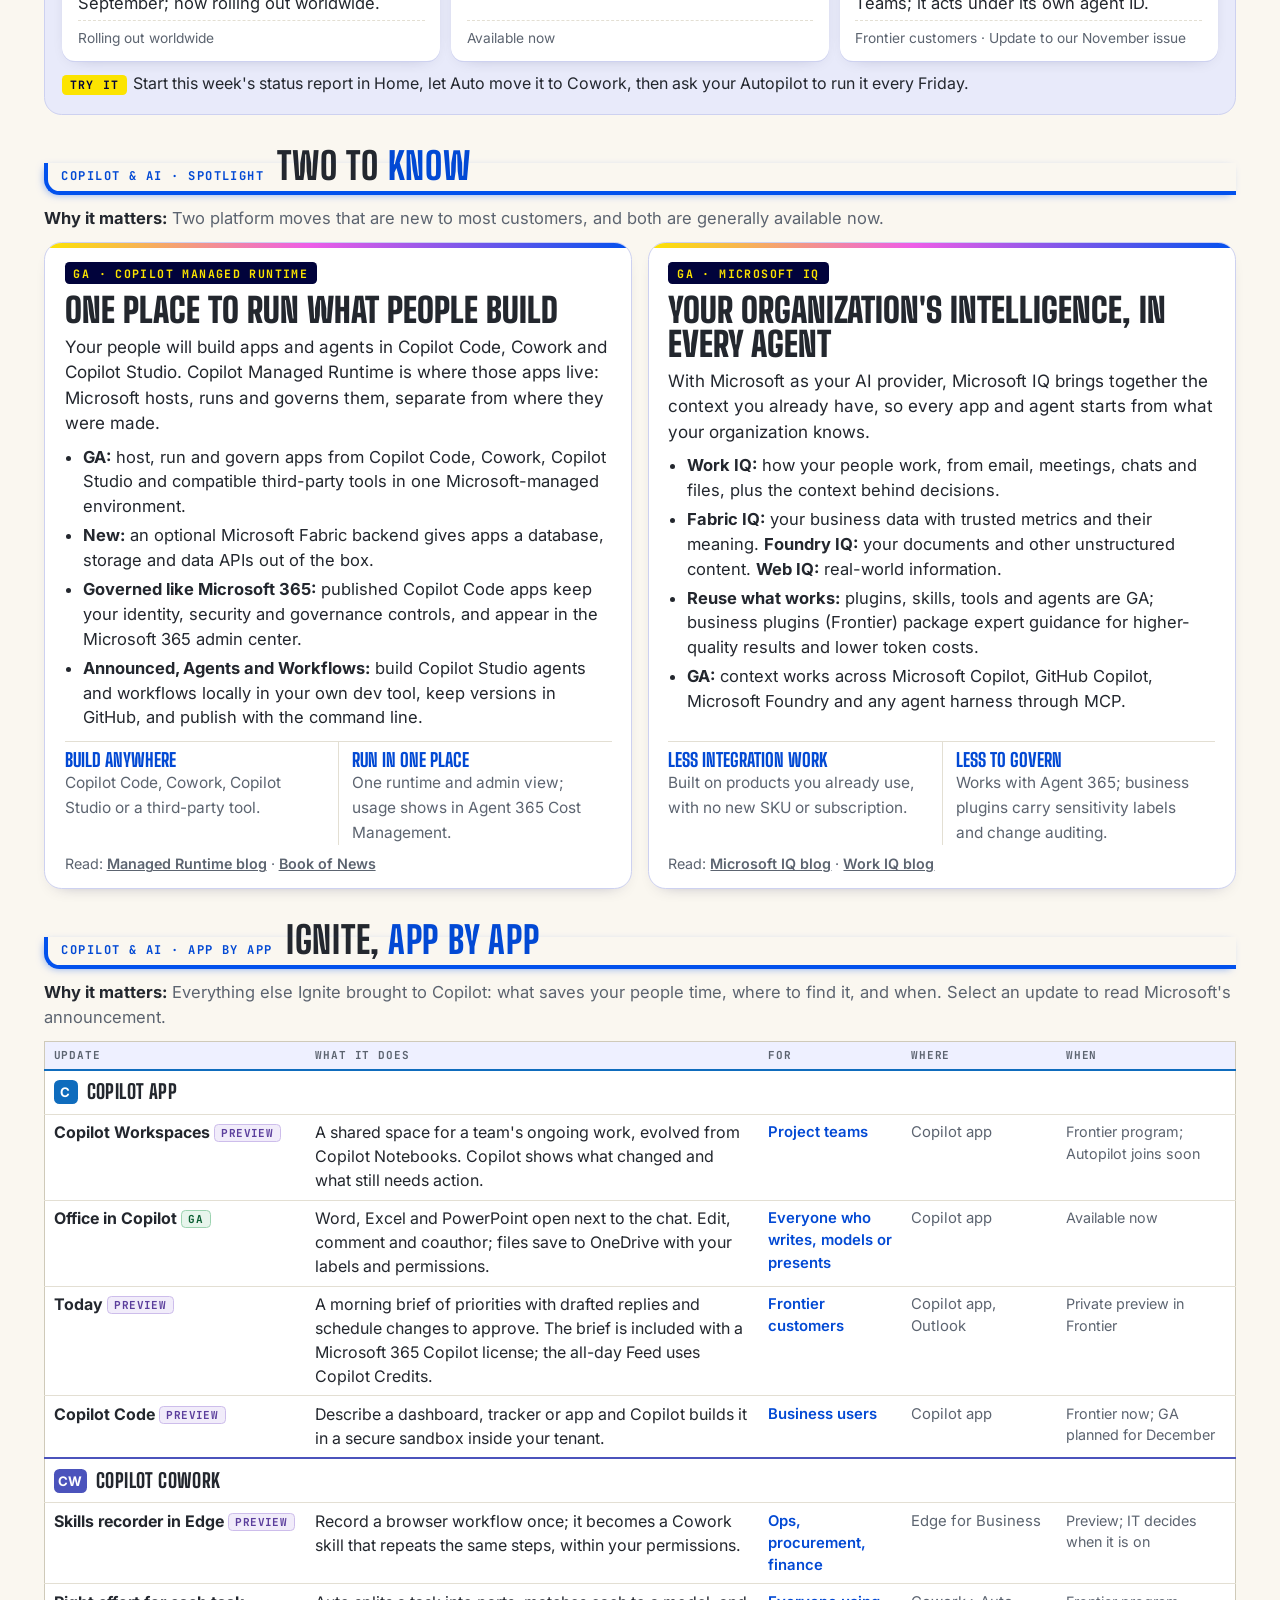
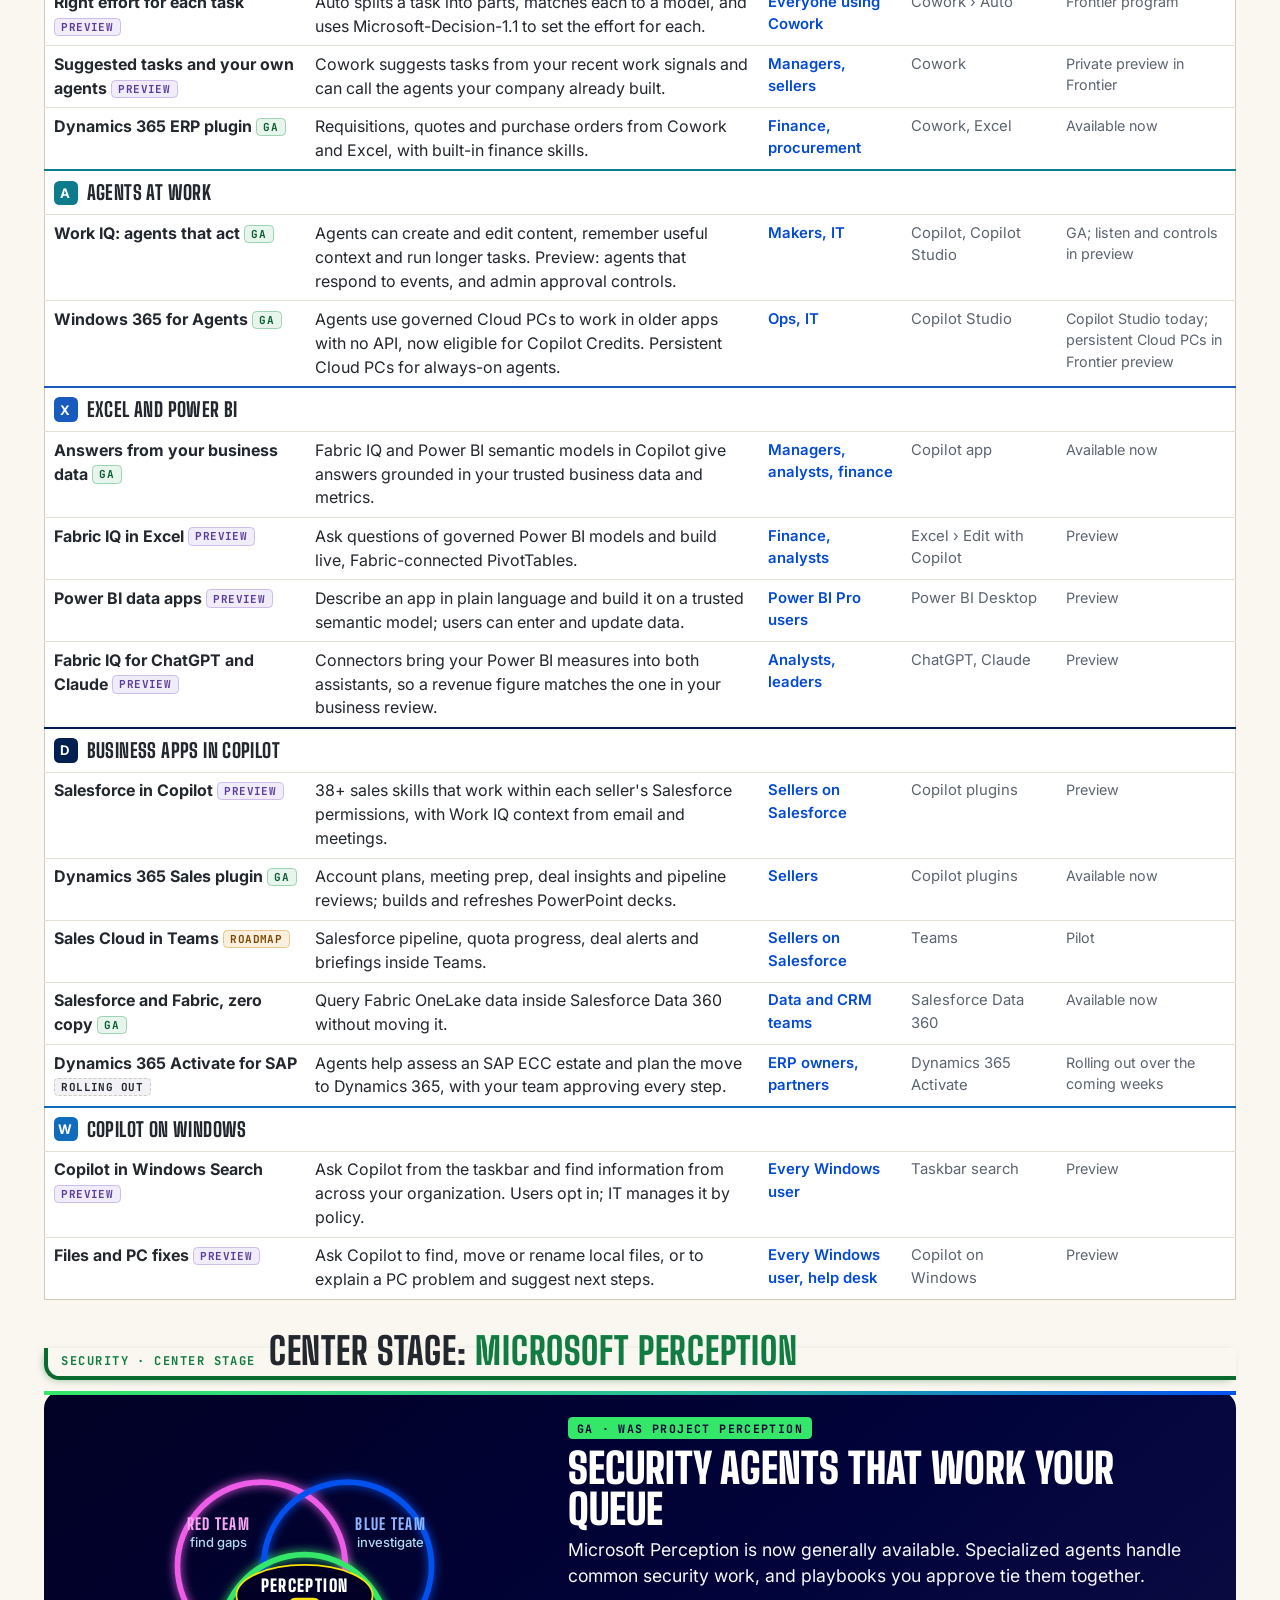
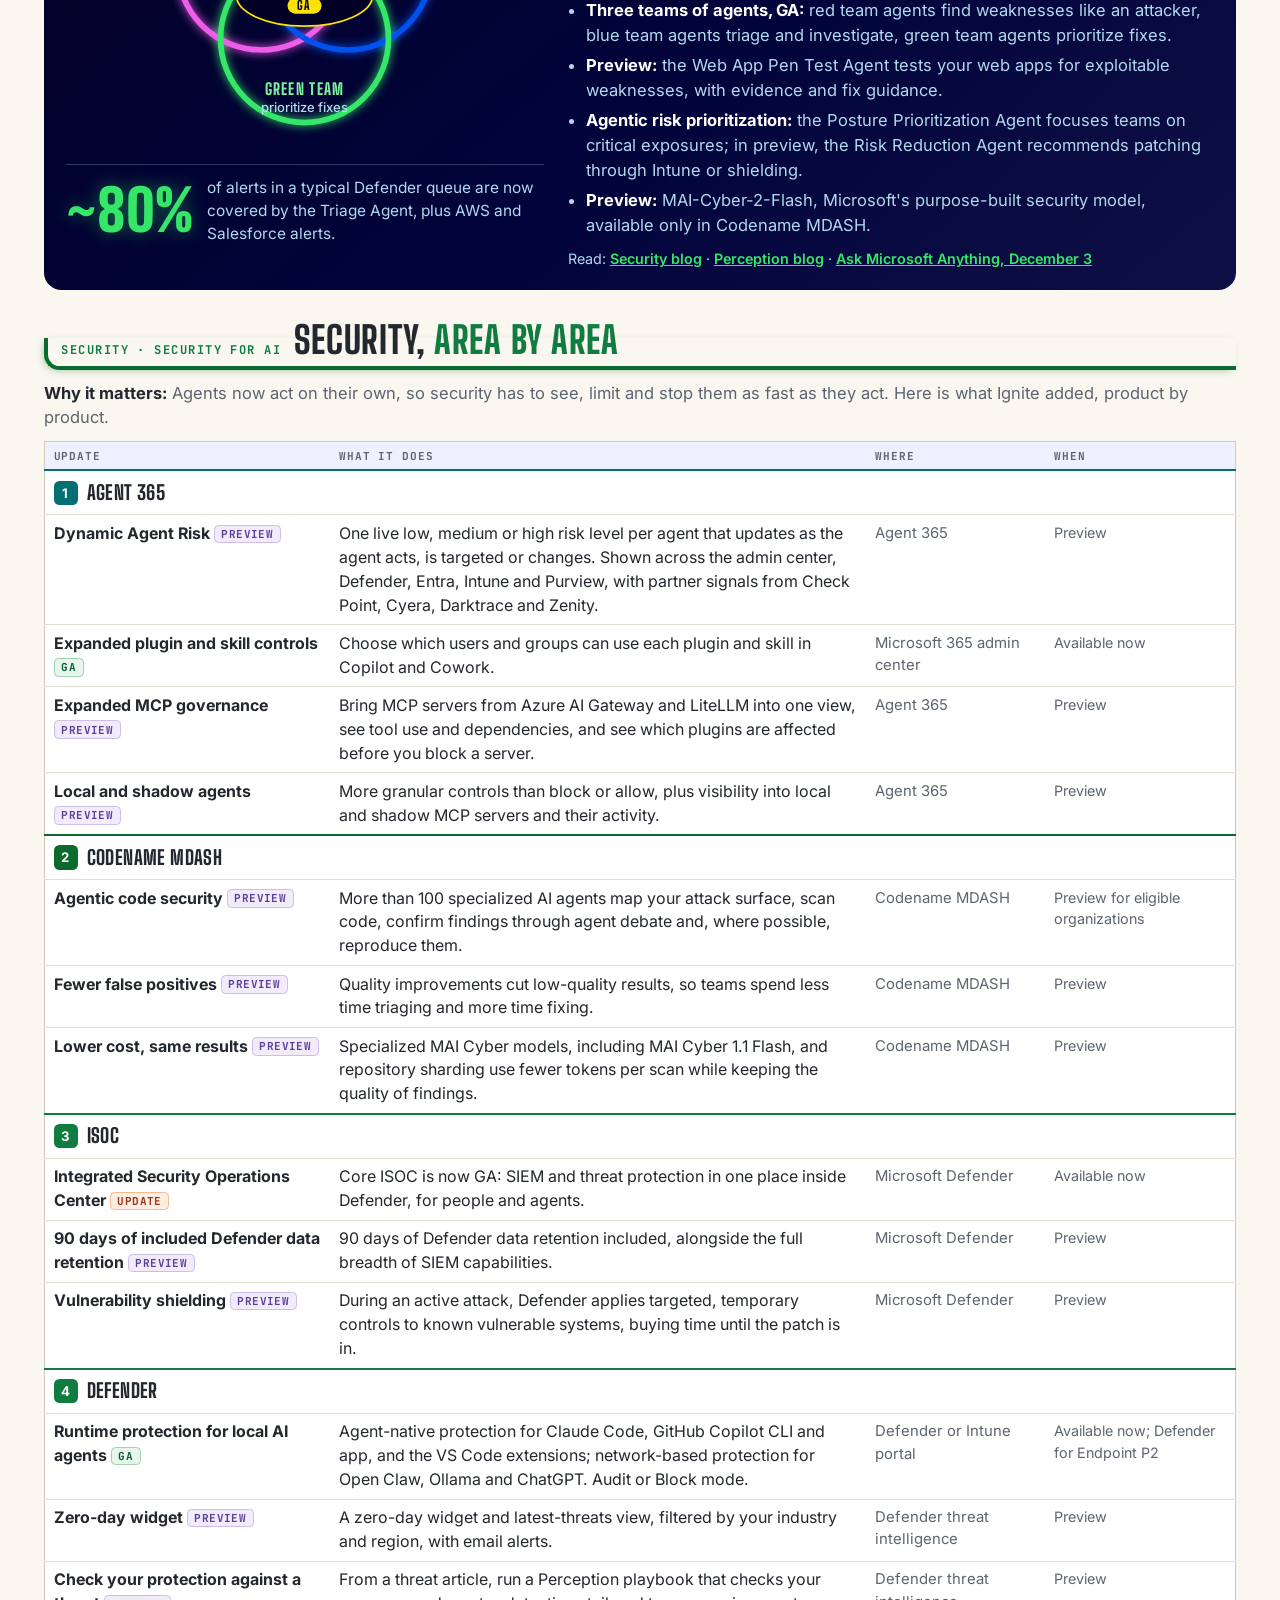
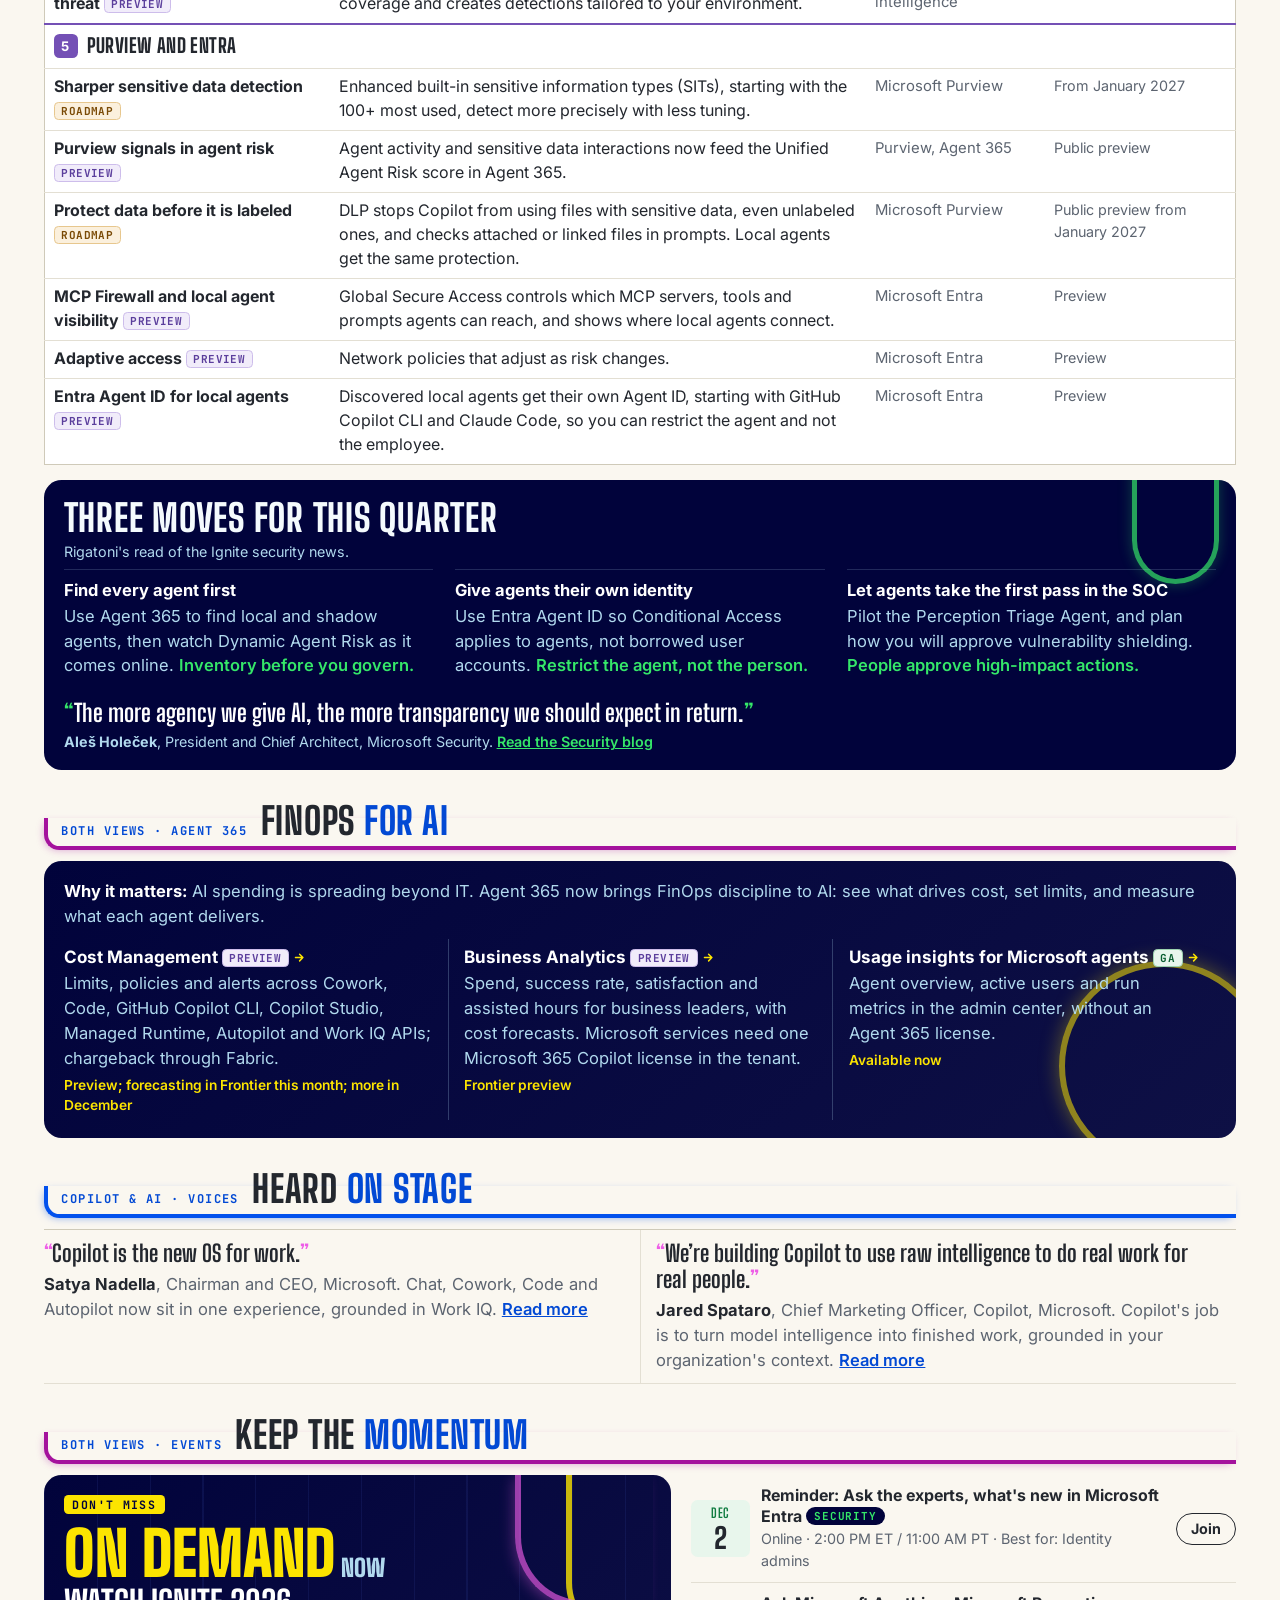
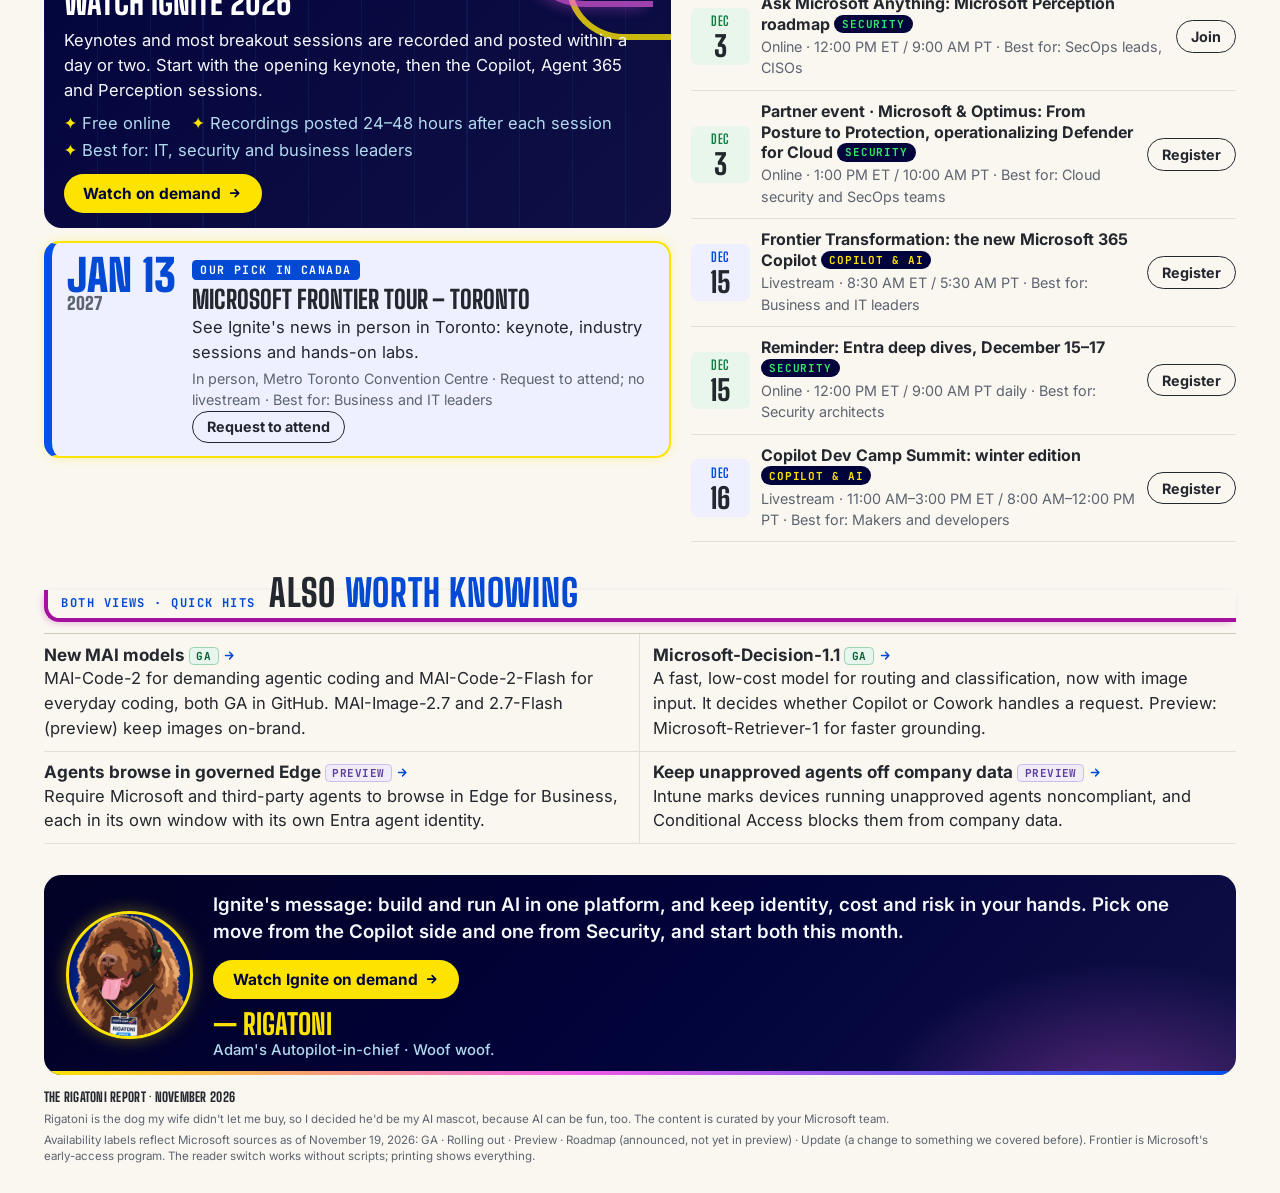
<file: issues/2026-11-ignite/index.html>
<!doctype html>
<html lang="en-CA" data-theme="2026-11-ignite">
<head><meta charset="utf-8"><meta name="MSRAI_Label_dbd012e0-e600-4c3e-83b7-7d3141c15efc_AI_Disclosure" content="Made with AI"><meta name="viewport" content="width=device-width, initial-scale=1">
<title>The Rigatoni Report · Ignite 2026 special edition</title><meta name="description" content="Ignite 2026 in one read: Autopilot, Home, Copilot Managed Runtime, Microsoft IQ, FinOps for AI, Microsoft Perception and new MAI models. Switch between the Copilot & AI view and the Security view.">
<link rel="preconnect" href="https://fonts.googleapis.com"><link rel="preconnect" href="https://fonts.gstatic.com" crossorigin>
<link href="https://fonts.googleapis.com/css2?family=Big+Shoulders+Display:wght@700;800;900&family=Inter:wght@400;500;600;700&family=JetBrains+Mono:wght@500;700&display=swap" rel="stylesheet">
<style>
:root{--paper:#FAF7F0;--card:#FFFFFF;--ink:#23272E;--ink-soft:#5C6470;--hair:#E3DFD3;--hair-strong:#CFCAB9;
--ground:#01033B;--ground2:#0E1045;--deep:#020125;--grid:#2E3F95;--blue:#0251ED;--blue-t:#0249D4;--yellow:#FCE400;--gold-t:#7A5200;
--magenta:#EE5DE7;--mag-t:#A4129D;--green:#35E769;--green-t:#0B6B2E;--teal:#27BA98;--amber:#F8B849;--on:#F4FAFD;--on-soft:#B1D9EE;
--panel:#E8EAFA;--panel-line:#CDD1F0;--tint:#EEF0FF;--sec:#107C41;--sec-tint:#E8F6EC;
--s2:#026F72;--s3:#7450B5;--s4:#8C5A0E;
--c-copilot:#0F6CBD;--c-edge:#0C7C8C;--c-word:#185ABD;--c-teams:#4B53BC;--c-d365:#002050;
--display:"Big Shoulders Display","Arial Narrow","Roboto Condensed","Helvetica Neue",Arial,sans-serif;
--body:"Inter","Segoe UI",system-ui,-apple-system,Arial,sans-serif;--mono:"JetBrains Mono","Cascadia Mono",Consolas,"Courier New",monospace;
--neon:linear-gradient(90deg,var(--yellow),var(--magenta) 45%,var(--blue));--neon-sec:linear-gradient(90deg,var(--green),var(--teal) 55%,var(--blue))}
*{box-sizing:border-box}html{scroll-behavior:smooth}
body{margin:0;font-family:var(--body);font-size:15px;line-height:1.5;color:var(--ink);background:var(--paper);-webkit-font-smoothing:antialiased}
a{color:inherit}main:focus{outline:none}h1,h2,h3,p{margin:0}
:focus-visible{outline:3px solid var(--ink);outline-offset:2px;box-shadow:0 0 0 6px var(--yellow);border-radius:4px}
.lens-in{position:fixed;top:0;left:0;width:1px;height:1px;overflow:hidden;clip:rect(0 0 0 0);margin:0;opacity:0}
.vh{position:absolute;width:1px;height:1px;overflow:hidden;clip:rect(0 0 0 0);white-space:nowrap;margin:0;opacity:0}
.skip:focus{position:fixed!important;top:8px;left:8px;width:auto;height:auto;clip:auto;z-index:99;background:#fff;padding:8px 12px;opacity:1}
.wrap{max-width:1120px;margin:0 auto;padding:0 18px}
h2{font-family:var(--display);font-weight:800;font-size:clamp(26px,3vw,34px);line-height:1.05;text-transform:uppercase;letter-spacing:.02em}
h2 .ac{color:var(--blue-t)}[data-lens="sec"] h2 .ac{color:var(--sec)}
h3{font-weight:700;font-size:15.5px;line-height:1.3}

/* ===== masthead: Ignite navy + neon light-tubes ===== */
.mast{position:relative;overflow:hidden;color:var(--on);background:
  radial-gradient(520px 380px at 78% 70%,rgba(2,81,237,.35),transparent 65%),
  radial-gradient(420px 300px at 8% 0,rgba(238,93,231,.18),transparent 60%),
  linear-gradient(160deg,var(--ground),var(--ground2) 55%,var(--deep))}
.mast::before{content:"";position:absolute;inset:0;background:
  repeating-linear-gradient(90deg,rgba(46,63,149,.28) 0 1px,transparent 1px 64px),
  repeating-linear-gradient(0deg,rgba(46,63,149,.22) 0 1px,transparent 1px 64px);pointer-events:none}
.tubes{position:absolute;inset:0;width:100%;height:100%;pointer-events:none}
.tube{fill:none;stroke-linecap:round;stroke-dasharray:1600;stroke-dashoffset:1600;animation:light 3.2s cubic-bezier(.3,.1,.2,1) forwards}
.t2{animation-delay:.35s}.t3{animation-delay:.7s}.t4{animation-delay:1s}.t5{animation-delay:1.25s}
@keyframes light{to{stroke-dashoffset:0}}
.mast-in{position:relative;max-width:1120px;margin:0 auto;padding:24px 18px 0;display:grid;grid-template-columns:1.35fr .8fr;gap:8px;align-items:end;min-height:370px}
.mast-l{padding-bottom:36px;position:relative;z-index:2}
.edition{display:flex;flex-wrap:wrap;gap:6px;font:600 11px var(--mono);letter-spacing:.1em;text-transform:uppercase}
.chip{padding:4px 9px;border-radius:999px;border:1px solid var(--on-soft);color:var(--on-soft)}.chip.solid{background:var(--yellow);border-color:var(--yellow);color:var(--ground)}
.chip.live::before{content:"";display:inline-block;width:7px;height:7px;border-radius:50%;background:var(--green);margin-right:6px;box-shadow:0 0 8px var(--green);vertical-align:1px}
.mast h1{font-family:var(--display);font-weight:900;text-transform:uppercase;font-size:clamp(54px,9vw,112px);line-height:.86;margin-top:14px;letter-spacing:.005em}
.mast h1 .r{display:block;background:linear-gradient(90deg,#fff 0%,#E2BAEB 60%,var(--yellow));-webkit-background-clip:text;background-clip:text;color:transparent}
.ign{display:inline-block;margin-top:12px;font:800 clamp(18px,2.2vw,24px)/1 var(--display);letter-spacing:.14em;text-transform:uppercase;color:var(--yellow);text-shadow:0 0 14px rgba(252,228,0,.45)}
.tagline{font-size:clamp(16px,1.8vw,19px);margin-top:10px;color:var(--on-soft);font-weight:500;max-width:36em}
.mast-r{position:relative;display:flex;justify-content:center;z-index:1}
.halo{position:absolute;bottom:20px;left:50%;width:360px;height:360px;margin-left:-180px;border-radius:50%;background:radial-gradient(circle at 50% 50%,rgba(2,81,237,.45),rgba(238,93,231,.12) 55%,transparent 70%)}
.rig{position:relative;display:block;width:min(340px,100%);height:auto;filter:drop-shadow(0 0 1px rgba(244,250,253,.6)) drop-shadow(0 14px 22px rgba(0,0,0,.45));margin-bottom:-2px}
.nameplate{position:absolute;left:-6px;bottom:60px;z-index:3;transform:rotate(-5deg);background:var(--ground);border:1.5px solid var(--yellow);color:var(--on);font:600 10.5px var(--mono);letter-spacing:.1em;text-transform:uppercase;padding:6px 11px;border-radius:9px;box-shadow:0 0 16px rgba(252,228,0,.35)}
.nameplate b{display:block;font-family:var(--display);font-weight:800;font-size:22px;letter-spacing:.03em;color:var(--yellow)}
@media(max-width:820px){.mast-in{grid-template-columns:1fr 150px;min-height:0;padding-top:18px}.mast-l{padding-bottom:18px}.rig{width:150px}.halo{width:180px;height:180px;margin-left:-90px;bottom:6px}.nameplate{display:none}.mast h1{font-size:52px}}
@media(max-width:480px){.mast-in{grid-template-columns:1fr 104px}.rig{width:104px}.mast h1{font-size:clamp(34px,11vw,42px)}.halo{width:120px;height:120px;margin-left:-60px}}

/* ===== reader switch (CSS-only, no JavaScript) ===== */
.lensbar{position:sticky;top:0;z-index:20;background:rgba(1,3,59,.97);border-top:1px solid var(--grid);border-bottom:3px solid transparent;border-image:var(--neon) 1;color:var(--on)}
.lensbar .wrap{display:flex;flex-wrap:wrap;align-items:center;gap:8px 14px;padding-top:11px;padding-bottom:11px}
.lensbar .lbl{font:800 19px/1 var(--display);letter-spacing:.06em;text-transform:uppercase;color:var(--yellow);text-shadow:0 0 10px rgba(252,228,0,.35)}
.seg{display:inline-flex;gap:5px;padding:4px;border-radius:999px;background:var(--ground2);border:1px solid var(--grid)}
.seg label{cursor:pointer;display:inline-flex;align-items:center;gap:9px;padding:10px 20px;border-radius:999px;font:700 17px var(--body);color:var(--on);transition:background-color .6s ease,color .6s ease}
.seg label .n{font:700 12px var(--mono);padding:2px 7px;border-radius:999px;background:rgba(177,217,238,.16);color:var(--on-soft)}
.seg label .dot{width:11px;height:11px;border-radius:50%}
.d-all{background:conic-gradient(var(--yellow),var(--magenta),var(--blue),var(--green),var(--yellow))}.seg .sp{width:16px;height:16px;color:var(--yellow);filter:drop-shadow(0 0 4px rgba(252,228,0,.8))}#lens-ai:checked~.lensbar .sp{color:var(--ground);filter:none}.d-sec{background:var(--green);box-shadow:0 0 8px var(--green)}
.seg label:hover{background:rgba(177,217,238,.12)}
#lens-all:checked~.lensbar label[for=lens-all]{background:var(--on);color:var(--ground)}
#lens-ai:checked~.lensbar label[for=lens-ai]{background:var(--yellow);color:var(--ground)}
#lens-sec:checked~.lensbar label[for=lens-sec]{background:var(--green);color:var(--ground)}
#lens-all:checked~.lensbar label[for=lens-all] .n,#lens-ai:checked~.lensbar label[for=lens-ai] .n,#lens-sec:checked~.lensbar label[for=lens-sec] .n{background:rgba(1,3,59,.14);color:var(--ground)}
#lens-all:focus-visible~.lensbar label[for=lens-all],#lens-ai:focus-visible~.lensbar label[for=lens-ai],#lens-sec:focus-visible~.lensbar label[for=lens-sec]{outline:3px solid #fff;outline-offset:2px}
.lensbar .hint{font-size:14.5px;color:var(--on-soft);margin-left:auto}
.lensbar .hint span{display:none}#lens-all:checked~.lensbar .h-all,#lens-ai:checked~.lensbar .h-ai,#lens-sec:checked~.lensbar .h-sec{display:inline}
@media screen{
 #lens-ai:checked~main [data-lens="sec"],#lens-sec:checked~main [data-lens="ai"]{display:none!important}
 .only{display:none}#lens-all:checked~main .only-all,#lens-ai:checked~main .only-ai,#lens-sec:checked~main .only-sec{display:block}
}
@media print{.lensbar{display:none}.only,.viewnote{display:none}}
@media(max-width:480px){.seg{width:100%;justify-content:space-between}.seg label{padding:8px 9px;gap:5px;white-space:nowrap;font-size:14.5px}.seg label .n{display:none}}
@media(max-width:700px){.lensbar .hint{display:none}.seg label{padding:8px 12px;font-size:15px}.lensbar .lbl{display:none}}
.lchip{display:inline-block;font:700 10px var(--mono);letter-spacing:.08em;text-transform:uppercase;padding:2px 7px;border-radius:999px;vertical-align:2px}
.lc-ai{background:var(--ground);color:var(--yellow)}.lc-sec{background:var(--ground);color:var(--green)}

.bar{background:var(--tint);border-bottom:1px solid var(--panel-line)}
.bar .wrap{display:flex;flex-wrap:wrap;gap:4px 12px;align-items:center;padding-top:8px;padding-bottom:8px;font-size:14.5px}
.bar[data-lens="sec"] b{background:var(--sec)!important}.bar+.bar{border-top:0}.bar+.bar .wrap{padding-top:0}.bar b{font:700 10.5px var(--mono);letter-spacing:.1em;text-transform:uppercase;background:var(--blue-t);color:#fff;padding:2px 7px;border-radius:4px}.bar a{color:var(--blue-t);font-weight:600}

section{padding:28px 0 0;scroll-margin-top:72px}
.sh{position:relative;padding-left:16px;display:flex;align-items:baseline;flex-wrap:wrap;gap:6px 12px;padding-bottom:9px;margin-bottom:10px}
.sh::after{content:"";position:absolute;left:0;right:0;top:35%;bottom:0;border-left:4px solid var(--blue);border-bottom:4px solid var(--blue);border-radius:0 0 0 14px;box-shadow:-2px 2px 8px -3px rgba(2,81,237,.55)}
[data-lens="sec"] .sh::after{border-color:var(--green-t);box-shadow:-2px 2px 8px -3px rgba(11,107,46,.5)}
#value .sh::after,#events .sh::after,#hits .sh::after{border-color:var(--mag-t);box-shadow:-2px 2px 8px -3px rgba(164,18,157,.45)}
.k{font:700 11px var(--mono);letter-spacing:.12em;text-transform:uppercase;color:var(--blue-t);white-space:nowrap}[data-lens="sec"] .k{color:var(--sec)}
.why{font-size:15px;color:var(--ink-soft);margin-bottom:10px}.why b{color:var(--ink)}
.b{display:inline-block;font:700 10px var(--mono);letter-spacing:.04em;text-transform:uppercase;padding:1px 6px;border-radius:4px;border:1px solid;white-space:nowrap;vertical-align:1px}
.b-ga{color:#0B5E32;background:#E7F5EC;border-color:#9CD3B0}.b-rolling{color:var(--ink);background:#F1F1F6;border-color:var(--hair-strong);border-style:dashed}
.b-preview{color:#5B3E9C;background:#F1ECFA;border-color:#CDBDEB}.b-roadmap{color:#7A4A06;background:#FBF0DD;border-color:#E7C78E}.b-update{color:#9A3412;background:#FFEDE3;border-color:#F5B993}
a.src-link{text-decoration:none}a.src-link:hover h3,a.src-link:focus-visible h3{text-decoration:underline;text-decoration-color:var(--blue);text-underline-offset:3px}
.go{width:12px;height:12px;vertical-align:-1px;margin-left:4px;color:var(--blue-t)}

/* opening */
.top{display:grid;grid-template-columns:1.35fr 1fr;gap:20px;padding-top:18px;align-items:center}
.opening{font-size:clamp(16.5px,1.8vw,18.5px);line-height:1.5;font-weight:500}
.opening::first-letter{float:left;font-family:var(--display);font-weight:900;font-size:3.6em;line-height:.8;padding:4px 8px 0 0;color:var(--blue-t)}
.defn{margin-top:6px;font-size:12.5px;color:var(--ink-soft)}.viewnote{margin-top:8px;font-size:14px;color:var(--ink-soft)}.viewnote b{color:var(--ink)}
.glance{display:grid;grid-template-columns:repeat(2,1fr);border:1px solid var(--hair-strong);background:var(--card)}
.g{display:block;text-decoration:none;padding:8px 11px;border-right:1px solid var(--hair);border-bottom:1px solid var(--hair)}.g:nth-child(2n){border-right:0}
.g .v{font-family:var(--display);font-size:34px;line-height:1;font-weight:800;color:var(--ground)}.g .l{font-size:12.5px;font-weight:600;color:var(--ink-soft)}
.g:hover .l{text-decoration:underline}
@media screen{#lens-sec:checked~main .g[data-lens="both"]{grid-column:1/-1;border-right:0}}
@media(max-width:820px){.top{grid-template-columns:1fr}}

/* lead: 30% panel */
.panel{background:var(--panel);border:1px solid var(--panel-line);border-radius:16px;padding:16px}
.panel .why{color:var(--ink)}
.tiles{display:grid;grid-template-columns:repeat(3,1fr);gap:10px}
.tile{position:relative;display:flex;flex-direction:column;gap:4px;background:var(--card);border-radius:12px;padding:16px 14px 12px;text-decoration:none;overflow:hidden;box-shadow:0 1px 0 var(--panel-line),0 6px 16px -12px rgba(1,3,59,.45);transition:background-color 1.1s ease}
.tile::before,.tile::after{content:"";position:absolute;left:0;right:0;top:0;height:4px;pointer-events:none}
.tile::before{background:var(--neon)}
.tile::after{background:var(--ground);opacity:.45;transform:scaleX(0);transform-origin:left center;transition:transform 1.1s cubic-bezier(.25,.1,.25,1)}
.tile:hover,.tile:focus-visible{background-color:#FFFDF8}.tile:hover::after,.tile:focus-visible::after{transform:scaleX(1)}
.tile .go,.ag .go,.vi .go,.hit .go{transition:transform 1.1s cubic-bezier(.25,.1,.25,1)!important}.tile:hover .go,.tile:focus-visible .go{transform:translateX(4px)}
.tile .who{font-size:12.5px;font-weight:600;color:var(--blue-t)}.tile p{font-size:14.5px}
.tile .when{margin-top:auto;padding-top:6px;font-size:12.5px;color:var(--ink-soft);border-top:1px dashed var(--hair)}
.try{margin-top:10px;font-size:14.5px}.try b{font:700 10.5px var(--mono);letter-spacing:.1em;text-transform:uppercase;color:var(--ground);background:var(--yellow);padding:2px 7px;border-radius:4px;margin-right:6px}
@media(max-width:860px){.tiles{grid-template-columns:repeat(2,1fr)}}@media(max-width:560px){.tiles{grid-template-columns:1fr}}

/* app table */
table.apps{width:100%;border-collapse:collapse;font-size:14.5px;background:var(--card);border:1px solid var(--hair-strong)}
.apps th{font:700 10px var(--mono);letter-spacing:.08em;text-transform:uppercase;color:var(--ink-soft);text-align:left;padding:6px 8px;background:var(--tint);border-bottom:1px solid var(--hair-strong)}
.apps td{padding:6px 8px;border-top:1px solid var(--hair);vertical-align:top}
.apps tr.grp td{padding:6px 8px;border-top:2px solid var(--ac);font-family:var(--display);font-weight:800;font-size:18px;text-transform:uppercase;letter-spacing:.02em}
.ico{display:inline-grid;place-items:center;min-width:22px;padding:0 4px;height:22px;border-radius:5px;font:700 12px var(--body);color:#fff;background:var(--ac);margin-right:8px;vertical-align:2px}
.apps td.t{font-weight:700;width:22%}.apps td.t a{text-decoration:none}.apps td.t a:hover{text-decoration:underline}
.apps td.who{width:12%;color:var(--blue-t);font-weight:600;font-size:13.5px}.apps td.where{width:13%;font-size:13.5px;color:var(--ink-soft)}.apps td.when{width:15%;font-size:13px;color:var(--ink-soft)}
@media(max-width:760px){.apps thead{position:absolute;width:1px;height:1px;overflow:hidden;clip:rect(0 0 0 0)}
 .apps,.apps tbody,.apps tr,.apps td{display:block;width:auto!important}.apps tr{padding:7px 10px;border-top:1px solid var(--hair)}.apps td{border:0;padding:1px 0}
 .apps td[data-l]::before{content:attr(data-l) ': ';font-weight:700;font-size:12px;color:var(--ink-soft)}.apps tr.grp{padding:0}.apps tr.grp td{padding:6px 10px}}

/* agents */
.agents{display:grid;grid-template-columns:repeat(3,1fr);border-top:1px solid var(--hair-strong)}
.ag{display:block;padding:9px 12px 9px 10px;border-bottom:1px solid var(--hair);border-left:4px solid var(--ac);text-decoration:none}
.ag:hover .go,.ag:focus-visible .go{transform:translateX(4px)}.ag .go{transition:transform .8s}.ag p{font-size:14.5px;margin-top:2px}.ag .when{font-size:12.5px;color:var(--ink-soft);margin-top:3px}
@media(max-width:900px){.agents{grid-template-columns:repeat(2,1fr)}}@media(max-width:600px){.agents{grid-template-columns:1fr}}
.autopilot-note{font-size:12.5px;color:var(--ink-soft);margin-top:6px}

/* value band (dark, Ignite) */
.value{background:linear-gradient(140deg,var(--ground),var(--ground2));color:var(--on);border-radius:16px;padding:16px 18px;position:relative;overflow:hidden}
.value::after{content:"";position:absolute;right:-30px;bottom:-30px;width:180px;height:180px;border-radius:50%;border:6px solid rgba(252,228,0,.55);box-shadow:0 0 18px rgba(252,228,0,.35)}
.value .why{color:var(--on-soft)}.value .why b{color:#fff}
.vgrid{display:grid;grid-template-columns:repeat(3,1fr);gap:0;position:relative;z-index:1}
.vi{display:block;text-decoration:none;padding:6px 14px 4px 0}.vi+.vi{padding-left:14px;border-left:1px solid rgba(177,217,238,.25)}
.vi h3{color:#fff}.vi p{font-size:14px;color:var(--on-soft);margin-top:3px}.vi .when{font-size:12.5px;color:var(--yellow);margin-top:4px;font-weight:600}
.vi .go{color:var(--yellow);transition:transform .8s}.vi:hover .go,.vi:focus-visible .go{transform:translateX(4px)}.vi:hover h3{text-decoration:underline}
@media(max-width:760px){.vgrid{grid-template-columns:1fr}.vi+.vi{padding-left:0;border-left:0;border-top:1px solid rgba(177,217,238,.25);padding-top:8px}}

/* security */
.pillars{display:grid;grid-template-columns:repeat(3,1fr);border-top:3px solid var(--sec);margin-bottom:12px}
.pil{display:flex;flex-direction:column;padding:10px 14px 10px 0}.pil+.pil{padding-left:14px;border-left:1px solid var(--hair)}
.pil .pk{align-self:flex-start;font:700 10.5px var(--mono);letter-spacing:.12em;text-transform:uppercase;color:var(--green);background:var(--ground);padding:2px 7px;border-radius:4px}
.pil h3{font-family:var(--display);font-weight:800;font-size:21px;line-height:1.02;text-transform:uppercase;margin-top:6px}
.pil ul{margin:5px 0 0;padding-left:16px;font-size:14px}.pil li+li{margin-top:3px}
.pil .src{font-size:12.5px;margin-top:auto;padding-top:5px;color:var(--ink-soft)}.pil .src a{font-weight:600}
@media(max-width:860px){.pillars{grid-template-columns:1fr}.pil+.pil{padding-left:0;border-left:0;border-top:1px solid var(--hair)}}
.secgrid{display:grid;grid-template-columns:1.12fr .88fr;gap:22px;align-items:start}
.more-h{font-family:var(--display);font-weight:800;font-size:21px;text-transform:uppercase;line-height:1;margin:2px 0 4px}
.controls{list-style:none;margin:0;padding:0;counter-reset:c}
.controls li{counter-increment:c;display:grid;grid-template-columns:26px 1fr;gap:8px;padding:7px 0;border-bottom:1px solid var(--hair);font-size:14.5px}
.controls li::before{content:counter(c);width:22px;height:22px;border-radius:50%;display:grid;place-items:center;font:700 11px var(--mono);color:#fff;background:var(--sec)}
.controls a{font-weight:700;text-decoration:none}.controls a:hover{text-decoration:underline}
.moves{background:var(--ground);color:var(--on);border-radius:16px;padding:16px 18px;position:relative;overflow:hidden}
.moves::before{content:"";position:absolute;right:16px;top:-40px;width:70px;height:130px;border:5px solid var(--green);border-top:0;border-radius:0 0 40px 40px;opacity:.7;box-shadow:0 0 14px rgba(53,231,105,.4)}
.moves h2{color:var(--on);position:relative}.moves .by{font-size:13px;color:var(--on-soft);margin-top:4px;position:relative;max-width:30em}
.mv{padding:9px 0;border-bottom:1px solid rgba(177,217,238,.18)}.mv h3{color:#fff;font-size:15px}.mv p{font-size:14px;color:var(--on-soft);margin-top:2px}.mv .do{color:var(--green);font-weight:600}
.mq{margin:10px 0 0;padding:0}.mq blockquote{margin:0;font-family:var(--display);font-weight:700;font-size:22px;line-height:1.15;color:#fff}
.mq blockquote::before{content:"“";color:var(--green)}.mq blockquote::after{content:"”";color:var(--green)}
.mq figcaption{font-size:13px;color:var(--on-soft);margin-top:4px}.mq a{color:var(--green);font-weight:600}
@media(max-width:860px){.secgrid{grid-template-columns:1fr}}

/* voices */
.voices{display:grid;grid-template-columns:repeat(auto-fit,minmax(280px,1fr));border-top:1px solid var(--hair-strong)}
.vc{margin:0;padding:10px 14px 10px 0;border-bottom:1px solid var(--hair)}.vc+.vc{padding-left:14px;border-left:1px solid var(--hair)}
.vc blockquote{margin:0;font-family:var(--display);font-weight:700;font-size:21px;line-height:1.12}
.vc blockquote::before{content:"“";color:var(--magenta)}.vc blockquote::after{content:"”";color:var(--magenta)}
.vc[data-lens="sec"] blockquote::before,.vc[data-lens="sec"] blockquote::after{color:var(--sec)}.vc figcaption{font-size:13.5px;color:var(--ink-soft);margin-top:5px}.vc figcaption b{color:var(--ink)}.vc a{color:var(--blue-t);font-weight:600}
@media(max-width:860px){.voices{grid-template-columns:1fr}.vc+.vc{padding-left:0;border-left:0}}

/* events */
.evgrid{display:grid;grid-template-columns:1.15fr 1fr;gap:18px;align-items:start}
.feature{background:repeating-linear-gradient(90deg,rgba(46,63,149,.2) 0 1px,transparent 1px 48px),linear-gradient(140deg,var(--ground),var(--ground2));color:var(--on);border-radius:16px;padding:14px 18px;position:relative;overflow:hidden}
.feature::after{content:"";position:absolute;right:16px;top:-6px;width:120px;height:120px;border:6px solid var(--magenta);border-top:0;border-right:0;border-radius:0 0 0 64px;opacity:.65;box-shadow:-4px 4px 14px -4px rgba(238,93,231,.6)}
.feature::before{content:"";position:absolute;right:-6px;top:-6px;width:96px;height:150px;border:6px solid var(--yellow);border-top:0;border-right:0;border-radius:0 0 0 52px;opacity:.8}.feature>*{position:relative;z-index:1}
.feature .tag{position:relative;font:700 10.5px var(--mono);letter-spacing:.12em;text-transform:uppercase;color:var(--ground);background:var(--yellow);padding:2px 8px;border-radius:4px}
.feature .fd{position:relative;font-family:var(--display);font-weight:900;font-size:clamp(40px,11vw,56px);line-height:.9;text-transform:uppercase;margin-top:10px;color:var(--yellow)}
.feature .fd small{font-size:22px;color:var(--on-soft);margin-left:6px}
.feature h3{position:relative;font-family:var(--display);font-weight:800;font-size:30px;text-transform:uppercase;line-height:1;margin-top:4px;color:#fff}
.feature p{font-size:15px;margin-top:8px}.feature ul{margin:8px 0 0;padding-left:0;list-style:none;display:flex;flex-wrap:wrap;gap:2px 18px;font-size:14px;color:var(--on-soft)}.feature li::before{content:"✦ ";color:var(--yellow)}
.canada{margin-top:12px;display:flex;gap:14px;align-items:flex-start;padding:12px 14px;border-radius:14px;background:var(--tint);border:2px solid var(--yellow);border-left:8px solid var(--blue);box-shadow:0 0 10px rgba(252,228,0,.3)}
.canada .cd{flex:0 0 auto;font-family:var(--display);font-weight:900;font-size:40px;line-height:.9;text-transform:uppercase;color:var(--blue-t)}.canada .cd small{display:block;font-size:16px;color:var(--ink-soft)}
.canada .cb{flex:1 1 auto;min-width:0}.canada .tag{display:inline-block;font:700 10.5px var(--mono);letter-spacing:.12em;text-transform:uppercase;color:#fff;background:var(--blue-t);padding:2px 8px;border-radius:4px}
.canada h3{font-family:var(--display);font-weight:800;font-size:23px;text-transform:uppercase;line-height:1;margin-top:5px}.canada p{font-size:14px;margin-top:3px}.canada .det{font-size:13px;color:var(--ink-soft)}
.canada .cacta{margin-top:6px}@media(max-width:480px){.canada{flex-direction:column}}
.ev{display:grid;grid-template-columns:54px 1fr auto;gap:10px;align-items:center;padding:10px 0;border-bottom:1px solid var(--hair)}
.date{text-align:center;background:var(--tint);padding:4px 2px;border-radius:6px}
.date .m{display:block;font-family:var(--display);font-weight:700;font-size:12px;letter-spacing:.06em;text-transform:uppercase;color:var(--blue-t)}.date .d{display:block;font-family:var(--display);font-size:26px;line-height:1;font-weight:800}
[data-lens="sec"] .date .m{color:var(--sec)}[data-lens="sec"] .date{background:var(--sec-tint)}
.ev h3{font-size:14.5px}.ev .det{font-size:13px;color:var(--ink-soft)}
@media screen{#lens-ai:checked~main .evgrid,#lens-sec:checked~main .evgrid{grid-template-columns:1fr}#lens-ai:checked~main .evlist,#lens-sec:checked~main .evlist{display:grid;grid-template-columns:repeat(auto-fit,minmax(320px,1fr));column-gap:18px}}
@media(max-width:860px){.evgrid{grid-template-columns:1fr}}@media(max-width:520px){.ev{grid-template-columns:50px 1fr}.ev .cta{grid-column:2;justify-self:start}}

.cta{display:inline-flex;align-items:center;gap:6px;margin-top:10px;text-decoration:none;font:700 14px var(--body);border-radius:999px;padding:9px 18px;background:var(--yellow);color:var(--ground);box-shadow:0 0 0 0 rgba(252,228,0,0);transition:box-shadow 1.1s cubic-bezier(.25,.1,.25,1),background-color 1.1s}
.cta:hover,.cta:focus-visible{box-shadow:0 0 18px rgba(252,228,0,.55)}.cta svg{width:13px;height:13px;transition:transform .8s}.cta:hover svg{transform:translateX(4px)}
.cta.ghost{background:transparent;color:inherit;border:1.5px solid currentColor;padding:6px 13px;font-size:13px;margin-top:0}.cta.ghost:hover,.cta.ghost:focus-visible{box-shadow:none;background:rgba(2,81,237,.1)}
.feature .cta.ghost,.close .cta.ghost{color:var(--on)}

.hits{display:grid;grid-template-columns:repeat(2,1fr);border-top:1px solid var(--hair-strong)}
.hit{display:block;padding:9px 12px;border-bottom:1px solid var(--hair);text-decoration:none;font-size:14.5px}.hit:nth-child(odd){padding-left:0;border-right:1px solid var(--hair)}
.hit .go{transition:transform .8s}.hit:hover .go,.hit:focus-visible .go{transform:translateX(4px)}
@media(max-width:760px){.hits{grid-template-columns:1fr}.hit{padding-left:0;border-right:0!important}}

.close{margin-top:28px;display:grid;grid-template-columns:116px 1fr;gap:18px;align-items:center;padding:16px 20px;border-radius:16px;color:var(--on);background:radial-gradient(320px 200px at 90% 120%,rgba(238,93,231,.35),transparent 70%),linear-gradient(135deg,var(--deep),var(--ground) 55%,var(--ground2));position:relative;overflow:hidden}
.close::after{content:"";position:absolute;left:0;right:0;bottom:0;height:4px;background:var(--neon)}
.pup{width:116px;height:116px;border-radius:50%;object-fit:cover;object-position:50% 12%;background:radial-gradient(circle,var(--blue),var(--ground));border:3px solid var(--yellow);box-shadow:0 0 16px rgba(252,228,0,.35)}
.close .big{font-size:17px;line-height:1.4;font-weight:600}.close .ctas{display:flex;flex-wrap:wrap;gap:8px;align-items:center;margin-top:4px}
.sign{margin-top:10px;font-family:var(--display);font-weight:800;font-size:26px;text-transform:uppercase;line-height:1;color:var(--yellow)}
.sign span{display:block;font-family:var(--body);font-weight:500;font-size:13.5px;text-transform:none;color:var(--on-soft);margin-top:4px}
footer{margin:12px 0 26px;font-size:10.5px;line-height:1.4;color:var(--ink-soft)}footer b{font-family:var(--display);font-weight:800;font-size:12px;text-transform:uppercase;color:var(--ink);letter-spacing:.02em}footer p+p{margin-top:4px}
@media(max-width:560px){.close{grid-template-columns:1fr}}
.mast :focus-visible,.value :focus-visible,.moves :focus-visible,.feature :focus-visible,.close :focus-visible{outline-color:#fff;box-shadow:0 0 0 6px var(--deep)}
@media screen and (min-width:1180px){html{zoom:1.1}}@media screen and (min-width:1360px){html{zoom:1.18}}@media screen and (min-width:1500px){html{zoom:1.25}}
.tile p,.ag p,.hit,.controls li,.pil ul,.mv p,.canada p,.feature ul,.vi p,.vc figcaption{font-size:15px}
@media (prefers-reduced-motion:reduce){*,*::before,*::after{animation:none!important;transition:none!important;scroll-behavior:auto!important}.tube,.pring{stroke-dashoffset:0}.go,.cta svg{transform:none!important}}
@media print{html{zoom:1}body{font-size:10.5pt;background:#fff}.skip{display:none}.mast-in{min-height:0}.tube,.pring{animation:none;stroke-dashoffset:0}
 .mast,.panel,.value,.moves,.phero,.ptxt .pk,.feature,.close,.ico,.controls li::before,.date,.b,.cta,.lchip,.pil .pk{-webkit-print-color-adjust:exact;print-color-adjust:exact}
 section{padding-top:14px}.tile,.spot,.pil,.ag,.ev,.mv,.controls li,.apps tr,.hit,.vc,.vi{break-inside:avoid}h2,.sh{break-after:avoid}
 a.cta[href^="http"]::after,.controls a[href^="http"]::after,.apps td.t a[href^="http"]::after,.pil .src a[href^="http"]::after{content:" (" attr(href) ")";font:7.5pt var(--mono);color:var(--ink-soft);word-break:break-all}}
/* go deeper strip */
.deeper{border-top:1px solid var(--hair-strong);border-bottom:1px solid var(--hair-strong);padding:9px 0 8px;margin:2px 0 16px}
.deeper .bonl{font-size:15.5px;font-weight:500}.deeper .bonl a{font-weight:700;color:var(--blue-t)}
.deeper .row{display:flex;flex-wrap:wrap;align-items:center;gap:6px;margin-top:7px}
.deeper .rl{font:700 10.5px var(--mono);letter-spacing:.1em;text-transform:uppercase;color:var(--ink-soft);min-width:9.5em}
.deeper .row a{display:inline-block;padding:3px 11px;border:1px solid var(--hair-strong);border-radius:999px;background:var(--card);font-size:13.5px;font-weight:600;color:var(--ink);text-decoration:none;transition:border-color 1.1s ease,background-color 1.1s ease}
.deeper .row a:hover,.deeper .row a:focus-visible{border-color:var(--blue-t);background:var(--tint)}
.deeper .row[data-lens="sec"] a:hover,.deeper .row[data-lens="sec"] a:focus-visible{border-color:var(--sec);background:var(--sec-tint)}
/* spotlight */
.spots{display:grid;grid-template-columns:1fr 1fr;gap:14px}
.spot{position:relative;display:flex;flex-direction:column;background:var(--card);border:1px solid var(--panel-line);border-radius:16px;padding:18px 18px 12px;overflow:hidden;box-shadow:0 6px 16px -12px rgba(1,3,59,.45)}
.spot::before{content:"";position:absolute;left:0;right:0;top:0;height:5px;background:var(--neon)}
.spot .pk{align-self:flex-start;font:700 10.5px var(--mono);letter-spacing:.12em;text-transform:uppercase;color:var(--yellow);background:var(--ground);padding:3px 8px;border-radius:4px}
.spot h3{font-family:var(--display);font-weight:900;font-size:clamp(24px,2.6vw,31px);line-height:1;text-transform:uppercase;margin-top:8px}
.spot .lede{font-size:15.5px;margin-top:6px}
.spot ul{margin:8px 0 0;padding-left:17px;font-size:15px}.spot li+li{margin-top:4px}
.gain{display:grid;grid-template-columns:1fr 1fr;margin-top:auto;padding-top:10px}
.gain div{border-top:1px solid var(--hair);padding:8px 10px 0 0}.gain div+div{padding-left:12px;border-left:1px solid var(--hair)}
.gain b{display:block;font:800 17px/1.05 var(--display);text-transform:uppercase;color:var(--blue-t)}.gain span{font-size:14px;color:var(--ink-soft)}
.spot .src{font-size:13px;margin-top:8px;color:var(--ink-soft)}.spot .src a{font-weight:600}
@media(max-width:860px){.spots{grid-template-columns:1fr}}
/* security table */
table.apps.sect{margin-bottom:14px}.sect td.t{width:24%}.sect td.where{width:15%}.sect td.when{width:16%}
.secgrid .pil{border-top:3px solid var(--sec);padding:10px 0 0}.secgrid .pil h3{font-size:24px}

/* perception hero */
.phero{display:grid;grid-template-columns:minmax(260px,.85fr) 1.15fr;gap:8px 22px;background:linear-gradient(140deg,var(--deep),var(--ground) 55%,var(--ground2));color:var(--on);border-radius:16px;padding:18px 20px;position:relative;overflow:hidden;border-top:4px solid transparent;border-image:var(--neon-sec) 1}
.pvis{display:flex;flex-direction:column;align-items:center;justify-content:center}
.pgfx{width:100%;max-width:330px;height:auto}
.pgfx .pc1{font:900 15px var(--display);letter-spacing:.08em;fill:#fff}.pgfx .pc2{font:800 11px var(--display);letter-spacing:.14em;fill:var(--ground)}
.pgfx .pl{font:800 14px var(--display);letter-spacing:.08em}.pgfx .ps{font:500 11.5px var(--body);fill:var(--on-soft)}
.pring{stroke-dasharray:470;stroke-dashoffset:470;animation:light 2.4s ease-out .3s forwards}
.pstat{display:flex;gap:12px;align-items:center;border-top:1px solid rgba(177,217,238,.25);padding-top:10px;margin-top:6px;width:100%}
.pstat b{font:900 52px/0.9 var(--display);color:var(--green);text-shadow:0 0 16px rgba(53,231,105,.45)}.pstat span{font-size:14px;color:var(--on-soft)}
.ptxt .pk{display:inline-block;font:700 10.5px var(--mono);letter-spacing:.12em;text-transform:uppercase;color:var(--ground);background:var(--green);padding:3px 8px;border-radius:4px}
.ptxt h3{font-family:var(--display);font-weight:900;font-size:clamp(28px,3.2vw,38px);line-height:.98;text-transform:uppercase;color:#fff;margin-top:8px}
.ptxt .lede{font-size:16px;color:var(--on);margin-top:6px}
.ptxt ul{margin:8px 0 0;padding-left:17px;font-size:15px;color:var(--on-soft)}.ptxt li+li{margin-top:5px}.ptxt li b{color:#fff}
.ptxt .src{font-size:13px;margin-top:10px;color:var(--on-soft)}.ptxt a{color:var(--green);font-weight:600}
.phero :focus-visible{outline-color:#fff;box-shadow:0 0 0 6px var(--deep)}
@media(max-width:820px){.phero{grid-template-columns:1fr}.pgfx{max-width:260px}}
#perception .sh::after{border-color:var(--green-t)}
/* three moves, full width */
.moves.wide{margin-top:4px}.moves.wide .mvg{display:grid;grid-template-columns:repeat(3,1fr);gap:0 20px;position:relative;margin-top:6px}
.moves.wide .mv{border-bottom:0;border-top:1px solid rgba(177,217,238,.18)}
.moves.wide .mq{max-width:52em}
@media(max-width:820px){.moves.wide .mvg{grid-template-columns:1fr}}


/* jump rail (v6): CSS-only section index, right edge, wide screens */
html{scroll-behavior:smooth}@media (prefers-reduced-motion:reduce){html{scroll-behavior:auto}}
main section{scroll-margin-top:14px}
.jr{display:none}
@media screen and (min-width:1360px){
.jr{display:flex;flex-direction:column;gap:3px;position:fixed;right:6px;top:50%;transform:translateY(-50%);z-index:50;padding:8px 5px;border-radius:999px;background:rgba(1,3,59,.86);border:1px solid #2E3F95;box-shadow:0 4px 18px rgba(1,3,59,.35)}
.jr a{position:relative;display:flex;align-items:center;justify-content:center;width:16px;height:22px;text-decoration:none;border-radius:999px}
.jr a i{display:block;width:8px;height:8px;border-radius:50%;background:#7FA8FF;transition:transform .35s ease,box-shadow .35s ease}
.jr a[data-lens="sec"] i{background:#35E769}.jr a.both i{background:#EE5DE7}.jr a.top i{background:transparent;border:2px solid #F4FAFD;width:6px;height:6px}
.jr a span{position:absolute;right:calc(100% + 10px);top:50%;transform:translateY(-50%);white-space:nowrap;font:600 12.5px/1 Inter,'Segoe UI',Arial,sans-serif;color:#F4FAFD;background:#01033B;border:1px solid #2E3F95;padding:6px 9px;border-radius:7px;opacity:0;pointer-events:none;transition:opacity .25s ease}
.jr:hover a span,.jr a:focus-visible span{opacity:1}
.jr a:hover i,.jr a:focus-visible i{transform:scale(1.45);box-shadow:0 0 0 3px rgba(252,228,0,.55)}
.jr a:focus-visible{outline:2px solid #FCE400;outline-offset:1px}
#lens-ai:checked~.jr [data-lens="sec"],#lens-sec:checked~.jr [data-lens="ai"]{display:none}
}
@media print{.jr{display:none!important}}
</style></head>
<body><svg width="0" height="0" style="position:absolute" aria-hidden="true"><defs>
<symbol id="arr" viewBox="0 0 16 16"><path d="M3 8h9M8 4l4 4-4 4" fill="none" stroke="currentColor" stroke-width="1.8" stroke-linecap="round" stroke-linejoin="round"/></symbol>
<symbol id="spark" viewBox="0 0 24 24"><path d="M12 2c.6 4.6 2.4 6.9 7 8-4.6 1.1-6.4 3.4-7 8-.6-4.6-2.4-6.9-7-8 4.6-1.1 6.4-3.4 7-8z" fill="currentColor"/></symbol>
</defs></svg>
<a class="vh skip" href="#main">Skip to the news</a>
<header class="mast"><svg class="tubes" viewBox="0 0 1200 400" preserveAspectRatio="xMidYMid slice" aria-hidden="true" focusable="false">
<defs><filter id="glow" x="-20%" y="-20%" width="140%" height="140%"><feGaussianBlur stdDeviation="6" result="b"/><feMerge><feMergeNode in="b"/><feMergeNode in="SourceGraphic"/></feMerge></filter>
<linearGradient id="gb" x1="0" y1="0" x2="0" y2="1"><stop offset="0" stop-color="#0251ED"/><stop offset=".7" stop-color="#27BA98"/><stop offset="1" stop-color="#35E769"/></linearGradient>
<linearGradient id="gy" x1="0" y1="0" x2="1" y2="0"><stop offset="0" stop-color="#84D159"/><stop offset="1" stop-color="#FCE400"/></linearGradient></defs>
<g filter="url(#glow)">
<path class="tube t1" d="M870 -10 V250 Q870 330 790 330 H640" stroke="url(#gb)" stroke-width="14"/>
<path class="tube t2" d="M892 -10 V250 Q892 352 790 352 H690" stroke="#35E769" stroke-width="2.5"/>
<path class="tube t3" d="M1210 120 H1120 Q1040 120 1040 200 V420" stroke="#FCE400" stroke-width="14"/>
<path class="tube t4" d="M1210 150 H1124 Q1070 150 1070 204 V420" stroke="#EE5DE7" stroke-width="12"/>
<path class="tube t5" d="M-10 386 H360" stroke="url(#gy)" stroke-width="10"/>
</g></svg>
  <div class="mast-in"><div class="mast-l">
      <div class="edition"><span class="chip solid">Ignite 2026 special edition</span><span class="chip live">Live from San Francisco</span><span class="chip">November 17–20, 2026</span></div>
      <h1>The <span class="r">Rigatoni</span> Report</h1>
      <span class="ign">Microsoft Ignite 2026 · San Francisco and online</span>
      <p class="tagline">What Microsoft announced at Ignite for Copilot, agents<br>and security, sorted so you can act on it.</p></div>
    <div class="mast-r"><div class="halo" aria-hidden="true"></div>
      <img class="rig" src="[data-uri]" alt="Rigatoni the Newfoundland wearing a presenter headset and an Ignite 2026 press badge on a navy lanyard" width="560" height="589">
      <div class="nameplate" aria-hidden="true">Press pass<b>Rigatoni</b></div></div></div>
</header>
<input class="lens-in" type="radio" name="lens" id="lens-all" checked aria-label="Reader view: Everything, 53 items"><input class="lens-in" type="radio" name="lens" id="lens-ai" aria-label="Reader view: Copilot and AI, 31 items"><input class="lens-in" type="radio" name="lens" id="lens-sec" aria-label="Reader view: Security, 25 items">
<div class="lensbar"><div class="wrap">
  <span class="lbl">Choose your view</span>
  <div class="seg" aria-hidden="true"><label for="lens-all"><span class="dot d-all" aria-hidden="true"></span>Everything <span class="n">53</span></label><label for="lens-ai"><svg class="dot sp" aria-hidden="true"><use href="#spark"/></svg>Copilot &amp; AI <span class="n">31</span></label><label for="lens-sec"><span class="dot d-sec" aria-hidden="true"></span>Security <span class="n">25</span></label></div>
  <span class="hint"><span class="h-all">All of Ignite, Copilot first.</span><span class="h-ai">Productivity, agents and AI value.</span><span class="h-sec">Securing agents, data and the SOC.</span></span>
</div></div>
<nav class="jr" aria-label="Jump to a section">
  <a class="top" href="#main"><i></i><span>Top</span></a>
  <a href="#lead" data-lens="ai"><i></i><span>One front door</span></a>
  <a href="#spot" data-lens="ai"><i></i><span>Two to know</span></a>
  <a href="#apps" data-lens="ai"><i></i><span>App by app</span></a>
  <a href="#perception" data-lens="sec"><i></i><span>Microsoft Perception</span></a>
  <a href="#security" data-lens="sec"><i></i><span>Security, area by area</span></a>
  <a href="#h-moves" data-lens="sec"><i></i><span>Three moves</span></a>
  <a class="both" href="#value"><i></i><span>FinOps for AI</span></a>
  <a href="#voices" data-lens="ai"><i></i><span>Heard on stage</span></a>
  <a class="both" href="#events"><i></i><span>Events</span></a>
  <a class="both" href="#hits"><i></i><span>Also worth knowing</span></a>
</nav>
<main id="main" tabindex="-1">
<div class="bar" data-lens="ai" role="note" aria-label="Admin tip"><div class="wrap"><b>Admin tip</b><span>Now GA: choose which users and groups get each plugin and skill in Copilot and Cowork, from the Microsoft 365 admin center. Set it before you open Cowork widely. <a href="https://techcommunity.microsoft.com/blog/agent-365-blog/whats-new-in-microsoft-agent-365-ignite-2026/4571753">Details</a></span></div></div><div class="bar" data-lens="sec" role="note" aria-label="Check this week"><div class="wrap"><b>Check this week</b><span>Now GA: Defender runtime protection for local AI agents such as Claude Code and GitHub Copilot CLI. Start in Audit mode, then switch to Block. Requires Defender for Endpoint P2. <a href="https://techcommunity.microsoft.com/blog/microsoftthreatprotectionblog/ignite-2026-whats-new-in-microsoft-defender--sentinel/4569975">Details</a></span></div></div>
<div class="wrap">
  <div class="top"><div><p class="opening">Ignite 2026 turned Copilot into one platform: Chat, Cowork and Autopilot in one app, a managed runtime to host what people build, Microsoft IQ to ground it, and Agent 365 to govern it and track what it costs.</p><p class="viewnote only only-all"><b>Reading everything.</b> Use the switch above to see only Copilot &amp; AI news or only Security news.</p><p class="viewnote only only-ai"><b>Copilot &amp; AI view:</b> what saves your people time, where your apps and agents run, the new models, and how to manage AI spend.</p><p class="viewnote only only-sec"><b>Security view:</b> how to see, limit and stop agents, protect the data they use, and run your security operations center (SOC) with AI help.</p><p class="defn">Frontier is Microsoft's opt-in early-access program. Autopilot here is the personal agent in Microsoft Copilot, not Windows Autopilot device setup.</p></div><div class="glance" role="group" aria-label="At a glance"><a class="g" data-lens="both" href="https://azure.microsoft.com/en-us/blog/introducing-the-new-microsoft-iq-putting-your-organizations-intelligence-to-work-in-every-agent/"><div class="v">0</div><div class="l">new SKUs needed for Microsoft IQ, now generally available</div></a><a class="g" data-lens="ai" href="https://news.microsoft.com/events/ignite/2026/book-of-news/"><div class="v">5</div><div class="l">new Microsoft AI (MAI) models for code, images and security</div></a><a class="g" data-lens="sec" href="https://techcommunity.microsoft.com/blog/perception-blog/whats-new-with-microsoft-perception-at-ignite-2026/4571834"><div class="v">~80%</div><div class="l">of alerts in a typical Defender queue the Triage Agent now covers</div></a><a class="g" data-lens="sec" href="https://news.microsoft.com/events/ignite/2026/book-of-news/"><div class="v">100+</div><div class="l">specialized AI agents behind Codename MDASH code scanning</div></a></div></div>
  <nav class="deeper" aria-label="Go deeper"><p class="bonl">For a more detailed look at everything Microsoft announced, read the <a href="https://news.microsoft.com/events/ignite/2026/book-of-news/">Microsoft Ignite 2026 Book of News</a>.</p><div class="row" data-lens="ai"><span class="rl">Go deeper · Copilot &amp; AI</span><a href="https://www.microsoft.com/en-us/copilot/blog/2026/11/17/copilot-at-microsoft-ignite-expanding-whats-possible-with-intelligence-built-for-work/">Microsoft Copilot at Ignite</a><a href="https://techcommunity.microsoft.com/blog/copilot-managed-runtime-blog/copilot-managed-runtime-is-now-generally-available-with-additional-new-preview-f/4571846">Copilot Managed Runtime</a><a href="https://azure.microsoft.com/en-us/blog/introducing-the-new-microsoft-iq-putting-your-organizations-intelligence-to-work-in-every-agent/">Microsoft IQ</a><a href="https://techcommunity.microsoft.com/blog/microsoft_365blog/whats-new-in-work-iq-at-ignite-2026-agents-that-get-work-done/4572219">Work IQ</a><a href="https://techcommunity.microsoft.com/blog/ai-finops-blog/introducing-microsoft-agent-365-business-analytics-turn-ai-investment-into-busin/4574149">FinOps for AI</a><a href="https://techcommunity.microsoft.com/blog/agent-365-blog/whats-new-in-microsoft-agent-365-ignite-2026/4571753">Agent 365</a><a href="https://blogs.microsoft.com/blog/2026/11/17/ignite-2026-building-the-frontier-ecosystem/">Satya Nadella's Ignite blog</a></div><div class="row" data-lens="sec"><span class="rl">Go deeper · Security</span><a href="https://www.microsoft.com/en-us/security/blog/2026/11/17/security-for-the-agentic-era-powered-by-microsoft-perception/">Microsoft Security blog</a><a href="https://techcommunity.microsoft.com/blog/perception-blog/whats-new-with-microsoft-perception-at-ignite-2026/4571834">Microsoft Perception</a><a href="https://techcommunity.microsoft.com/blog/microsoftthreatprotectionblog/ignite-2026-whats-new-in-microsoft-defender--sentinel/4569975">Defender and Sentinel</a><a href="https://techcommunity.microsoft.com/blog/microsoft-security-blog/secure-the-data-that-fuels-ai-with-microsoft-purview/4573266">Microsoft Purview</a><a href="https://techcommunity.microsoft.com/blog/microsoft-entra-blog/ai-is-changing-access-see-how-microsoft-entra-helps-you-stay-ahead-/4556456">Microsoft Entra</a></div></nav>

  <section id="lead" data-lens="ai" aria-labelledby="h-lead">
    <div class="sh"><span class="k">Copilot &amp; AI · The new Copilot</span><h2 id="h-lead">One front door <span class="ac">for work</span></h2></div>
    <div class="panel"><p class="why"><b>Why it matters:</b> Three changes people will feel first: one place to start, the right mode picked for them, and an agent that keeps working when they stop.</p>
      <div class="tiles"><a class="tile src-link" href="https://techcommunity.microsoft.com/blog/microsoft-copilot-blog/home-your-starting-place-for-work-in-the-microsoft-copilot-app/4573945"><h3>Home<svg class="go" aria-hidden="true"><use href="#arr"/></svg></h3><div><span class="b b-update">Update</span></div><div class="who">For: Everyone</div><p>One starting point for Chat and Cowork, Copilot's mode for multi-step tasks, so people move from a quick question to a delegated task in one place. Announced in September; now rolling out worldwide.</p><div class="when">Rolling out worldwide</div></a><a class="tile src-link" href="https://techcommunity.microsoft.com/blog/microsoft-copilot-blog/home-your-starting-place-for-work-in-the-microsoft-copilot-app/4573945"><h3>Auto moves work to Cowork<svg class="go" aria-hidden="true"><use href="#arr"/></svg></h3><div><span class="b b-ga">GA</span></div><div class="who">For: Anyone with multi-step work</div><p>Auto, Copilot's router, suggests Cowork for complex requests and carries your context across, so nobody starts over.</p><div class="when">Available now</div></a><a class="tile src-link" href="https://techcommunity.microsoft.com/blog/microsoft-copilot-blog/autopilot-meet-your-trusted-personal-teammate/4572611"><h3>Autopilot is rolling out<svg class="go" aria-hidden="true"><use href="#arr"/></svg></h3><div><span class="b b-rolling">Rolling out</span></div><div class="who">For: Frontier customers</div><p>Microsoft's first enterprise-grade, long-running personal agent: it follows up on threads and runs recurring work without a new prompt. Colleagues can @mention it in Teams; it acts under its own agent ID.</p><div class="when">Frontier customers · Update to our November issue</div></a></div>
      <p class="try"><b>Try it</b>Start this week's status report in Home, let Auto move it to Cowork, then ask your Autopilot to run it every Friday.</p></div>
  </section>

  <section id="spot" data-lens="ai" aria-labelledby="h-spot">
    <div class="sh"><span class="k">Copilot &amp; AI · Spotlight</span><h2 id="h-spot">Two to <span class="ac">know</span></h2></div>
    <p class="why"><b>Why it matters:</b> Two platform moves that are new to most customers, and both are generally available now.</p>
    <div class="spots"><article class="spot"><span class="pk">GA · Copilot Managed Runtime</span><h3>One place to run what people build</h3><p class="lede">Your people will build apps and agents in Copilot Code, Cowork and Copilot Studio. Copilot Managed Runtime is where those apps live: Microsoft hosts, runs and governs them, separate from where they were made.</p><ul><li><b>GA:</b> host, run and govern apps from Copilot Code, Cowork, Copilot Studio and compatible third-party tools in one Microsoft-managed environment.</li><li><b>New:</b> an optional Microsoft Fabric backend gives apps a database, storage and data APIs out of the box.</li><li><b>Governed like Microsoft 365:</b> published Copilot Code apps keep your identity, security and governance controls, and appear in the Microsoft 365 admin center.</li><li><b>Announced, Agents and Workflows:</b> build Copilot Studio agents and workflows locally in your own dev tool, keep versions in GitHub, and publish with the command line.</li></ul><div class="gain"><div><b>Build anywhere</b><span>Copilot Code, Cowork, Copilot Studio or a third-party tool.</span></div><div><b>Run in one place</b><span>One runtime and admin view; usage shows in Agent 365 Cost Management.</span></div></div><p class="src">Read: <a href="https://techcommunity.microsoft.com/blog/copilot-managed-runtime-blog/copilot-managed-runtime-is-now-generally-available-with-additional-new-preview-f/4571846">Managed Runtime blog</a> · <a href="https://news.microsoft.com/events/ignite/2026/book-of-news/">Book of News</a></p></article><article class="spot"><span class="pk">GA · Microsoft IQ</span><h3>Your organization's intelligence, in every agent</h3><p class="lede">With Microsoft as your AI provider, Microsoft IQ brings together the context you already have, so every app and agent starts from what your organization knows.</p><ul><li><b>Work IQ:</b> how your people work, from email, meetings, chats and files, plus the context behind decisions.</li><li><b>Fabric IQ:</b> your business data with trusted metrics and their meaning. <b>Foundry IQ:</b> your documents and other unstructured content. <b>Web IQ:</b> real-world information.</li><li><b>Reuse what works:</b> plugins, skills, tools and agents are GA; business plugins (Frontier) package expert guidance for higher-quality results and lower token costs.</li><li><b>GA:</b> context works across Microsoft Copilot, GitHub Copilot, Microsoft Foundry and any agent harness through MCP.</li></ul><div class="gain"><div><b>Less integration work</b><span>Built on products you already use, with no new SKU or subscription.</span></div><div><b>Less to govern</b><span>Works with Agent 365; business plugins carry sensitivity labels and change auditing.</span></div></div><p class="src">Read: <a href="https://azure.microsoft.com/en-us/blog/introducing-the-new-microsoft-iq-putting-your-organizations-intelligence-to-work-in-every-agent/">Microsoft IQ blog</a> · <a href="https://techcommunity.microsoft.com/blog/microsoft_365blog/whats-new-in-work-iq-at-ignite-2026-agents-that-get-work-done/4572219">Work IQ blog</a></p></article></div>
  </section>

  <section id="apps" data-lens="ai" aria-labelledby="h-apps">
    <div class="sh"><span class="k">Copilot &amp; AI · App by app</span><h2 id="h-apps">Ignite, <span class="ac">app by app</span></h2></div>
    <p class="why"><b>Why it matters:</b> Everything else Ignite brought to Copilot: what saves your people time, where to find it, and when. Select an update to read Microsoft's announcement.</p>
    <table class="apps" aria-labelledby="h-apps"><thead><tr><th scope="col">Update</th><th scope="col">What it does</th><th scope="col">For</th><th scope="col">Where</th><th scope="col">When</th></tr></thead><tbody><tr class="grp" style="--ac:var(--c-copilot)"><td colspan="5"><span class="ico" aria-hidden="true">C</span>Copilot app</td></tr><tr><td class="t"><a href="https://news.microsoft.com/events/ignite/2026/book-of-news/">Copilot Workspaces</a> <span class="b b-preview">Preview</span></td><td data-l="What">A shared space for a team's ongoing work, evolved from Copilot Notebooks. Copilot shows what changed and what still needs action.</td><td class="who" data-l="For">Project teams</td><td class="where" data-l="Where">Copilot app</td><td class="when" data-l="When">Frontier program; Autopilot joins soon</td></tr><tr><td class="t"><a href="https://techcommunity.microsoft.com/blog/microsoft-copilot-blog/office-at-ignite-2026-from-apps-to-agentic-system-of-work/4572226">Office in Copilot</a> <span class="b b-ga">GA</span></td><td data-l="What">Word, Excel and PowerPoint open next to the chat. Edit, comment and coauthor; files save to OneDrive with your labels and permissions.</td><td class="who" data-l="For">Everyone who writes, models or presents</td><td class="where" data-l="Where">Copilot app</td><td class="when" data-l="When">Available now</td></tr><tr><td class="t"><a href="https://www.microsoft.com/en-us/copilot/blog/2026/11/17/copilot-at-microsoft-ignite-expanding-whats-possible-with-intelligence-built-for-work/">Today</a> <span class="b b-preview">Preview</span></td><td data-l="What">A morning brief of priorities with drafted replies and schedule changes to approve. The brief is included with a Microsoft 365 Copilot license; the all-day Feed uses Copilot Credits.</td><td class="who" data-l="For">Frontier customers</td><td class="where" data-l="Where">Copilot app, Outlook</td><td class="when" data-l="When">Private preview in Frontier</td></tr><tr><td class="t"><a href="https://news.microsoft.com/events/ignite/2026/book-of-news/">Copilot Code</a> <span class="b b-preview">Preview</span></td><td data-l="What">Describe a dashboard, tracker or app and Copilot builds it in a secure sandbox inside your tenant.</td><td class="who" data-l="For">Business users</td><td class="where" data-l="Where">Copilot app</td><td class="when" data-l="When">Frontier now; GA planned for December</td></tr><tr class="grp" style="--ac:var(--c-teams)"><td colspan="5"><span class="ico" aria-hidden="true">CW</span>Copilot Cowork</td></tr><tr><td class="t"><a href="https://blogs.windows.com/msedgedev/2026/11/17/edge-for-business-ignite-2026-innovations/">Skills recorder in Edge</a> <span class="b b-preview">Preview</span></td><td data-l="What">Record a browser workflow once; it becomes a Cowork skill that repeats the same steps, within your permissions.</td><td class="who" data-l="For">Ops, procurement, finance</td><td class="where" data-l="Where">Edge for Business</td><td class="when" data-l="When">Preview; IT decides when it is on</td></tr><tr><td class="t"><a href="https://news.microsoft.com/events/ignite/2026/book-of-news/">Right effort for each task</a> <span class="b b-preview">Preview</span></td><td data-l="What">Auto splits a task into parts, matches each to a model, and uses Microsoft-Decision-1.1 to set the effort for each.</td><td class="who" data-l="For">Everyone using Cowork</td><td class="where" data-l="Where">Cowork › Auto</td><td class="when" data-l="When">Frontier program</td></tr><tr><td class="t"><a href="https://news.microsoft.com/events/ignite/2026/book-of-news/">Suggested tasks and your own agents</a> <span class="b b-preview">Preview</span></td><td data-l="What">Cowork suggests tasks from your recent work signals and can call the agents your company already built.</td><td class="who" data-l="For">Managers, sellers</td><td class="where" data-l="Where">Cowork</td><td class="when" data-l="When">Private preview in Frontier</td></tr><tr><td class="t"><a href="https://www.microsoft.com/en-us/dynamics-365/blog/business-leader/2026/11/17/microsoft-ignite-2026-introducing-dynamics-365-in-copilot/">Dynamics 365 ERP plugin</a> <span class="b b-ga">GA</span></td><td data-l="What">Requisitions, quotes and purchase orders from Cowork and Excel, with built-in finance skills.</td><td class="who" data-l="For">Finance, procurement</td><td class="where" data-l="Where">Cowork, Excel</td><td class="when" data-l="When">Available now</td></tr><tr class="grp" style="--ac:var(--c-edge)"><td colspan="5"><span class="ico" aria-hidden="true">A</span>Agents at work</td></tr><tr><td class="t"><a href="https://techcommunity.microsoft.com/blog/microsoft_365blog/whats-new-in-work-iq-at-ignite-2026-agents-that-get-work-done/4572219">Work IQ: agents that act</a> <span class="b b-ga">GA</span></td><td data-l="What">Agents can create and edit content, remember useful context and run longer tasks. Preview: agents that respond to events, and admin approval controls.</td><td class="who" data-l="For">Makers, IT</td><td class="where" data-l="Where">Copilot, Copilot Studio</td><td class="when" data-l="When">GA; listen and controls in preview</td></tr><tr><td class="t"><a href="https://techcommunity.microsoft.com/blog/windows-itpro-blog/windows-365-at-ignite-2026-introducing-new-cloud-pc-capabilities-for-people-agen/4570006">Windows 365 for Agents</a> <span class="b b-ga">GA</span></td><td data-l="What">Agents use governed Cloud PCs to work in older apps with no API, now eligible for Copilot Credits. Persistent Cloud PCs for always-on agents.</td><td class="who" data-l="For">Ops, IT</td><td class="where" data-l="Where">Copilot Studio</td><td class="when" data-l="When">Copilot Studio today; persistent Cloud PCs in Frontier preview</td></tr><tr class="grp" style="--ac:var(--c-word)"><td colspan="5"><span class="ico" aria-hidden="true">X</span>Excel and Power BI</td></tr><tr><td class="t"><a href="https://news.microsoft.com/events/ignite/2026/book-of-news/">Answers from your business data</a> <span class="b b-ga">GA</span></td><td data-l="What">Fabric IQ and Power BI semantic models in Copilot give answers grounded in your trusted business data and metrics.</td><td class="who" data-l="For">Managers, analysts, finance</td><td class="where" data-l="Where">Copilot app</td><td class="when" data-l="When">Available now</td></tr><tr><td class="t"><a href="https://news.microsoft.com/events/ignite/2026/book-of-news/">Fabric IQ in Excel</a> <span class="b b-preview">Preview</span></td><td data-l="What">Ask questions of governed Power BI models and build live, Fabric-connected PivotTables.</td><td class="who" data-l="For">Finance, analysts</td><td class="where" data-l="Where">Excel › Edit with Copilot</td><td class="when" data-l="When">Preview</td></tr><tr><td class="t"><a href="https://news.microsoft.com/events/ignite/2026/book-of-news/">Power BI data apps</a> <span class="b b-preview">Preview</span></td><td data-l="What">Describe an app in plain language and build it on a trusted semantic model; users can enter and update data.</td><td class="who" data-l="For">Power BI Pro users</td><td class="where" data-l="Where">Power BI Desktop</td><td class="when" data-l="When">Preview</td></tr><tr><td class="t"><a href="https://news.microsoft.com/events/ignite/2026/book-of-news/">Fabric IQ for ChatGPT and Claude</a> <span class="b b-preview">Preview</span></td><td data-l="What">Connectors bring your Power BI measures into both assistants, so a revenue figure matches the one in your business review.</td><td class="who" data-l="For">Analysts, leaders</td><td class="where" data-l="Where">ChatGPT, Claude</td><td class="when" data-l="When">Preview</td></tr><tr class="grp" style="--ac:var(--c-d365)"><td colspan="5"><span class="ico" aria-hidden="true">D</span>Business apps in Copilot</td></tr><tr><td class="t"><a href="https://news.microsoft.com/events/ignite/2026/book-of-news/">Salesforce in Copilot</a> <span class="b b-preview">Preview</span></td><td data-l="What">38+ sales skills that work within each seller's Salesforce permissions, with Work IQ context from email and meetings.</td><td class="who" data-l="For">Sellers on Salesforce</td><td class="where" data-l="Where">Copilot plugins</td><td class="when" data-l="When">Preview</td></tr><tr><td class="t"><a href="https://www.microsoft.com/en-us/dynamics-365/blog/business-leader/2026/11/17/microsoft-ignite-2026-introducing-dynamics-365-in-copilot/">Dynamics 365 Sales plugin</a> <span class="b b-ga">GA</span></td><td data-l="What">Account plans, meeting prep, deal insights and pipeline reviews; builds and refreshes PowerPoint decks.</td><td class="who" data-l="For">Sellers</td><td class="where" data-l="Where">Copilot plugins</td><td class="when" data-l="When">Available now</td></tr><tr><td class="t"><a href="https://news.microsoft.com/events/ignite/2026/book-of-news/">Sales Cloud in Teams</a> <span class="b b-roadmap">Roadmap</span></td><td data-l="What">Salesforce pipeline, quota progress, deal alerts and briefings inside Teams.</td><td class="who" data-l="For">Sellers on Salesforce</td><td class="where" data-l="Where">Teams</td><td class="when" data-l="When">Pilot</td></tr><tr><td class="t"><a href="https://news.microsoft.com/events/ignite/2026/book-of-news/">Salesforce and Fabric, zero copy</a> <span class="b b-ga">GA</span></td><td data-l="What">Query Fabric OneLake data inside Salesforce Data 360 without moving it.</td><td class="who" data-l="For">Data and CRM teams</td><td class="where" data-l="Where">Salesforce Data 360</td><td class="when" data-l="When">Available now</td></tr><tr><td class="t"><a href="https://news.microsoft.com/events/ignite/2026/book-of-news/">Dynamics 365 Activate for SAP</a> <span class="b b-rolling">Rolling out</span></td><td data-l="What">Agents help assess an SAP ECC estate and plan the move to Dynamics 365, with your team approving every step.</td><td class="who" data-l="For">ERP owners, partners</td><td class="where" data-l="Where">Dynamics 365 Activate</td><td class="when" data-l="When">Rolling out over the coming weeks</td></tr><tr class="grp" style="--ac:var(--c-copilot)"><td colspan="5"><span class="ico" aria-hidden="true">W</span>Copilot on Windows</td></tr><tr><td class="t"><a href="https://news.microsoft.com/events/ignite/2026/book-of-news/">Copilot in Windows Search</a> <span class="b b-preview">Preview</span></td><td data-l="What">Ask Copilot from the taskbar and find information from across your organization. Users opt in; IT manages it by policy.</td><td class="who" data-l="For">Every Windows user</td><td class="where" data-l="Where">Taskbar search</td><td class="when" data-l="When">Preview</td></tr><tr><td class="t"><a href="https://news.microsoft.com/events/ignite/2026/book-of-news/">Files and PC fixes</a> <span class="b b-preview">Preview</span></td><td data-l="What">Ask Copilot to find, move or rename local files, or to explain a PC problem and suggest next steps.</td><td class="who" data-l="For">Every Windows user, help desk</td><td class="where" data-l="Where">Copilot on Windows</td><td class="when" data-l="When">Preview</td></tr></tbody></table>
  </section>

  <section id="perception" data-lens="sec" aria-labelledby="h-perc">
    <div class="sh"><span class="k">Security · Center stage</span><h2 id="h-perc">Center stage: <span class="ac">Microsoft Perception</span></h2></div>
    <div class="phero"><div class="pvis"><svg class="pgfx" viewBox="0 0 320 280" role="img" aria-labelledby="pgfx-t"><title id="pgfx-t">Microsoft Perception: red, blue and green team agents working together</title>
<defs><filter id="pglow" x="-30%" y="-30%" width="160%" height="160%"><feGaussianBlur stdDeviation="4" result="b"/><feMerge><feMergeNode in="b"/><feMergeNode in="SourceGraphic"/></feMerge></filter>
<radialGradient id="pcore"><stop offset="0" stop-color="#FCE400" stop-opacity=".95"/><stop offset=".55" stop-color="#FCE400" stop-opacity=".25"/><stop offset="1" stop-color="#FCE400" stop-opacity="0"/></radialGradient></defs>
<g fill="none" filter="url(#pglow)" stroke-width="5">
<circle class="pring" cx="122" cy="112" r="74" stroke="#EE5DE7"/><circle class="pring" cx="198" cy="112" r="74" stroke="#0251ED"/><circle class="pring" cx="160" cy="176" r="74" stroke="#35E769"/></g>
<ellipse cx="160" cy="138" rx="60" ry="27" fill="#020125" stroke="#FCE400" stroke-width="1.5"/>
<text x="160" y="135" text-anchor="middle" class="pc1">PERCEPTION</text><rect x="145" y="140" width="30" height="14" rx="7" fill="#FCE400"/><text x="160" y="151" text-anchor="middle" class="pc2">GA</text>
<text x="84" y="80" text-anchor="middle" class="pl" fill="#F7A6F2">RED TEAM</text><text x="84" y="95" text-anchor="middle" class="ps">find gaps</text>
<text x="236" y="80" text-anchor="middle" class="pl" fill="#8FB4FF">BLUE TEAM</text><text x="236" y="95" text-anchor="middle" class="ps">investigate</text>
<text x="160" y="226" text-anchor="middle" class="pl" fill="#7CF0A0">GREEN TEAM</text><text x="160" y="241" text-anchor="middle" class="ps">prioritize fixes</text>
</svg><div class="pstat"><b>~80%</b><span>of alerts in a typical Defender queue are now covered by the Triage Agent, plus AWS and Salesforce alerts.</span></div></div><div class="ptxt"><span class="pk">GA · was Project Perception</span><h3>Security agents that work your queue</h3><p class="lede">Microsoft Perception is now generally available. Specialized agents handle common security work, and playbooks you approve tie them together.</p><ul><li><b>Three teams of agents, GA:</b> red team agents find weaknesses like an attacker, blue team agents triage and investigate, green team agents prioritize fixes.</li><li><b>Preview:</b> the Web App Pen Test Agent tests your web apps for exploitable weaknesses, with evidence and fix guidance.</li><li><b>Agentic risk prioritization:</b> the Posture Prioritization Agent focuses teams on critical exposures; in preview, the Risk Reduction Agent recommends patching through Intune or shielding.</li><li><b>Preview:</b> MAI-Cyber-2-Flash, Microsoft's purpose-built security model, available only in Codename MDASH.</li></ul><p class="src">Read: <a href="https://www.microsoft.com/en-us/security/blog/2026/11/17/security-for-the-agentic-era-powered-by-microsoft-perception/">Security blog</a> · <a href="https://techcommunity.microsoft.com/blog/perception-blog/whats-new-with-microsoft-perception-at-ignite-2026/4571834">Perception blog</a> · <a href="https://techcommunity.microsoft.com/event/microsoft-security-events/ask-microsoft-anything-microsoft-perception-roadmap-new-capabilities--whats-next/4572266">Ask Microsoft Anything, December 3</a></p></div></div>
  </section>

  <section id="security" data-lens="sec" aria-labelledby="h-sec">
    <div class="sh"><span class="k">Security · Security for AI</span><h2 id="h-sec">Security, <span class="ac">area by area</span></h2></div>
    <p class="why"><b>Why it matters:</b> Agents now act on their own, so security has to see, limit and stop them as fast as they act. Here is what Ignite added, product by product.</p>
    <table class="apps sect" aria-labelledby="h-sec"><thead><tr><th scope="col">Update</th><th scope="col">What it does</th><th scope="col">Where</th><th scope="col">When</th></tr></thead><tbody><tr class="grp" style="--ac:var(--s2)"><td colspan="4"><span class="ico" aria-hidden="true">1</span>Agent 365</td></tr><tr><td class="t"><a href="https://techcommunity.microsoft.com/blog/agent-365-blog/whats-new-in-microsoft-agent-365-ignite-2026/4571753">Dynamic Agent Risk</a> <span class="b b-preview">Preview</span></td><td data-l="What">One live low, medium or high risk level per agent that updates as the agent acts, is targeted or changes. Shown across the admin center, Defender, Entra, Intune and Purview, with partner signals from Check Point, Cyera, Darktrace and Zenity.</td><td class="where" data-l="Where">Agent 365</td><td class="when" data-l="When">Preview</td></tr><tr><td class="t"><a href="https://techcommunity.microsoft.com/blog/agent-365-blog/whats-new-in-microsoft-agent-365-ignite-2026/4571753">Expanded plugin and skill controls</a> <span class="b b-ga">GA</span></td><td data-l="What">Choose which users and groups can use each plugin and skill in Copilot and Cowork.</td><td class="where" data-l="Where">Microsoft 365 admin center</td><td class="when" data-l="When">Available now</td></tr><tr><td class="t"><a href="https://techcommunity.microsoft.com/blog/agent-365-blog/whats-new-in-microsoft-agent-365-ignite-2026/4571753">Expanded MCP governance</a> <span class="b b-preview">Preview</span></td><td data-l="What">Bring MCP servers from Azure AI Gateway and LiteLLM into one view, see tool use and dependencies, and see which plugins are affected before you block a server.</td><td class="where" data-l="Where">Agent 365</td><td class="when" data-l="When">Preview</td></tr><tr><td class="t"><a href="https://techcommunity.microsoft.com/blog/agent-365-blog/whats-new-in-microsoft-agent-365-ignite-2026/4571753">Local and shadow agents</a> <span class="b b-preview">Preview</span></td><td data-l="What">More granular controls than block or allow, plus visibility into local and shadow MCP servers and their activity.</td><td class="where" data-l="Where">Agent 365</td><td class="when" data-l="When">Preview</td></tr><tr class="grp" style="--ac:var(--green-t)"><td colspan="4"><span class="ico" aria-hidden="true">2</span>Codename MDASH</td></tr><tr><td class="t"><a href="https://news.microsoft.com/events/ignite/2026/book-of-news/">Agentic code security</a> <span class="b b-preview">Preview</span></td><td data-l="What">More than 100 specialized AI agents map your attack surface, scan code, confirm findings through agent debate and, where possible, reproduce them.</td><td class="where" data-l="Where">Codename MDASH</td><td class="when" data-l="When">Preview for eligible organizations</td></tr><tr><td class="t"><a href="https://news.microsoft.com/events/ignite/2026/book-of-news/">Fewer false positives</a> <span class="b b-preview">Preview</span></td><td data-l="What">Quality improvements cut low-quality results, so teams spend less time triaging and more time fixing.</td><td class="where" data-l="Where">Codename MDASH</td><td class="when" data-l="When">Preview</td></tr><tr><td class="t"><a href="https://news.microsoft.com/events/ignite/2026/book-of-news/">Lower cost, same results</a> <span class="b b-preview">Preview</span></td><td data-l="What">Specialized MAI Cyber models, including MAI Cyber 1.1 Flash, and repository sharding use fewer tokens per scan while keeping the quality of findings.</td><td class="where" data-l="Where">Codename MDASH</td><td class="when" data-l="When">Preview</td></tr><tr class="grp" style="--ac:var(--sec)"><td colspan="4"><span class="ico" aria-hidden="true">3</span>ISOC</td></tr><tr><td class="t"><a href="https://techcommunity.microsoft.com/blog/microsoftthreatprotectionblog/ignite-2026-whats-new-in-microsoft-defender--sentinel/4569975">Integrated Security Operations Center</a> <span class="b b-update">Update</span></td><td data-l="What">Core ISOC is now GA: SIEM and threat protection in one place inside Defender, for people and agents.</td><td class="where" data-l="Where">Microsoft Defender</td><td class="when" data-l="When">Available now</td></tr><tr><td class="t"><a href="https://techcommunity.microsoft.com/blog/microsoftthreatprotectionblog/ignite-2026-whats-new-in-microsoft-defender--sentinel/4569975">90 days of included Defender data retention</a> <span class="b b-preview">Preview</span></td><td data-l="What">90 days of Defender data retention included, alongside the full breadth of SIEM capabilities.</td><td class="where" data-l="Where">Microsoft Defender</td><td class="when" data-l="When">Preview</td></tr><tr><td class="t"><a href="https://techcommunity.microsoft.com/blog/microsoftthreatprotectionblog/vulnerability-shielding-protect-the-time-before-the-patch/4572135">Vulnerability shielding</a> <span class="b b-preview">Preview</span></td><td data-l="What">During an active attack, Defender applies targeted, temporary controls to known vulnerable systems, buying time until the patch is in.</td><td class="where" data-l="Where">Microsoft Defender</td><td class="when" data-l="When">Preview</td></tr><tr class="grp" style="--ac:var(--sec)"><td colspan="4"><span class="ico" aria-hidden="true">4</span>Defender</td></tr><tr><td class="t"><a href="https://techcommunity.microsoft.com/blog/microsoftthreatprotectionblog/ignite-2026-whats-new-in-microsoft-defender--sentinel/4569975">Runtime protection for local AI agents</a> <span class="b b-ga">GA</span></td><td data-l="What">Agent-native protection for Claude Code, GitHub Copilot CLI and app, and the VS Code extensions; network-based protection for Open Claw, Ollama and ChatGPT. Audit or Block mode.</td><td class="where" data-l="Where">Defender or Intune portal</td><td class="when" data-l="When">Available now; Defender for Endpoint P2</td></tr><tr><td class="t"><a href="https://techcommunity.microsoft.com/blog/microsoft-security-blog/threat-intelligence-that-moves-at-the-speed-of-the-threat-what%E2%80%99s-new-at-microsof/4573823">Zero-day widget</a> <span class="b b-preview">Preview</span></td><td data-l="What">A zero-day widget and latest-threats view, filtered by your industry and region, with email alerts.</td><td class="where" data-l="Where">Defender threat intelligence</td><td class="when" data-l="When">Preview</td></tr><tr><td class="t"><a href="https://techcommunity.microsoft.com/blog/microsoft-security-blog/threat-intelligence-that-moves-at-the-speed-of-the-threat-what%E2%80%99s-new-at-microsof/4573823">Check your protection against a threat</a> <span class="b b-preview">Preview</span></td><td data-l="What">From a threat article, run a Perception playbook that checks your coverage and creates detections tailored to your environment.</td><td class="where" data-l="Where">Defender threat intelligence</td><td class="when" data-l="When">Preview</td></tr><tr class="grp" style="--ac:var(--s3)"><td colspan="4"><span class="ico" aria-hidden="true">5</span>Purview and Entra</td></tr><tr><td class="t"><a href="https://techcommunity.microsoft.com/blog/microsoft-security-blog/secure-the-data-that-fuels-ai-with-microsoft-purview/4573266">Sharper sensitive data detection</a> <span class="b b-roadmap">Roadmap</span></td><td data-l="What">Enhanced built-in sensitive information types (SITs), starting with the 100+ most used, detect more precisely with less tuning.</td><td class="where" data-l="Where">Microsoft Purview</td><td class="when" data-l="When">From January 2027</td></tr><tr><td class="t"><a href="https://techcommunity.microsoft.com/blog/microsoft-security-blog/secure-the-data-that-fuels-ai-with-microsoft-purview/4573266">Purview signals in agent risk</a> <span class="b b-preview">Preview</span></td><td data-l="What">Agent activity and sensitive data interactions now feed the Unified Agent Risk score in Agent 365.</td><td class="where" data-l="Where">Purview, Agent 365</td><td class="when" data-l="When">Public preview</td></tr><tr><td class="t"><a href="https://techcommunity.microsoft.com/blog/microsoft-security-blog/secure-the-data-that-fuels-ai-with-microsoft-purview/4573266">Protect data before it is labeled</a> <span class="b b-roadmap">Roadmap</span></td><td data-l="What">DLP stops Copilot from using files with sensitive data, even unlabeled ones, and checks attached or linked files in prompts. Local agents get the same protection.</td><td class="where" data-l="Where">Microsoft Purview</td><td class="when" data-l="When">Public preview from January 2027</td></tr><tr><td class="t"><a href="https://techcommunity.microsoft.com/blog/microsoft-entra-blog/ai-is-changing-access-see-how-microsoft-entra-helps-you-stay-ahead-/4556456">MCP Firewall and local agent visibility</a> <span class="b b-preview">Preview</span></td><td data-l="What">Global Secure Access controls which MCP servers, tools and prompts agents can reach, and shows where local agents connect.</td><td class="where" data-l="Where">Microsoft Entra</td><td class="when" data-l="When">Preview</td></tr><tr><td class="t"><a href="https://techcommunity.microsoft.com/blog/microsoft-entra-blog/ai-is-changing-access-see-how-microsoft-entra-helps-you-stay-ahead-/4556456">Adaptive access</a> <span class="b b-preview">Preview</span></td><td data-l="What">Network policies that adjust as risk changes.</td><td class="where" data-l="Where">Microsoft Entra</td><td class="when" data-l="When">Preview</td></tr><tr><td class="t"><a href="https://techcommunity.microsoft.com/blog/microsoft-entra-blog/ai-is-changing-access-see-how-microsoft-entra-helps-you-stay-ahead-/4556456">Entra Agent ID for local agents</a> <span class="b b-preview">Preview</span></td><td data-l="What">Discovered local agents get their own Agent ID, starting with GitHub Copilot CLI and Claude Code, so you can restrict the agent and not the employee.</td><td class="where" data-l="Where">Microsoft Entra</td><td class="when" data-l="When">Preview</td></tr></tbody></table>
    <aside class="moves wide" aria-labelledby="h-moves">
        <h2 id="h-moves">Three moves for this quarter</h2><p class="by">Rigatoni's read of the Ignite security news.</p>
        <div class="mvg"><div class="mv"><h3>Find every agent first</h3><p>Use Agent 365 to find local and shadow agents, then watch Dynamic Agent Risk as it comes online. <span class="do">Inventory before you govern.</span></p></div><div class="mv"><h3>Give agents their own identity</h3><p>Use Entra Agent ID so Conditional Access applies to agents, not borrowed user accounts. <span class="do">Restrict the agent, not the person.</span></p></div><div class="mv"><h3>Let agents take the first pass in the SOC</h3><p>Pilot the Perception Triage Agent, and plan how you will approve vulnerability shielding. <span class="do">People approve high-impact actions.</span></p></div></div>
        <figure class="mq"><blockquote>The more agency we give AI, the more transparency we should expect in return.</blockquote><figcaption><b>Aleš Holeček</b>, President and Chief Architect, Microsoft Security. <a href="https://www.microsoft.com/en-us/security/blog/2026/11/17/security-for-the-agentic-era-powered-by-microsoft-perception/">Read the Security blog</a></figcaption></figure>
    </aside>
  </section>

  <section id="value" aria-labelledby="h-value">
    <div class="sh"><span class="k">Both views · Agent 365</span><h2 id="h-value">FinOps <span class="ac">for AI</span></h2></div>
    <div class="value"><p class="why"><b>Why it matters:</b> AI spending is spreading beyond IT. Agent 365 now brings FinOps discipline to AI: see what drives cost, set limits, and measure what each agent delivers.</p><div class="vgrid"><a class="vi" href="https://news.microsoft.com/events/ignite/2026/book-of-news/"><h3>Cost Management <span class="b b-preview">Preview</span><svg class="go" aria-hidden="true"><use href="#arr"/></svg></h3><p>Limits, policies and alerts across Cowork, Code, GitHub Copilot CLI, Copilot Studio, Managed Runtime, Autopilot and Work IQ APIs; chargeback through Fabric.</p><div class="when">Preview; forecasting in Frontier this month; more in December</div></a><a class="vi" href="https://techcommunity.microsoft.com/blog/ai-finops-blog/introducing-microsoft-agent-365-business-analytics-turn-ai-investment-into-busin/4574149"><h3>Business Analytics <span class="b b-preview">Preview</span><svg class="go" aria-hidden="true"><use href="#arr"/></svg></h3><p>Spend, success rate, satisfaction and assisted hours for business leaders, with cost forecasts. Microsoft services need one Microsoft 365 Copilot license in the tenant.</p><div class="when">Frontier preview</div></a><a class="vi" href="https://techcommunity.microsoft.com/blog/agent-365-blog/whats-new-in-microsoft-agent-365-ignite-2026/4571753"><h3>Usage insights for Microsoft agents <span class="b b-ga">GA</span><svg class="go" aria-hidden="true"><use href="#arr"/></svg></h3><p>Agent overview, active users and run metrics in the admin center, without an Agent 365 license.</p><div class="when">Available now</div></a></div></div>
  </section>

  <section id="voices" data-lens="ai" aria-labelledby="h-voices">
    <div class="sh"><span class="k">Copilot &amp; AI · Voices</span><h2 id="h-voices">Heard <span class="ac">on stage</span></h2></div>
    <div class="voices"><figure class="vc" data-lens="ai"><blockquote>Copilot is the new OS for work.</blockquote><figcaption><b>Satya Nadella</b>, Chairman and CEO, Microsoft. Chat, Cowork, Code and Autopilot now sit in one experience, grounded in Work IQ. <a href="https://blogs.microsoft.com/blog/2026/11/17/ignite-2026-building-the-frontier-ecosystem/">Read more</a></figcaption></figure><figure class="vc" data-lens="ai"><blockquote>We’re building Copilot to use raw intelligence to do real work for real people.</blockquote><figcaption><b>Jared Spataro</b>, Chief Marketing Officer, Copilot, Microsoft. Copilot's job is to turn model intelligence into finished work, grounded in your organization's context. <a href="https://www.microsoft.com/en-us/copilot/blog/2026/11/17/copilot-at-microsoft-ignite-expanding-whats-possible-with-intelligence-built-for-work/">Read more</a></figcaption></figure></div>
  </section>

  <section id="events" aria-labelledby="h-ev">
    <div class="sh"><span class="k">Both views · Events</span><h2 id="h-ev">Keep the <span class="ac">momentum</span></h2></div>
    <div class="evgrid"><div>
      <article class="feature" aria-labelledby="ev-ignite"><span class="tag">Don't miss</span>
        <div class="fd">On demand<small>Now</small></div><h3 id="ev-ignite">Watch Ignite 2026</h3>
        <p>Keynotes and most breakout sessions are recorded and posted within a day or two. Start with the opening keynote, then the Copilot, Agent 365 and Perception sessions.</p><ul><li>Free online</li><li>Recordings posted 24–48 hours after each session</li><li>Best for: IT, security and business leaders</li></ul>
        <a class="cta" href="https://ignite.microsoft.com/en-US/home" aria-describedby="ev-ignite">Watch on demand<svg aria-hidden="true"><use href="#arr"/></svg></a></article>
      <article class="canada" aria-labelledby="ev-tour"><div class="cd">Jan 13<small>2027</small></div><div class="cb"><span class="tag">Our pick in Canada</span>
        <h3 id="ev-tour">Microsoft Frontier Tour – Toronto</h3><p>See Ignite's news in person in Toronto: keynote, industry sessions and hands-on labs.</p><p class="det">In person, Metro Toronto Convention Centre · Request to attend; no livestream · Best for: Business and IT leaders</p>
        <a class="cta ghost cacta" href="https://frontiertour.microsoft.com/flow/microsoft/toronto27/citylanding/page/cityhome" aria-describedby="ev-tour">Request to attend</a></div></article>
    </div><div class="evlist"><div class="ev" data-lens="sec"><div class="date"><span class="m">Dec</span><span class="d">2</span></div><div><h3 id="ev-ama">Reminder: Ask the experts, what's new in Microsoft Entra <span class="lchip lc-sec">Security</span></h3><div class="det">Online · 2:00 PM ET / 11:00 AM PT · Best for: Identity admins</div></div><a class="cta ghost" aria-describedby="ev-ama" href="https://techcommunity.microsoft.com/event/microsoft-security-events/ama-what%E2%80%99s-new-in-microsoft-entra-ask-the-experts/4570030">Join</a></div><div class="ev" data-lens="sec"><div class="date"><span class="m">Dec</span><span class="d">3</span></div><div><h3 id="ev-perc">Ask Microsoft Anything: Microsoft Perception roadmap <span class="lchip lc-sec">Security</span></h3><div class="det">Online · 12:00 PM ET / 9:00 AM PT · Best for: SecOps leads, CISOs</div></div><a class="cta ghost" aria-describedby="ev-perc" href="https://techcommunity.microsoft.com/event/microsoft-security-events/ask-microsoft-anything-microsoft-perception-roadmap-new-capabilities--whats-next/4572266">Join</a></div><div class="ev" data-lens="sec"><div class="date"><span class="m">Dec</span><span class="d">3</span></div><div><h3 id="ev-optimus">Partner event · Microsoft &amp; Optimus: From Posture to Protection, operationalizing Defender for Cloud <span class="lchip lc-sec">Security</span></h3><div class="det">Online · 1:00 PM ET / 10:00 AM PT · Best for: Cloud security and SecOps teams</div></div><a class="cta ghost" aria-describedby="ev-optimus" href="https://events.teams.microsoft.com/event/db09a355-2e4a-4fc2-91c9-baaaf22a4483@b5db11ac-8f37-4109-a146-5d7a302f5881">Register</a></div><div class="ev" data-lens="ai"><div class="date"><span class="m">Dec</span><span class="d">15</span></div><div><h3 id="ev-ft">Frontier Transformation: the new Microsoft 365 Copilot <span class="lchip lc-ai">Copilot &amp; AI</span></h3><div class="det">Livestream · 8:30 AM ET / 5:30 AM PT · Best for: Business and IT leaders</div></div><a class="cta ghost" aria-describedby="ev-ft" href="https://developer.microsoft.com/en-us/reactor/events/27796/">Register</a></div><div class="ev" data-lens="sec"><div class="date"><span class="m">Dec</span><span class="d">15</span></div><div><h3 id="ev-entra">Reminder: Entra deep dives, December 15–17 <span class="lchip lc-sec">Security</span></h3><div class="det">Online · 12:00 PM ET / 9:00 AM PT daily · Best for: Security architects</div></div><a class="cta ghost" aria-describedby="ev-entra" href="https://techcommunity.microsoft.com/blog/microsoft-entra-blog/microsoft-entra-deep-dives-join-our-december-15%E2%80%9317-webinar-series/4448760">Register</a></div><div class="ev" data-lens="ai"><div class="date"><span class="m">Dec</span><span class="d">16</span></div><div><h3 id="ev-dev">Copilot Dev Camp Summit: winter edition <span class="lchip lc-ai">Copilot &amp; AI</span></h3><div class="det">Livestream · 11:00 AM–3:00 PM ET / 8:00 AM–12:00 PM PT · Best for: Makers and developers</div></div><a class="cta ghost" aria-describedby="ev-dev" href="https://developer.microsoft.com/en-us/reactor/events/27483/">Register</a></div></div></div>
  </section>

  <section id="hits" aria-labelledby="h-hits">
    <div class="sh"><span class="k">Both views · Quick hits</span><h2 id="h-hits">Also <span class="ac">worth knowing</span></h2></div>
    <div class="hits"><a class="hit src-link" data-lens="ai" href="https://news.microsoft.com/events/ignite/2026/book-of-news/"><h3>New MAI models <span class="b b-ga">GA</span><svg class="go" aria-hidden="true"><use href="#arr"/></svg></h3><p>MAI-Code-2 for demanding agentic coding and MAI-Code-2-Flash for everyday coding, both GA in GitHub. MAI-Image-2.7 and 2.7-Flash (preview) keep images on-brand.</p></a><a class="hit src-link" data-lens="ai" href="https://techcommunity.microsoft.com/blog/azure-ai-foundry-blog/introducing-microsoft-decision-1-1-build-faster-more-efficient-ai-applications-w/4573877"><h3>Microsoft-Decision-1.1 <span class="b b-ga">GA</span><svg class="go" aria-hidden="true"><use href="#arr"/></svg></h3><p>A fast, low-cost model for routing and classification, now with image input. It decides whether Copilot or Cowork handles a request. Preview: Microsoft-Retriever-1 for faster grounding.</p></a><a class="hit src-link" data-lens="sec" href="https://blogs.windows.com/msedgedev/2026/11/17/edge-for-business-ignite-2026-innovations/"><h3>Agents browse in governed Edge <span class="b b-preview">Preview</span><svg class="go" aria-hidden="true"><use href="#arr"/></svg></h3><p>Require Microsoft and third-party agents to browse in Edge for Business, each in its own window with its own Entra agent identity.</p></a><a class="hit src-link" data-lens="sec" href="https://techcommunity.microsoft.com/blog/microsoftintuneblog/what%E2%80%99s-new-in-microsoft-intune-at-microsoft-ignite/4570003"><h3>Keep unapproved agents off company data <span class="b b-preview">Preview</span><svg class="go" aria-hidden="true"><use href="#arr"/></svg></h3><p>Intune marks devices running unapproved agents noncompliant, and Conditional Access blocks them from company data.</p></a></div>
  </section>

  <aside class="close" aria-labelledby="h-close">
    <img class="pup" src="[data-uri]" alt="" width="116" height="116">
    <div><h2 id="h-close" class="vh">Closing</h2><p class="big">Ignite's message: build and run AI in one platform, and keep identity, cost and risk in your hands. Pick one move from the Copilot side and one from Security, and start both this month.</p>
      <div class="ctas"><a class="cta" href="https://ignite.microsoft.com/en-US/home">Watch Ignite on demand<svg aria-hidden="true"><use href="#arr"/></svg></a></div>
      <p class="sign">— Rigatoni<span>Adam's Autopilot-in-chief · Woof woof.</span></p></div>
  </aside>
  <footer><p><b>The Rigatoni Report · November 2026</b></p><p>Rigatoni is the dog my wife didn't let me buy, so I decided he'd be my AI mascot, because AI can be fun, too. The content is curated by your Microsoft team.</p><p>Availability labels reflect Microsoft sources as of November 19, 2026: GA · Rolling out · Preview · Roadmap (announced, not yet in preview) · Update (a change to something we covered before). Frontier is Microsoft's early-access program. The reader switch works without scripts; printing shows everything.</p></footer>
</div></main></body></html>
</file>
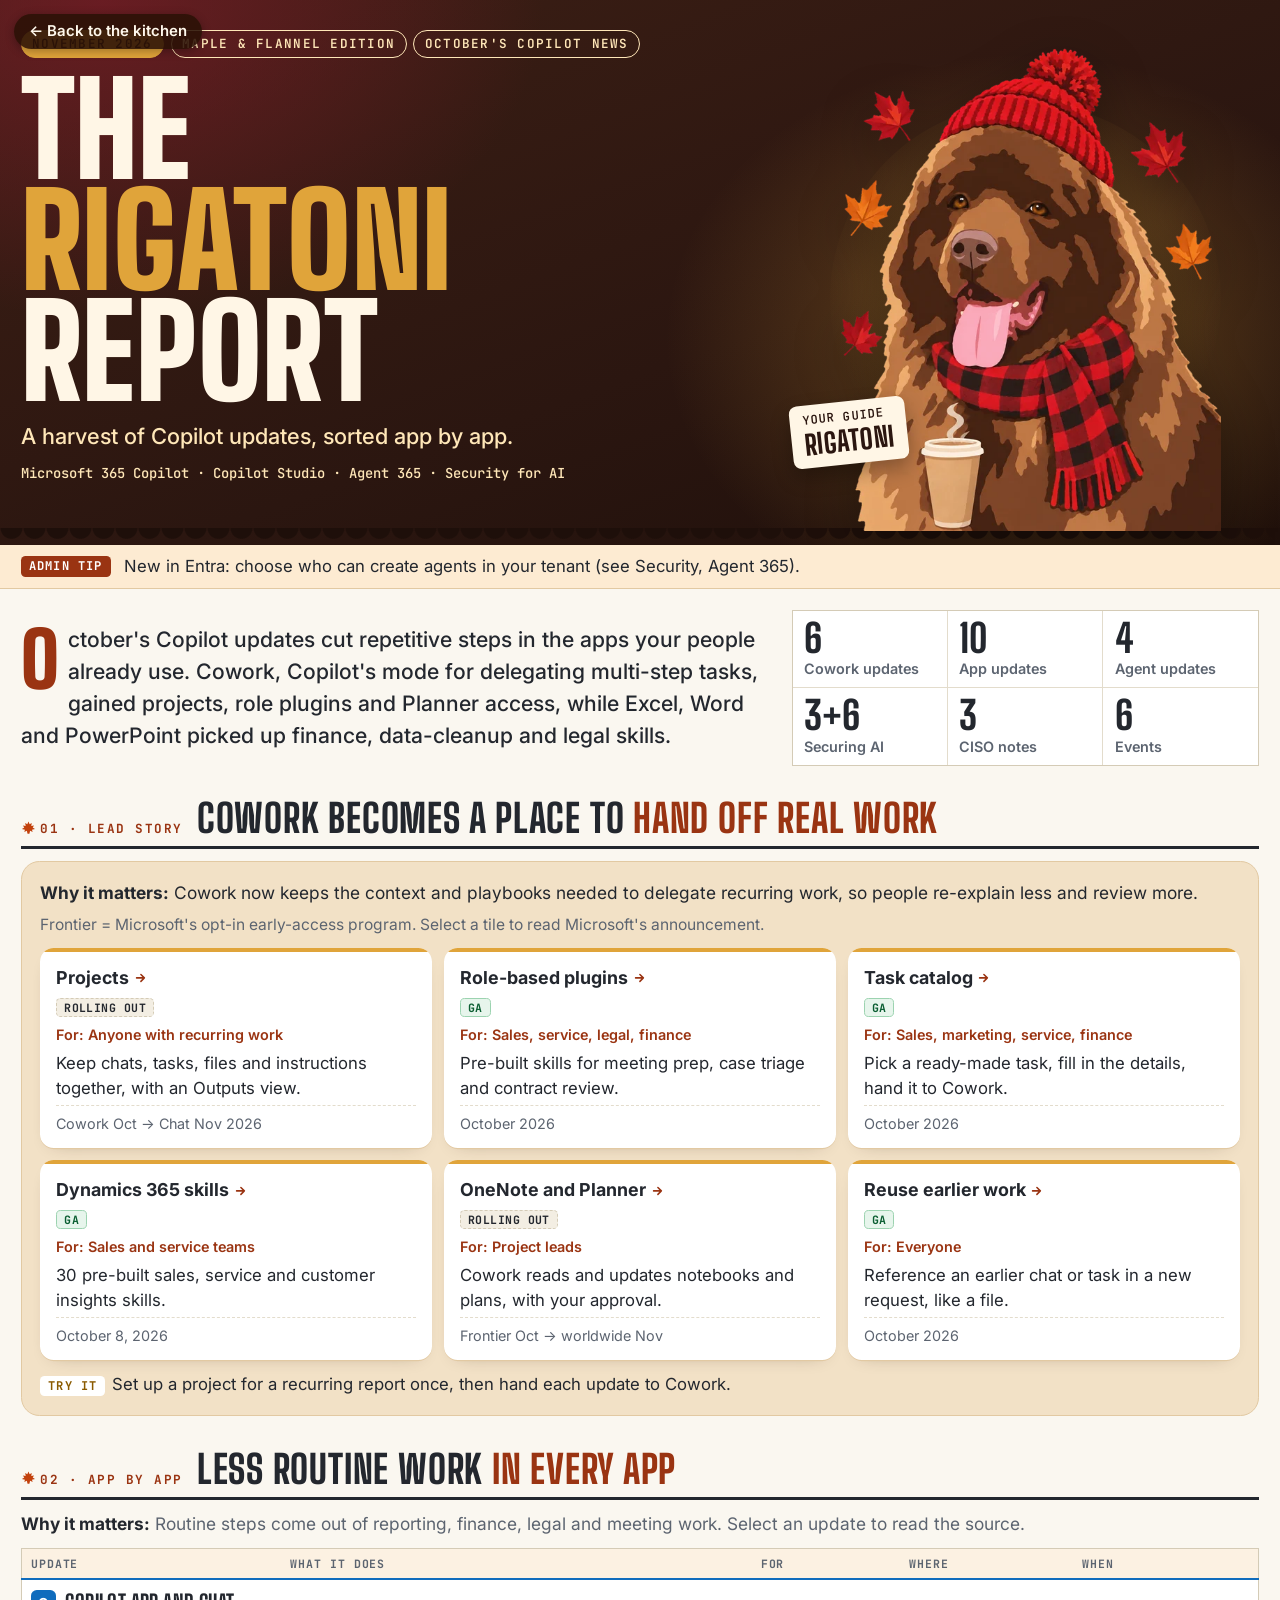
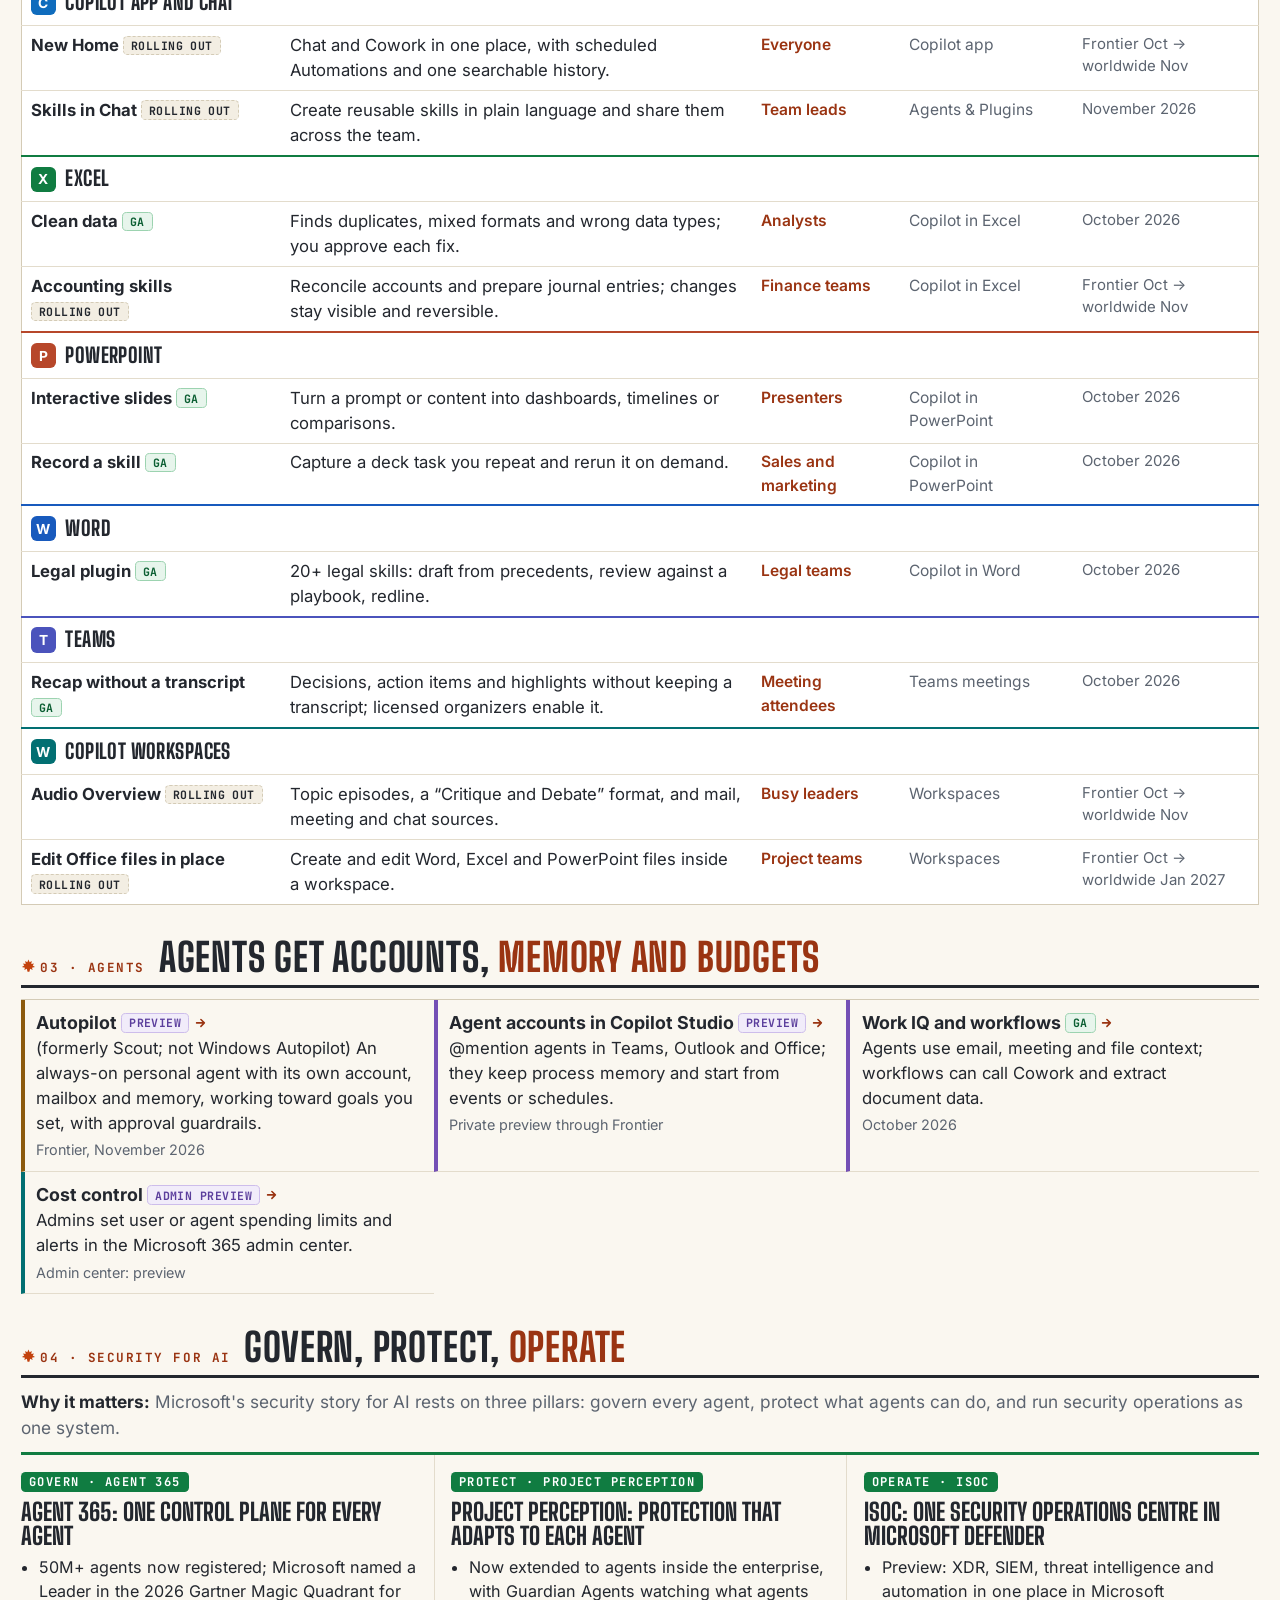
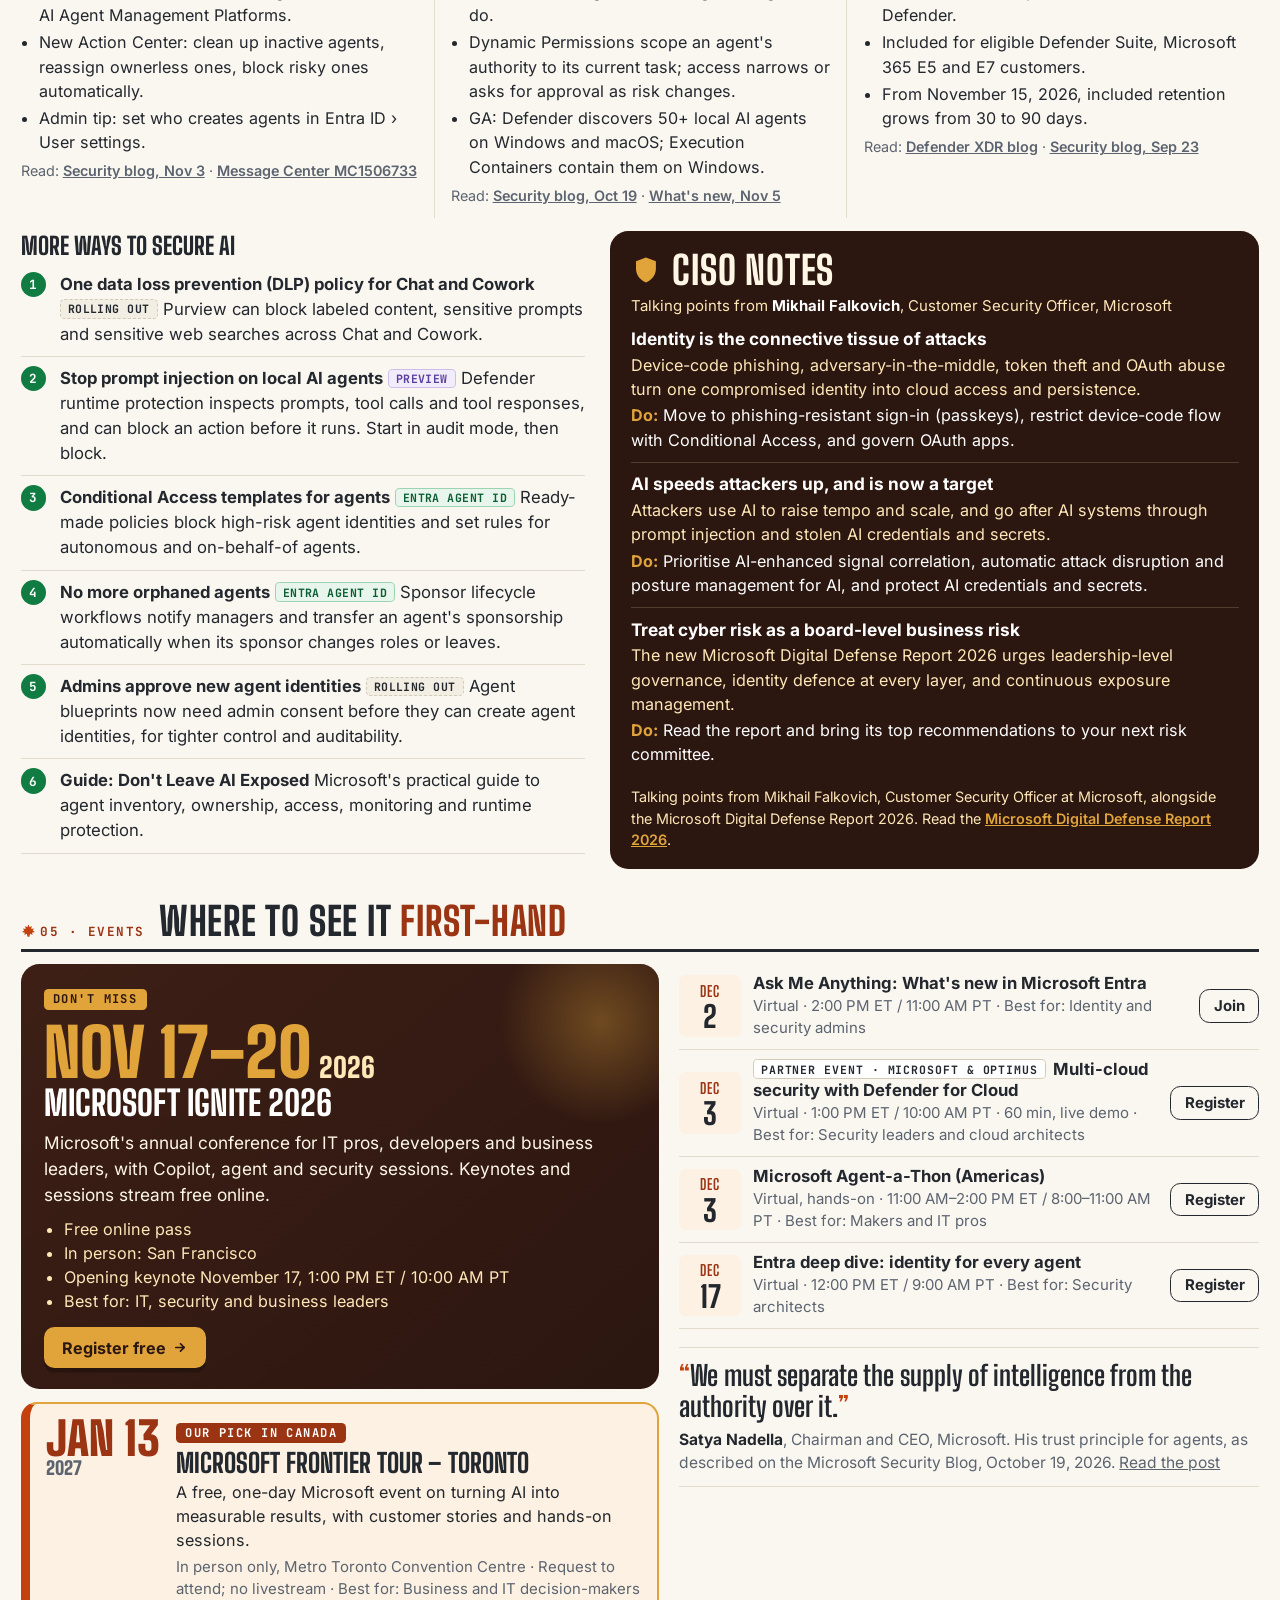
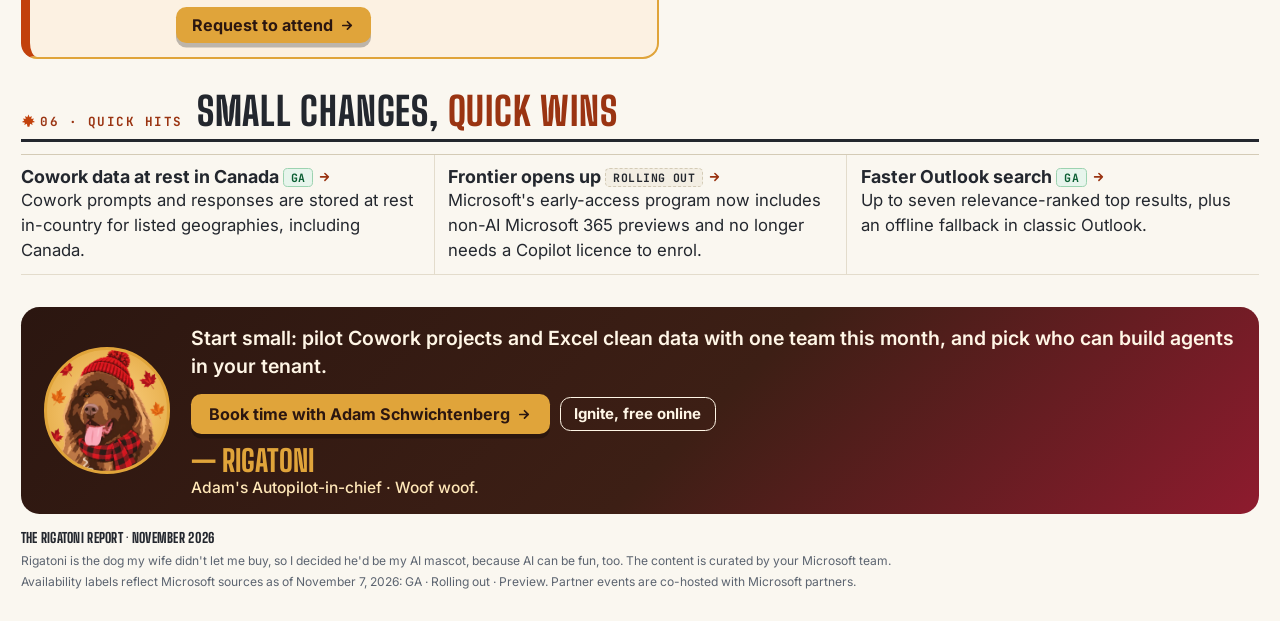
<file: issues/2026-11/index.html>
<!doctype html>
<html lang="en-CA" data-theme="2026-11">
<head><meta charset="utf-8"><meta name="viewport" content="width=device-width, initial-scale=1">
<title>The Rigatoni Report · November 2026</title><meta name="description" content="The Copilot features that save your people time, app by app, plus agents, security for AI and notes for CISOs.">
<link rel="preconnect" href="https://fonts.googleapis.com"><link rel="preconnect" href="https://fonts.gstatic.com" crossorigin>
<link href="https://fonts.googleapis.com/css2?family=Big+Shoulders+Display:wght@700;800;900&family=Inter:wght@400;500;600;700&family=JetBrains+Mono:wght@500;700&display=swap" rel="stylesheet">
<style>:root{
  --paper:#FAF7F0;--card:#FFFFFF;--ink:#23272E;--ink-soft:#5C6470;--hair:#E3DCCC;--hair-strong:#D4CBB6;
  --s1:#0F6CBD;--s2:#026F72;--s3:#7450B5;--s4:#8C5A0E;--s5:#107C41;
  --c-copilot:#0F6CBD;--c-excel:#107C41;--c-ppt:#B7472A;--c-word:#185ABD;--c-teams:#4B53BC;--c-ws:#026F72;--c-onedrive:#0364B8;
  --display:"Big Shoulders Display","Arial Narrow","Roboto Condensed","Helvetica Neue",Arial,sans-serif;
  --body:"Inter","Segoe UI",system-ui,-apple-system,Arial,sans-serif;
  --mono:"JetBrains Mono","Cascadia Mono",Consolas,"Courier New",monospace;
}
:root[data-theme="2026-11"]{ /* THEME BLOCK: swap for a new month (60 paper / 30 panel / 10 accent) */
  --th-ground:#3D1F15;--th-ground-2:#2B1610;--th-ground-deep:#1E0F0A;
  --th-accent:#C2410C;--th-accent-t:#9A3412;--th-hi:#E0A43A;--th-hi-t:#8A5A00;--th-hi-soft:#FFD68C;
  --th-on-ground:#FFF6E6;--th-on-ground-soft:#FFE7B8;
  --th-panel:#F2E1C6;--th-panel-line:#E2C9A2;--th-tint:#FDEBD2;--th-tint-2:#FCF1E2;
  --th-alert:#8E1B2E;--th-glow:rgba(224,164,58,.35);--th-glow-2:rgba(142,27,46,.55);
  --th-leaf-1:#E0A43A;--th-leaf-2:#C2410C;--th-leaf-3:#B91C1C;
  --primary:var(--th-hi);--on-primary:var(--th-ground-2);
}
*{box-sizing:border-box}html{scroll-behavior:smooth}
body{margin:0;font-family:var(--body);font-size:15px;line-height:1.5;color:var(--ink);background:var(--paper);-webkit-font-smoothing:antialiased}
a{color:inherit}
:focus-visible{outline:3px solid var(--ink);outline-offset:2px;box-shadow:0 0 0 6px var(--th-hi);border-radius:4px}
.vh{position:absolute;width:1px;height:1px;overflow:hidden;clip:rect(0 0 0 0);white-space:nowrap}
.skip:focus{position:fixed!important;top:8px;left:8px;width:auto;height:auto;clip:auto;z-index:99;background:#fff;padding:8px 12px}
.wrap{max-width:1120px;margin:0 auto;padding:0 18px}
h1,h2,h3{margin:0}p{margin:0}
h2{font-family:var(--display);font-weight:800;font-size:clamp(26px,3vw,34px);line-height:1.05;text-transform:uppercase;letter-spacing:.02em}
h2 .ac{color:var(--th-accent-t)}
h3{font-family:var(--body);font-weight:700;font-size:15.5px;line-height:1.3}

/* masthead */
.mast{position:relative;overflow:hidden;color:var(--th-on-ground);background:radial-gradient(480px 380px at 80% 62%,var(--th-glow),transparent 65%),radial-gradient(640px 460px at 8% 0,var(--th-glow-2),transparent 60%),linear-gradient(160deg,var(--th-ground),var(--th-ground-2) 60%,var(--th-ground-deep))}
.mast-in{position:relative;max-width:1120px;margin:0 auto;padding:26px 18px 0;display:grid;grid-template-columns:1.3fr .8fr;gap:8px;align-items:end;min-height:360px}
.mast-l{padding-bottom:40px;position:relative;z-index:2}
.edition{display:flex;flex-wrap:wrap;gap:6px;font:600 11px var(--mono);letter-spacing:.1em;text-transform:uppercase}
.chip{padding:4px 9px;border-radius:999px;border:1px solid var(--th-on-ground-soft);color:var(--th-on-ground-soft)}.chip.solid{background:var(--th-hi);border-color:var(--th-hi);color:var(--th-ground-2)}
.mast h1{font-family:var(--display);font-weight:900;text-transform:uppercase;font-size:clamp(54px,9vw,112px);line-height:.86;margin-top:14px;letter-spacing:.005em}
.mast h1 .r{color:var(--th-hi);display:block}
.tagline{font-family:var(--body);font-size:clamp(16px,1.8vw,19px);margin-top:12px;color:var(--th-on-ground-soft);font-weight:500}
.topics{margin-top:10px;font:500 12px var(--mono);color:var(--th-on-ground-soft)}
.mast-r{position:relative;display:flex;justify-content:center;z-index:1}
.sun{position:absolute;bottom:30px;left:50%;width:340px;height:340px;margin-left:-170px;border-radius:50%;background:radial-gradient(circle at 50% 45%,var(--th-glow),transparent 70%)}
.rig{position:relative;display:block;width:min(340px,100%);height:auto;filter:drop-shadow(0 16px 22px rgba(0,0,0,.35));margin-bottom:-2px}
.nameplate{position:absolute;left:0;bottom:56px;z-index:3;transform:rotate(-6deg);background:var(--th-on-ground);color:var(--th-ground-2);font:600 10.5px var(--mono);letter-spacing:.1em;text-transform:uppercase;padding:6px 11px;border-radius:7px;box-shadow:0 8px 18px rgba(0,0,0,.3)}
.nameplate b{display:block;font-family:var(--display);font-weight:800;font-size:24px;letter-spacing:.02em}
.leaf{position:absolute;top:-50px;width:24px;height:24px;opacity:.85;animation:fall 14s linear infinite;z-index:1;pointer-events:none}
.lc1{color:var(--th-leaf-1)}.lc2{color:var(--th-leaf-2)}.lc3{color:var(--th-leaf-3)}
.l0{left:5%;animation-delay:-2s}.l1{left:17%;width:18px;animation-delay:-7s}.l2{left:30%;animation-delay:-11s}.l3{left:43%;width:16px;animation-delay:-4s}.l4{left:55%;animation-delay:-9s}.l5{left:66%;width:20px;animation-delay:-1s}.l6{left:78%;animation-delay:-6s}.l7{left:89%;width:18px;animation-delay:-12s}.l8{left:96%;width:15px;animation-delay:-3s}
@keyframes fall{0%{transform:translate(0,0) rotate(0)}50%{transform:translate(28px,220px) rotate(160deg)}100%{transform:translate(-10px,460px) rotate(340deg);opacity:0}}
.edge{display:block;height:14px;background:radial-gradient(circle at 10px 0,var(--th-ground-deep) 9px,transparent 10px) 0 0/20px 14px repeat-x}
@media(max-width:820px){.mast-in{grid-template-columns:1fr 150px;min-height:0;padding-top:18px}.mast-l{padding-bottom:18px}.rig{width:150px}.sun{width:180px;height:180px;margin-left:-90px;bottom:10px}.nameplate,.topics{display:none}.mast h1{font-size:52px}}
@media(max-width:480px){.mast-in{grid-template-columns:1fr 104px}.rig{width:104px}.mast h1{font-size:clamp(34px,11vw,42px)}.sun{width:120px;height:120px;margin-left:-60px}}

.bar{background:var(--th-tint);color:var(--ink);border-bottom:1px solid var(--th-panel-line)}
.bar .wrap{display:flex;flex-wrap:wrap;gap:4px 12px;align-items:center;padding-top:8px;padding-bottom:8px;font-size:14.5px}
.bar b{font:700 10.5px var(--mono);letter-spacing:.1em;text-transform:uppercase;background:var(--th-accent-t);color:#fff;padding:2px 7px;border-radius:4px}.bar a{color:var(--th-accent-t);font-weight:600}

section{padding:28px 0 0;scroll-margin-top:10px}
.sh{display:flex;align-items:baseline;flex-wrap:wrap;gap:6px 12px;border-bottom:3px solid var(--ink);padding-bottom:6px;margin-bottom:10px}
.k{font:700 11px var(--mono);letter-spacing:.12em;text-transform:uppercase;color:var(--th-accent-t);white-space:nowrap}
.k svg{width:13px;height:13px;vertical-align:-2px;margin-right:4px;color:var(--th-accent)}
.why{font-size:15px;color:var(--ink-soft);margin-bottom:10px}.why b{color:var(--ink)}
.b{display:inline-block;font:700 10px var(--mono);letter-spacing:.04em;text-transform:uppercase;padding:1px 6px;border-radius:4px;border:1px solid;white-space:nowrap;vertical-align:1px}
.b-ga{color:#0B5E32;background:#E7F5EC;border-color:#9CD3B0}.b-rolling{color:var(--ink);background:#F3EEE3;border-color:var(--hair-strong);border-style:dashed}
.b-preview{color:#5B3E9C;background:#F1ECFA;border-color:#CDBDEB}.b-roadmap{color:#7A4A06;background:#FBF0DD;border-color:#E7C78E}.b-change{color:#7F1D1D;background:#FDECEC;border-color:#F3B4B4}
a.src-link{text-decoration:none}a.src-link:hover h3,a.src-link:focus-visible h3{text-decoration:underline;text-decoration-color:var(--th-accent);text-underline-offset:3px}
.go{width:12px;height:12px;vertical-align:-1px;margin-left:4px;color:var(--th-accent-t);transition:transform .2s}

.top{display:grid;grid-template-columns:1.6fr 1fr;gap:20px;padding-top:18px;align-items:center}
.opening{font-size:clamp(16.5px,1.8vw,18.5px);line-height:1.5;font-weight:500}
.opening::first-letter{float:left;font-family:var(--display);font-weight:900;font-size:3.6em;line-height:.8;padding:4px 8px 0 0;color:var(--th-accent-t)}
.glance{display:grid;grid-template-columns:repeat(3,1fr);border:1px solid var(--hair-strong);background:var(--card)}
.g{padding:7px 10px;border-right:1px solid var(--hair);border-bottom:1px solid var(--hair)}.g:nth-child(3n){border-right:0}.g:nth-child(n+4){border-bottom:0}
.g .v{font-family:var(--display);font-size:34px;line-height:1;font-weight:800}.g .l{font-size:12.5px;font-weight:600;color:var(--ink-soft)}
@media(max-width:820px){.top{grid-template-columns:1fr}}

/* LEAD: 30% panel with 10% accent tiles */
.panel{background:var(--th-panel);border:1px solid var(--th-panel-line);border-radius:16px;padding:16px}
.panel .why{color:var(--ink)}.panel .defn{font-size:13.5px;color:var(--ink-soft);margin:-4px 0 10px}
.tiles{display:grid;grid-template-columns:repeat(3,1fr);gap:10px}
.tile{position:relative;display:flex;flex-direction:column;gap:4px;background:var(--card);border-radius:12px;padding:16px 14px 12px;text-decoration:none;overflow:hidden;
  box-shadow:0 1px 0 var(--th-panel-line),0 6px 16px -12px rgba(43,22,16,.45);transition:background-color .8s ease,box-shadow .8s ease}
/* v0.9b micro-interaction: the gold top bar fills with the accent colour, left to right, and the arrow nudges. Card itself never moves. */
.tile::before,.tile::after{content:'';position:absolute;left:0;right:0;top:0;height:4px;pointer-events:none}
.tile::before{background:var(--th-hi)}
.tile::after{background:var(--th-accent);opacity:.45;transform:scaleX(0);transform-origin:left center;transition:transform 1.1s cubic-bezier(.25,.1,.25,1)}
.tile:hover,.tile:focus-visible{background-color:#FFFAF2}
.tile:hover::after,.tile:focus-visible::after{transform:scaleX(1)}
.tile .go{transition:transform .8s cubic-bezier(.25,.1,.25,1)}
.tile:hover .go,.tile:focus-visible .go{transform:translateX(4px)}
.tile:focus-visible{box-shadow:0 0 0 3px var(--th-hi);outline-offset:3px}
.tile .who{font-size:12.5px;font-weight:600;color:var(--th-accent-t)}.tile p{font-size:14.5px}
.tile .when{margin-top:auto;padding-top:6px;font-size:12.5px;color:var(--ink-soft);border-top:1px dashed var(--hair)}
.try{margin-top:10px;font-size:14.5px}.try b{font:700 10.5px var(--mono);letter-spacing:.1em;text-transform:uppercase;color:var(--th-hi-t);background:var(--card);padding:2px 7px;border-radius:4px;margin-right:6px}
@media(max-width:860px){.tiles{grid-template-columns:repeat(2,1fr)}}@media(max-width:560px){.tiles{grid-template-columns:1fr}}

/* app table */
table.apps{width:100%;border-collapse:collapse;font-size:14.5px;background:var(--card);border:1px solid var(--hair-strong)}
.apps th{font:700 10px var(--mono);letter-spacing:.08em;text-transform:uppercase;color:var(--ink-soft);text-align:left;padding:6px 8px;background:var(--th-tint-2);border-bottom:1px solid var(--hair-strong)}
.apps td{padding:6px 8px;border-top:1px solid var(--hair);vertical-align:top}
.apps tr.grp td{padding:6px 8px;border-top:2px solid var(--ac);font-family:var(--display);font-weight:800;font-size:18px;text-transform:uppercase;letter-spacing:.02em}
.ico{display:inline-grid;place-items:center;width:22px;height:22px;border-radius:5px;font:700 12px var(--body);color:#fff;background:var(--ac);margin-right:8px;vertical-align:2px}
.apps td.t{font-weight:700;width:21%}.apps td.t a{text-decoration:none}.apps td.t a:hover{text-decoration:underline}
.apps td.who{width:12%;color:var(--th-accent-t);font-weight:600;font-size:13.5px}.apps td.where{width:14%;font-size:13.5px;color:var(--ink-soft)}.apps td.when{width:15%;font-size:13px;color:var(--ink-soft)}
@media(max-width:760px){
  .apps thead{position:absolute;width:1px;height:1px;overflow:hidden;clip:rect(0 0 0 0)}
  .apps,.apps tbody,.apps tr,.apps td{display:block;width:auto!important}
  .apps tr{padding:7px 10px;border-top:1px solid var(--hair)}.apps td{border:0;padding:1px 0}
  .apps td[data-l]::before{content:attr(data-l) ': ';font-weight:700;font-size:12px;color:var(--ink-soft)}.apps tr.grp{padding:0}.apps tr.grp td{padding:6px 10px}
}

/* agents */
.agents{display:grid;grid-template-columns:repeat(3,1fr);gap:0;border-top:1px solid var(--hair-strong)}
.ag{display:block;padding:9px 12px 9px 10px;border-bottom:1px solid var(--hair);border-left:4px solid var(--ac);text-decoration:none}
.ag:hover .go{transform:translateX(4px)}.ag p{font-size:14.5px;margin-top:2px}.ag .when{font-size:12.5px;color:var(--ink-soft);margin-top:3px}
@media(max-width:900px){.agents{grid-template-columns:repeat(2,1fr)}}@media(max-width:600px){.agents{grid-template-columns:1fr}}

/* security for AI + CISO notes side by side */
.secgrid{display:grid;grid-template-columns:1fr 1.15fr;gap:22px}
.controls{list-style:none;margin:0;padding:0;counter-reset:c}
.controls li{counter-increment:c;display:grid;grid-template-columns:26px 1fr;gap:8px;padding:8px 0;border-bottom:1px solid var(--hair);font-size:14.5px}
.controls li::before{content:counter(c);width:22px;height:22px;border-radius:50%;display:grid;place-items:center;font:700 11px var(--mono);color:#fff;background:var(--s5)}
.controls a{font-weight:700;text-decoration:none}.controls a:hover{text-decoration:underline}
.controls code{font-family:var(--mono);font-size:12.5px;font-weight:600;background:#F3EEE3;padding:0 4px}
.ciso{background:var(--th-ground-2);color:var(--th-on-ground);border-radius:16px;padding:16px 18px}
.ciso-h{display:flex;gap:10px;align-items:center}.ciso-h svg{width:26px;height:26px;color:var(--th-hi)}
.ciso h2{color:var(--th-on-ground)}.ciso .by{font-size:13px;color:var(--th-on-ground-soft);margin-top:4px}.ciso .by b{color:#fff}
.cp{padding:9px 0;border-bottom:1px solid rgba(255,231,184,.18)}.cp:last-of-type{border-bottom:0}
.cp h3{color:#fff;font-size:15px}.cp p{font-size:14px;color:var(--th-on-ground-soft);margin-top:2px}.cp .do{color:#fff}.cp .do b{color:var(--th-hi)}
.ciso .note{font-size:12.5px;color:var(--th-on-ground-soft);margin-top:8px}.ciso a{color:var(--th-hi);font-weight:600}
@media(max-width:860px){.secgrid{grid-template-columns:1fr}}

/* events */
.evgrid{display:grid;grid-template-columns:1.1fr 1fr;gap:18px;align-items:start}
.feature{background:linear-gradient(140deg,var(--th-ground),var(--th-ground-2));color:var(--th-on-ground);border-radius:16px;padding:18px 20px;position:relative;overflow:hidden}
.feature::after{content:'';position:absolute;right:-40px;top:-40px;width:180px;height:180px;border-radius:50%;background:radial-gradient(circle,var(--th-glow),transparent 70%)}
.feature .tag{font:700 10.5px var(--mono);letter-spacing:.12em;text-transform:uppercase;color:var(--th-ground-2);background:var(--th-hi);padding:2px 8px;border-radius:4px}
.feature .fd{font-family:var(--display);font-weight:900;font-size:clamp(40px,13vw,58px);line-height:.9;text-transform:uppercase;margin-top:10px;color:var(--th-hi)}
.feature .fd small{font-size:24px;color:var(--th-on-ground-soft);margin-left:6px}
.feature h3{font-family:var(--display);font-weight:800;font-size:30px;text-transform:uppercase;line-height:1;margin-top:4px;color:#fff}
.feature p{font-size:15px;margin-top:8px;color:var(--th-on-ground)}.feature ul{margin:8px 0 0;padding-left:18px;font-size:14px;color:var(--th-on-ground-soft)}
.feature .cta{margin-top:12px}
.ev{display:grid;grid-template-columns:54px 1fr auto;gap:10px;align-items:center;padding:8px 0;border-bottom:1px solid var(--hair)}
.date{text-align:center;background:var(--th-tint-2);padding:4px 2px;border-radius:6px}
.date .m{display:block;font-family:var(--display);font-weight:700;font-size:13px;letter-spacing:.08em;text-transform:uppercase;color:var(--th-accent-t)}.date .d{display:block;font-family:var(--display);font-size:26px;line-height:1;font-weight:800}
.ev h3{font-size:14.5px}.ev .det{font-family:var(--body);font-size:13px;color:var(--ink-soft)}
.ev .cta{margin-top:0}
@media(max-width:860px){.evgrid{grid-template-columns:1fr}}@media(max-width:420px){.feature .fd small{display:block;margin:2px 0 0}}@media(max-width:520px){.ev{grid-template-columns:50px 1fr}.ev .cta{grid-column:2;justify-self:start}}

.voice{margin:16px 0 0;display:grid;grid-template-columns:auto 1fr;gap:4px 16px;align-items:center;border-top:1px solid var(--hair);border-bottom:1px solid var(--hair);padding:10px 0}
.voice blockquote{margin:0;font-family:var(--display);font-weight:700;font-size:24px;line-height:1.15;grid-column:1/-1;color:var(--ink)}
.voice blockquote::before{content:'“';color:var(--th-accent)}.voice blockquote::after{content:'”';color:var(--th-accent)}
.voice figcaption{font-size:13.5px;color:var(--ink-soft);grid-column:1/-1}.voice figcaption b{color:var(--ink)}

.cta{display:inline-flex;align-items:center;gap:6px;margin-top:8px;text-decoration:none;font:700 14px var(--body);border-radius:9px;padding:9px 16px;background:var(--primary);color:var(--on-primary);box-shadow:0 4px 0 rgba(0,0,0,.25);transition:transform .15s}
.cta:hover{transform:translateY(-2px)}.cta svg{width:13px;height:13px}
.cta.ghost{background:transparent;color:inherit;border:1.5px solid currentColor;box-shadow:none;padding:6px 12px;font-size:13px}

.hits{display:grid;grid-template-columns:repeat(3,1fr);gap:0;border-top:1px solid var(--hair-strong)}
.hit{display:block;padding:9px 12px 9px 0;border-bottom:1px solid var(--hair);text-decoration:none;font-size:14.5px}.hit+.hit{padding-left:12px;border-left:1px solid var(--hair)}
.hit:hover .go{transform:translateX(4px)}
@media(max-width:760px){.hits{grid-template-columns:1fr}.hit+.hit{padding-left:0;border-left:0}}

.close{margin-top:28px;display:grid;grid-template-columns:110px 1fr;gap:18px;align-items:center;padding:16px 20px;border-radius:16px;color:var(--th-on-ground);background:linear-gradient(135deg,var(--th-ground-2),var(--th-ground) 55%,var(--th-alert))}
.pup{width:110px;height:110px;border-radius:50%;object-fit:cover;object-position:50% 18%;background:radial-gradient(circle,var(--th-hi-soft),var(--th-hi));border:3px solid var(--th-hi)}
.close .big{font-size:17px;line-height:1.4;font-weight:600}.close .ctas{display:flex;flex-wrap:wrap;gap:8px;align-items:center;margin-top:4px}.close .cta.ghost{color:var(--th-on-ground)}
.sign{margin-top:10px;font-family:var(--display);font-weight:800;font-size:26px;text-transform:uppercase;line-height:1;color:var(--th-hi)}
.sign span{display:block;font-family:var(--body);font-weight:500;font-size:13.5px;text-transform:none;color:var(--th-on-ground-soft);margin-top:4px}
footer{margin:12px 0 26px;font-size:10.5px;line-height:1.4;color:var(--ink-soft)}footer b{font-family:var(--display);font-weight:800;font-size:12px;text-transform:uppercase;color:var(--ink);letter-spacing:.02em}footer p+p{margin-top:4px}
@media(max-width:560px){.close{grid-template-columns:1fr}}

/* desktop default zoom (~150% on wide screens); media queries use the real viewport */
@media screen and (min-width:1180px){html{zoom:1.15}}@media screen and (min-width:1360px){html{zoom:1.3}}@media screen and (min-width:1500px){html{zoom:1.5}}
/* security pillars */
.more-h{font-family:var(--display);font-weight:800;font-size:21px;text-transform:uppercase;line-height:1;margin:2px 0 4px}.secgrid{align-items:start}
.pillars{display:grid;grid-template-columns:repeat(3,1fr);gap:0;border-top:3px solid var(--s5);margin-bottom:12px}
.pil{padding:10px 14px 10px 0}.pil+.pil{padding-left:14px;border-left:1px solid var(--hair)}
.pil .k{font:700 10.5px var(--mono);letter-spacing:.12em;text-transform:uppercase;color:#fff;background:var(--s5);padding:2px 7px;border-radius:4px}
.pil h3{font-family:var(--display);font-weight:800;font-size:21px;line-height:1.02;text-transform:uppercase;margin-top:6px}
.pil ul{margin:5px 0 0;padding-left:16px;font-size:14px}.pil li+li{margin-top:3px}.pil code{font-family:var(--mono);font-size:12px;font-weight:600;background:#F3EEE3;padding:0 3px}
.pil .src{font-size:12.5px;margin-top:5px;color:var(--ink-soft)}.pil .src a{font-weight:600}
@media(max-width:860px){.pillars{grid-template-columns:1fr}.pil+.pil{padding-left:0;border-left:0;border-top:1px solid var(--hair)}}
/* Canada pick + partner chip */
.canada{margin-top:12px;display:flex;gap:14px;align-items:flex-start;padding:12px 14px;border-radius:14px;background:var(--th-tint-2);border:2px solid var(--th-hi);border-left:8px solid var(--th-accent)}
.canada .cd{flex:0 0 auto;font-family:var(--display);font-weight:900;font-size:40px;line-height:.9;text-transform:uppercase;color:var(--th-accent-t)}.canada .cd small{display:block;font-size:16px;color:var(--ink-soft)}
.canada .cb{flex:1 1 auto;min-width:0}
.canada .tag{display:inline-block;font:700 10.5px var(--mono);letter-spacing:.12em;text-transform:uppercase;color:#fff;background:var(--th-accent-t);padding:2px 8px;border-radius:4px}
.canada h3{font-family:var(--display);font-weight:800;font-size:23px;text-transform:uppercase;line-height:1;margin-top:5px}.canada p{font-size:14px;margin-top:3px}.canada .det{font-size:13px;color:var(--ink-soft)}.canada .cta{margin-top:6px;padding:7px 14px}
@media(max-width:480px){.canada{flex-direction:column}}
.partner{display:inline-block;font:700 10px var(--mono);letter-spacing:.08em;text-transform:uppercase;color:var(--ink);border:1px solid var(--hair-strong);background:var(--card);padding:1px 6px;border-radius:4px;margin-right:6px;vertical-align:1px}
@media print{html{zoom:1}}
@media (prefers-reduced-motion:reduce){*{animation:none!important;transition:none!important;scroll-behavior:auto!important}.leaf{display:none}.cta:hover{transform:none}.go{transform:none!important}}
@media print{
  body{font-size:10.5pt;background:#fff}.leaf,.skip,.sun{display:none}.mast-in{min-height:0}
  .mast,.bar,.panel,.ciso,.feature,.close,.ico,.controls li::before,.date,.b,.cta{-webkit-print-color-adjust:exact;print-color-adjust:exact}
  section{padding-top:14px}.tile,.ag,.ev,.cp,.controls li,.apps tr,.hit{break-inside:avoid}h2,.sh{break-after:avoid}
  .cta{box-shadow:none}a.cta[href^="http"]::after,.controls a[href^="http"]::after{content:" (" attr(href) ")";font:7.5pt var(--mono);color:var(--ink-soft);word-break:break-all}
}
</style></head>
<body><a class="rr-back" href="../../" style="position:fixed;top:12px;left:12px;z-index:9999;font:600 13px/1 Inter,Segoe UI,Arial,sans-serif;color:#fff8ec;background:rgba(43,18,6,.88);padding:9px 13px;border-radius:999px;text-decoration:none;box-shadow:0 2px 8px rgba(0,0,0,.3)">&larr; Back to the kitchen</a><style>@media print{.rr-back{display:none!important}}</style><svg width="0" height="0" style="position:absolute" aria-hidden="true"><defs>
<symbol id="m1" viewBox="0 0 64 64"><path d="M32 2l5 12 9-5-2 12 12-2-6 9 10 6-13 3 3 10-11-5-3 13h-8l-3-13-11 5 3-10-13-3 10-6-6-9 12 2-2-12 9 5z" fill="currentColor"/></symbol>
<symbol id="m2" viewBox="0 0 40 64"><path d="M20 2c6 4 4 9 9 10-1 5-6 5-4 10 5-1 9 2 8 7-5 0-6 5-2 8-3 4-8 2-9 6 0 4 4 6 0 11h-4c-4-5 0-7 0-11-1-4-6-2-9-6 4-3 3-8-2-8-1-5 3-8 8-7 2-5-3-5-4-10 5-1 3-6 9-10z" fill="currentColor"/></symbol>
<symbol id="arr" viewBox="0 0 16 16"><path d="M3 8h9M8 4l4 4-4 4" fill="none" stroke="currentColor" stroke-width="1.8" stroke-linecap="round" stroke-linejoin="round"/></symbol>
<symbol id="shield" viewBox="0 0 24 24"><path d="M12 2l8 3v6c0 5-3.5 9.3-8 11-4.5-1.7-8-6-8-11V5z" fill="currentColor"/></symbol>
</defs></svg>
<a class="vh skip" href="#lead">Skip to the lead story</a>
<header class="mast"><div aria-hidden="true"><svg class="leaf l0 lc1"><use href="#m1"/></svg><svg class="leaf l1 lc2"><use href="#m2"/></svg><svg class="leaf l2 lc3"><use href="#m1"/></svg><svg class="leaf l3 lc1"><use href="#m2"/></svg><svg class="leaf l4 lc2"><use href="#m1"/></svg><svg class="leaf l5 lc3"><use href="#m2"/></svg><svg class="leaf l6 lc1"><use href="#m1"/></svg><svg class="leaf l7 lc2"><use href="#m2"/></svg><svg class="leaf l8 lc3"><use href="#m1"/></svg></div>
  <div class="mast-in"><div class="mast-l">
      <div class="edition"><span class="chip solid">November 2026</span><span class="chip">Maple & flannel edition</span><span class="chip">October's Copilot news</span></div>
      <h1>The <span class="r">Rigatoni</span> Report</h1>
      <p class="tagline">A harvest of Copilot updates, sorted app by app.</p>
      <p class="topics">Microsoft 365 Copilot · Copilot Studio · Agent 365 · Security for AI</p></div>
    <div class="mast-r"><div class="sun" aria-hidden="true"></div>
      <img class="rig" src="[data-uri]" alt="Rigatoni the Newfoundland, wearing a red knit toque and a buffalo-check flannel scarf, with a takeaway coffee and maple leaves" width="560" height="704">
      <div class="nameplate" aria-hidden="true">Your guide<b>Rigatoni</b></div></div></div>
  <div class="edge" aria-hidden="true"></div></header>
<div class="bar" role="note" aria-label="Admin tip"><div class="wrap"><b>Admin tip</b><span>New in Entra: choose who can create agents in your tenant (see Security, Agent 365).</span></div></div>
<main class="wrap">
  <div class="top"><p class="opening">October's Copilot updates cut repetitive steps in the apps your people already use. Cowork, Copilot's mode for delegating multi-step tasks, gained projects, role plugins and Planner access, while Excel, Word and PowerPoint picked up finance, data-cleanup and legal skills.</p><div class="glance" role="group" aria-label="At a glance"><div class="g"><div class="v">6</div><div class="l">Cowork updates</div></div><div class="g"><div class="v">10</div><div class="l">App updates</div></div><div class="g"><div class="v">4</div><div class="l">Agent updates</div></div><div class="g"><div class="v">3+6</div><div class="l">Securing AI</div></div><div class="g"><div class="v">3</div><div class="l">CISO notes</div></div><div class="g"><div class="v">6</div><div class="l">Events</div></div></div></div>

  <section id="lead" aria-labelledby="h-lead">
    <div class="sh"><span class="k"><svg aria-hidden="true"><use href="#m1"/></svg>01 · Lead story</span><h2 id="h-lead">Cowork becomes a place to <span class="ac">hand off real work</span></h2></div>
    <div class="panel"><p class="why"><b>Why it matters:</b> Cowork now keeps the context and playbooks needed to delegate recurring work, so people re-explain less and review more.</p><p class="defn">Frontier = Microsoft's opt-in early-access program. Select a tile to read Microsoft's announcement.</p>
      <div class="tiles"><a class="tile src-link" href="https://techcommunity.microsoft.com/blog/microsoft-copilot-blog/what%E2%80%99s-new-in-microsoft-copilot--october-2026/4568528"><h3>Projects<svg class="go" aria-hidden="true"><use href="#arr"/></svg></h3><div><span class="b b-rolling">Rolling out</span></div><div class="who">For: Anyone with recurring work</div><p>Keep chats, tasks, files and instructions together, with an Outputs view.</p><div class="when">Cowork Oct → Chat Nov 2026</div></a><a class="tile src-link" href="https://techcommunity.microsoft.com/blog/microsoft-copilot-blog/what%E2%80%99s-new-in-microsoft-copilot--october-2026/4568528"><h3>Role-based plugins<svg class="go" aria-hidden="true"><use href="#arr"/></svg></h3><div><span class="b b-ga">GA</span></div><div class="who">For: Sales, service, legal, finance</div><p>Pre-built skills for meeting prep, case triage and contract review.</p><div class="when">October 2026</div></a><a class="tile src-link" href="https://techcommunity.microsoft.com/blog/microsoft-copilot-blog/what%E2%80%99s-new-in-microsoft-copilot--october-2026/4568528"><h3>Task catalog<svg class="go" aria-hidden="true"><use href="#arr"/></svg></h3><div><span class="b b-ga">GA</span></div><div class="who">For: Sales, marketing, service, finance</div><p>Pick a ready-made task, fill in the details, hand it to Cowork.</p><div class="when">October 2026</div></a><a class="tile src-link" href="https://www.microsoft.com/en-us/copilot/blog/2026/10/08/bringing-crm-into-the-flow-of-work-and-agents-into-business-process-for-sales-and-service-teams/"><h3>Dynamics 365 skills<svg class="go" aria-hidden="true"><use href="#arr"/></svg></h3><div><span class="b b-ga">GA</span></div><div class="who">For: Sales and service teams</div><p>30 pre-built sales, service and customer insights skills.</p><div class="when">October 8, 2026</div></a><a class="tile src-link" href="https://techcommunity.microsoft.com/blog/microsoft-copilot-blog/what%E2%80%99s-new-in-microsoft-copilot--october-2026/4568528"><h3>OneNote and Planner<svg class="go" aria-hidden="true"><use href="#arr"/></svg></h3><div><span class="b b-rolling">Rolling out</span></div><div class="who">For: Project leads</div><p>Cowork reads and updates notebooks and plans, with your approval.</p><div class="when">Frontier Oct → worldwide Nov</div></a><a class="tile src-link" href="https://techcommunity.microsoft.com/blog/microsoft-copilot-blog/what%E2%80%99s-new-in-microsoft-copilot--october-2026/4568528"><h3>Reuse earlier work<svg class="go" aria-hidden="true"><use href="#arr"/></svg></h3><div><span class="b b-ga">GA</span></div><div class="who">For: Everyone</div><p>Reference an earlier chat or task in a new request, like a file.</p><div class="when">October 2026</div></a></div>
      <p class="try"><b>Try it</b>Set up a project for a recurring report once, then hand each update to Cowork.</p></div>
  </section>

  <section id="apps" aria-labelledby="h-apps">
    <div class="sh"><span class="k"><svg aria-hidden="true"><use href="#m1"/></svg>02 · App by app</span><h2 id="h-apps">Less routine work <span class="ac">in every app</span></h2></div>
    <p class="why"><b>Why it matters:</b> Routine steps come out of reporting, finance, legal and meeting work. Select an update to read the source.</p>
    <table class="apps" role="table" aria-labelledby="h-apps"><thead role="rowgroup"><tr role="row"><th role="columnheader" scope="col">Update</th><th role="columnheader" scope="col">What it does</th><th role="columnheader" scope="col">For</th><th role="columnheader" scope="col">Where</th><th role="columnheader" scope="col">When</th></tr></thead><tbody role="rowgroup"><tr class="grp" role="row" style="--ac:var(--c-copilot)"><td colspan="5" role="cell"><span class="ico" aria-hidden="true">C</span>Copilot app and Chat</td></tr><tr role="row"><td class="t" role="cell"><a href="https://techcommunity.microsoft.com/blog/microsoft-copilot-blog/what%E2%80%99s-new-in-microsoft-copilot--october-2026/4568528">New Home</a> <span class="b b-rolling">Rolling out</span></td><td role="cell" data-l="What">Chat and Cowork in one place, with scheduled Automations and one searchable history.</td><td class="who" role="cell" data-l="For">Everyone</td><td class="where" role="cell" data-l="Where">Copilot app</td><td class="when" role="cell" data-l="When">Frontier Oct → worldwide Nov</td></tr><tr role="row"><td class="t" role="cell"><a href="https://techcommunity.microsoft.com/blog/microsoft-copilot-blog/what%E2%80%99s-new-in-microsoft-copilot--october-2026/4568528">Skills in Chat</a> <span class="b b-rolling">Rolling out</span></td><td role="cell" data-l="What">Create reusable skills in plain language and share them across the team.</td><td class="who" role="cell" data-l="For">Team leads</td><td class="where" role="cell" data-l="Where">Agents &amp; Plugins</td><td class="when" role="cell" data-l="When">November 2026</td></tr><tr class="grp" role="row" style="--ac:var(--c-excel)"><td colspan="5" role="cell"><span class="ico" aria-hidden="true">X</span>Excel</td></tr><tr role="row"><td class="t" role="cell"><a href="https://techcommunity.microsoft.com/blog/microsoft-copilot-blog/what%E2%80%99s-new-in-microsoft-copilot--october-2026/4568528">Clean data</a> <span class="b b-ga">GA</span></td><td role="cell" data-l="What">Finds duplicates, mixed formats and wrong data types; you approve each fix.</td><td class="who" role="cell" data-l="For">Analysts</td><td class="where" role="cell" data-l="Where">Copilot in Excel</td><td class="when" role="cell" data-l="When">October 2026</td></tr><tr role="row"><td class="t" role="cell"><a href="https://www.microsoft.com/en-us/copilot/blog/2026/10/29/microsoft-copilot-for-finance-purpose-built-for-the-way-finance-teams-work/">Accounting skills</a> <span class="b b-rolling">Rolling out</span></td><td role="cell" data-l="What">Reconcile accounts and prepare journal entries; changes stay visible and reversible.</td><td class="who" role="cell" data-l="For">Finance teams</td><td class="where" role="cell" data-l="Where">Copilot in Excel</td><td class="when" role="cell" data-l="When">Frontier Oct → worldwide Nov</td></tr><tr class="grp" role="row" style="--ac:var(--c-ppt)"><td colspan="5" role="cell"><span class="ico" aria-hidden="true">P</span>PowerPoint</td></tr><tr role="row"><td class="t" role="cell"><a href="https://techcommunity.microsoft.com/blog/microsoft-copilot-blog/what%E2%80%99s-new-in-microsoft-copilot--october-2026/4568528">Interactive slides</a> <span class="b b-ga">GA</span></td><td role="cell" data-l="What">Turn a prompt or content into dashboards, timelines or comparisons.</td><td class="who" role="cell" data-l="For">Presenters</td><td class="where" role="cell" data-l="Where">Copilot in PowerPoint</td><td class="when" role="cell" data-l="When">October 2026</td></tr><tr role="row"><td class="t" role="cell"><a href="https://techcommunity.microsoft.com/blog/microsoft-copilot-blog/what%E2%80%99s-new-in-microsoft-copilot--october-2026/4568528">Record a skill</a> <span class="b b-ga">GA</span></td><td role="cell" data-l="What">Capture a deck task you repeat and rerun it on demand.</td><td class="who" role="cell" data-l="For">Sales and marketing</td><td class="where" role="cell" data-l="Where">Copilot in PowerPoint</td><td class="when" role="cell" data-l="When">October 2026</td></tr><tr class="grp" role="row" style="--ac:var(--c-word)"><td colspan="5" role="cell"><span class="ico" aria-hidden="true">W</span>Word</td></tr><tr role="row"><td class="t" role="cell"><a href="https://techcommunity.microsoft.com/blog/microsoft-copilot-blog/what%E2%80%99s-new-in-microsoft-copilot--october-2026/4568528">Legal plugin</a> <span class="b b-ga">GA</span></td><td role="cell" data-l="What">20+ legal skills: draft from precedents, review against a playbook, redline.</td><td class="who" role="cell" data-l="For">Legal teams</td><td class="where" role="cell" data-l="Where">Copilot in Word</td><td class="when" role="cell" data-l="When">October 2026</td></tr><tr class="grp" role="row" style="--ac:var(--c-teams)"><td colspan="5" role="cell"><span class="ico" aria-hidden="true">T</span>Teams</td></tr><tr role="row"><td class="t" role="cell"><a href="https://techcommunity.microsoft.com/blog/microsoft-copilot-blog/what%E2%80%99s-new-in-microsoft-copilot--october-2026/4568528">Recap without a transcript</a> <span class="b b-ga">GA</span></td><td role="cell" data-l="What">Decisions, action items and highlights without keeping a transcript; licensed organizers enable it.</td><td class="who" role="cell" data-l="For">Meeting attendees</td><td class="where" role="cell" data-l="Where">Teams meetings</td><td class="when" role="cell" data-l="When">October 2026</td></tr><tr class="grp" role="row" style="--ac:var(--c-ws)"><td colspan="5" role="cell"><span class="ico" aria-hidden="true">W</span>Copilot Workspaces</td></tr><tr role="row"><td class="t" role="cell"><a href="https://techcommunity.microsoft.com/blog/microsoft-copilot-blog/what%E2%80%99s-new-in-microsoft-copilot--october-2026/4568528">Audio Overview</a> <span class="b b-rolling">Rolling out</span></td><td role="cell" data-l="What">Topic episodes, a “Critique and Debate” format, and mail, meeting and chat sources.</td><td class="who" role="cell" data-l="For">Busy leaders</td><td class="where" role="cell" data-l="Where">Workspaces</td><td class="when" role="cell" data-l="When">Frontier Oct → worldwide Nov</td></tr><tr role="row"><td class="t" role="cell"><a href="https://techcommunity.microsoft.com/blog/microsoft-copilot-blog/what%E2%80%99s-new-in-microsoft-copilot--october-2026/4568528">Edit Office files in place</a> <span class="b b-rolling">Rolling out</span></td><td role="cell" data-l="What">Create and edit Word, Excel and PowerPoint files inside a workspace.</td><td class="who" role="cell" data-l="For">Project teams</td><td class="where" role="cell" data-l="Where">Workspaces</td><td class="when" role="cell" data-l="When">Frontier Oct → worldwide Jan 2027</td></tr></tbody></table>
  </section>

  <section id="agents" aria-labelledby="h-agents">
    <div class="sh"><span class="k"><svg aria-hidden="true"><use href="#m1"/></svg>03 · Agents</span><h2 id="h-agents">Agents get accounts, <span class="ac">memory and budgets</span></h2></div>
    <div class="agents"><a class="ag src-link" style="--ac:var(--s4)" href="https://techcommunity.microsoft.com/blog/microsoft-copilot-blog/what%E2%80%99s-new-in-microsoft-copilot--october-2026/4568528"><h3>Autopilot <span class="b b-preview">Preview</span><svg class="go" aria-hidden="true"><use href="#arr"/></svg></h3><p>(formerly Scout; not Windows Autopilot) An always-on personal agent with its own account, mailbox and memory, working toward goals you set, with approval guardrails.</p><div class="when">Frontier, November 2026</div></a><a class="ag src-link" style="--ac:var(--s3)" href="https://www.microsoft.com/en-us/copilot/blog/copilot-studio/new-and-improved-agents-that-are-persistent-agents-for-customer-conversations-and-improved-maker-experience-in-microsoft-copilot-studio/"><h3>Agent accounts in Copilot Studio <span class="b b-preview">Preview</span><svg class="go" aria-hidden="true"><use href="#arr"/></svg></h3><p>@mention agents in Teams, Outlook and Office; they keep process memory and start from events or schedules.</p><div class="when">Private preview through Frontier</div></a><a class="ag src-link" style="--ac:var(--s3)" href="https://www.microsoft.com/en-us/copilot/blog/copilot-studio/new-and-improved-agents-that-are-persistent-agents-for-customer-conversations-and-improved-maker-experience-in-microsoft-copilot-studio/"><h3>Work IQ and workflows <span class="b b-ga">GA</span><svg class="go" aria-hidden="true"><use href="#arr"/></svg></h3><p>Agents use email, meeting and file context; workflows can call Cowork and extract document data.</p><div class="when">October 2026</div></a><a class="ag src-link" style="--ac:var(--s2)" href="https://www.microsoft.com/en-us/copilot/blog/copilot-studio/new-and-improved-agents-that-are-persistent-agents-for-customer-conversations-and-improved-maker-experience-in-microsoft-copilot-studio/"><h3>Cost control <span class="b b-preview">Admin preview</span><svg class="go" aria-hidden="true"><use href="#arr"/></svg></h3><p>Admins set user or agent spending limits and alerts in the Microsoft 365 admin center.</p><div class="when">Admin center: preview</div></a></div>
  </section>

  <section id="security" aria-labelledby="h-sec">
    <div class="sh"><span class="k"><svg aria-hidden="true"><use href="#m1"/></svg>04 · Security for AI</span><h2 id="h-sec">Govern, protect, <span class="ac">operate</span></h2></div>
    <p class="why"><b>Why it matters:</b> Microsoft's security story for AI rests on three pillars: govern every agent, protect what agents can do, and run security operations as one system.</p>
    <div class="pillars"><div class="pil"><span class="k">Govern · Agent 365</span><h3>Agent 365: one control plane for every agent</h3><ul><li>50M+ agents now registered; Microsoft named a Leader in the 2026 Gartner Magic Quadrant for AI Agent Management Platforms.</li><li>New Action Center: clean up inactive agents, reassign ownerless ones, block risky ones automatically.</li><li>Admin tip: set who creates agents in Entra ID › User settings.</li></ul><p class="src">Read: <a href="https://www.microsoft.com/en-us/security/blog/2026/11/03/microsoft-named-a-leader-in-the-2026-gartner-magic-quadrant-for-ai-agent-management-platforms/">Security blog, Nov 3</a> · <a href="https://admin.microsoft.com/#/MessageCenter/:/messages/MC1506733">Message Center MC1506733</a></p></div><div class="pil"><span class="k">Protect · Project Perception</span><h3>Project Perception: protection that adapts to each agent</h3><ul><li>Now extended to agents inside the enterprise, with Guardian Agents watching what agents do.</li><li>Dynamic Permissions scope an agent's authority to its current task; access narrows or asks for approval as risk changes.</li><li>GA: Defender discovers 50+ local AI agents on Windows and macOS; Execution Containers contain them on Windows.</li></ul><p class="src">Read: <a href="https://www.microsoft.com/en-us/security/blog/2026/10/19/agents-are-your-newest-insiders-security-must-move-at-their-speed/">Security blog, Oct 19</a> · <a href="https://www.microsoft.com/en-us/security/blog/2026/11/05/whats-new-in-microsoft-security-november-2026/">What's new, Nov 5</a></p></div><div class="pil"><span class="k">Operate · ISOC</span><h3>ISOC: one security operations centre in Microsoft Defender</h3><ul><li>Preview: XDR, SIEM, threat intelligence and automation in one place in Microsoft Defender.</li><li>Included for eligible Defender Suite, Microsoft 365 E5 and E7 customers.</li><li>From November 15, 2026, included retention grows from 30 to 90 days.</li></ul><p class="src">Read: <a href="https://techcommunity.microsoft.com/blog/MicrosoftThreatProtectionBlog/integrated-security-operations-center-in-microsoft-defender/4559097">Defender XDR blog</a> · <a href="https://www.microsoft.com/en-us/security/blog/2026/09/23/reimagining-the-soc-for-the-agentic-era-in-microsoft-defender/">Security blog, Sep 23</a></p></div></div>
    <div class="secgrid">
      <div><h3 class="more-h">More ways to secure AI</h3><ol class="controls"><li><div><a href="https://admin.microsoft.com/#/MessageCenter/:/messages/MC1477182">One data loss prevention (DLP) policy for Chat and Cowork</a> <span class="b b-rolling">Rolling out</span> Purview can block labeled content, sensitive prompts and sensitive web searches across Chat and Cowork.</div></li><li><div><a href="https://techcommunity.microsoft.com/blog/MicrosoftThreatProtectionBlog/now-generally-available-discover-local-ai-agents-with-microsoft-defender/4568216">Stop prompt injection on local AI agents</a> <span class="b b-preview">Preview</span> Defender runtime protection inspects prompts, tool calls and tool responses, and can block an action before it runs. Start in audit mode, then block.</div></li><li><div><a href="https://learn.microsoft.com/en-us/entra/agent-id/whats-new-agent-id">Conditional Access templates for agents</a> <span class="b b-ga">Entra Agent ID</span> Ready-made policies block high-risk agent identities and set rules for autonomous and on-behalf-of agents.</div></li><li><div><a href="https://learn.microsoft.com/en-us/entra/agent-id/whats-new-agent-id">No more orphaned agents</a> <span class="b b-ga">Entra Agent ID</span> Sponsor lifecycle workflows notify managers and transfer an agent's sponsorship automatically when its sponsor changes roles or leaves.</div></li><li><div><a href="https://admin.microsoft.com/#/MessageCenter/:/messages/MC1506728">Admins approve new agent identities</a> <span class="b b-rolling">Rolling out</span> Agent blueprints now need admin consent before they can create agent identities, for tighter control and auditability.</div></li><li><div><a href="https://www.microsoft.com/en-us/security/blog/2026/11/05/whats-new-in-microsoft-security-november-2026/">Guide: Don't Leave AI Exposed</a> Microsoft's practical guide to agent inventory, ownership, access, monitoring and runtime protection.</div></li></ol></div>
      <aside class="ciso" aria-labelledby="h-ciso">
        <div class="ciso-h"><svg aria-hidden="true"><use href="#shield"/></svg><h2 id="h-ciso">CISO notes</h2></div>
        <p class="by">Talking points from <b>Mikhail Falkovich</b>, Customer Security Officer, Microsoft</p>
        <div class="cp"><h3>Identity is the connective tissue of attacks</h3><p>Device-code phishing, adversary-in-the-middle, token theft and OAuth abuse turn one compromised identity into cloud access and persistence.</p><p class="do"><b>Do:</b> Move to phishing-resistant sign-in (passkeys), restrict device-code flow with Conditional Access, and govern OAuth apps.</p></div><div class="cp"><h3>AI speeds attackers up, and is now a target</h3><p>Attackers use AI to raise tempo and scale, and go after AI systems through prompt injection and stolen AI credentials and secrets.</p><p class="do"><b>Do:</b> Prioritise AI-enhanced signal correlation, automatic attack disruption and posture management for AI, and protect AI credentials and secrets.</p></div><div class="cp"><h3>Treat cyber risk as a board-level business risk</h3><p>The new Microsoft Digital Defense Report 2026 urges leadership-level governance, identity defence at every layer, and continuous exposure management.</p><p class="do"><b>Do:</b> Read the report and bring its top recommendations to your next risk committee.</p></div>
        <p class="note">Talking points from Mikhail Falkovich, Customer Security Officer at Microsoft, alongside the Microsoft Digital Defense Report 2026. Read the <a href="https://aka.ms/mddr">Microsoft Digital Defense Report 2026</a>.</p>
      </aside>
    </div>
  </section>

  <section id="events" aria-labelledby="h-ev">
    <div class="sh"><span class="k"><svg aria-hidden="true"><use href="#m1"/></svg>05 · Events</span><h2 id="h-ev">Where to see it <span class="ac">first-hand</span></h2></div>
    <div class="evgrid">
      <div>
      <article class="feature" aria-labelledby="ev-ignite"><span class="tag">Don't miss</span>
        <div class="fd">Nov 17–20<small>2026</small></div><h3 id="ev-ignite">Microsoft Ignite 2026</h3>
        <p>Microsoft's annual conference for IT pros, developers and business leaders, with Copilot, agent and security sessions. Keynotes and sessions stream free online.</p><ul><li>Free online pass</li><li>In person: San Francisco</li><li>Opening keynote November 17, 1:00 PM ET / 10:00 AM PT</li><li>Best for: IT, security and business leaders</li></ul>
        <a class="cta" href="https://ignite.microsoft.com/" aria-describedby="ev-ignite">Register free<svg aria-hidden="true"><use href="#arr"/></svg></a></article>
      <article class="canada" aria-labelledby="ev-tour"><div class="cd">Jan 13<small>2027</small></div><div class="cb"><span class="tag">Our pick in Canada</span>
        <h3 id="ev-tour">Microsoft Frontier Tour – Toronto</h3><p>A free, one-day Microsoft event on turning AI into measurable results, with customer stories and hands-on sessions.</p><p class="det">In person only, Metro Toronto Convention Centre · Request to attend; no livestream · Best for: Business and IT decision-makers</p>
        <a class="cta" href="https://frontiertour.microsoft.com/flow/microsoft/toronto27/citylanding/page/cityhome" aria-describedby="ev-tour">Request to attend<svg aria-hidden="true"><use href="#arr"/></svg></a></div></article></div>
      <div><div class="ev"><div class="date"><span class="m">Dec</span><span class="d">2</span></div><div><h3 id="ev-ama">Ask Me Anything: What's new in Microsoft Entra</h3><div class="det">Virtual · 2:00 PM ET / 11:00 AM PT · Best for: Identity and security admins</div></div><a class="cta ghost" aria-describedby="ev-ama" href="https://techcommunity.microsoft.com/event/microsoft-security-events/ama-what%E2%80%99s-new-in-microsoft-entra-ask-the-experts/4570030">Join</a></div><div class="ev"><div class="date"><span class="m">Dec</span><span class="d">3</span></div><div><h3 id="ev-optimus"><span class="partner">Partner event · Microsoft &amp; Optimus</span>Multi-cloud security with Defender for Cloud</h3><div class="det">Virtual · 1:00 PM ET / 10:00 AM PT · 60 min, live demo · Best for: Security leaders and cloud architects</div></div><a class="cta ghost" aria-describedby="ev-optimus" href="https://events.teams.microsoft.com/event/db09a355-2e4a-4fc2-91c9-baaaf22a4483@b5db11ac-8f37-4109-a146-5d7a302f5881">Register</a></div><div class="ev"><div class="date"><span class="m">Dec</span><span class="d">3</span></div><div><h3 id="ev-aat">Microsoft Agent-a-Thon (Americas)</h3><div class="det">Virtual, hands-on · 11:00 AM–2:00 PM ET / 8:00–11:00 AM PT · Best for: Makers and IT pros</div></div><a class="cta ghost" aria-describedby="ev-aat" href="https://www.microsoft.com/en-us/events/local-events/microsoft-agent-a-thon">Register</a></div><div class="ev"><div class="date"><span class="m">Dec</span><span class="d">17</span></div><div><h3 id="ev-entra">Entra deep dive: identity for every agent</h3><div class="det">Virtual · 12:00 PM ET / 9:00 AM PT · Best for: Security architects</div></div><a class="cta ghost" aria-describedby="ev-entra" href="https://techcommunity.microsoft.com/blog/microsoft-entra-blog/microsoft-entra-deep-dives-join-our-december-15%E2%80%9317-webinar-series/4448760">Register</a></div>
        <figure class="voice"><blockquote>We must separate the supply of intelligence from the authority over it.</blockquote><figcaption><b>Satya Nadella</b>, Chairman and CEO, Microsoft. His trust principle for agents, as described on the Microsoft Security Blog, October 19, 2026. <a href="https://www.microsoft.com/en-us/security/blog/2026/10/19/agents-are-your-newest-insiders-security-must-move-at-their-speed/" aria-label="Read the Microsoft Security Blog post">Read the post</a></figcaption></figure></div>
    </div>
  </section>

  <section id="hits" aria-labelledby="h-hits">
    <div class="sh"><span class="k"><svg aria-hidden="true"><use href="#m1"/></svg>06 · Quick hits</span><h2 id="h-hits">Small changes, <span class="ac">quick wins</span></h2></div>
    <div class="hits"><a class="hit src-link" href="https://learn.microsoft.com/en-us/microsoft-365/enterprise/m365-dr-service-copilot?view=o365-worldwide"><h3>Cowork data at rest in Canada <span class="b b-ga">GA</span><svg class="go" aria-hidden="true"><use href="#arr"/></svg></h3><p>Cowork prompts and responses are stored at rest in-country for listed geographies, including Canada.</p></a><a class="hit src-link" href="https://learn.microsoft.com/en-us/microsoft-365/admin/manage/get-started-frontier?view=o365-worldwide"><h3>Frontier opens up <span class="b b-rolling">Rolling out</span><svg class="go" aria-hidden="true"><use href="#arr"/></svg></h3><p>Microsoft's early-access program now includes non-AI Microsoft 365 previews and no longer needs a Copilot licence to enrol.</p></a><a class="hit src-link" href="https://techcommunity.microsoft.com/blog/outlook/how-outlook-search-is-changing-ranking-resilience-and-the-feedback-loop/4568760"><h3>Faster Outlook search <span class="b b-ga">GA</span><svg class="go" aria-hidden="true"><use href="#arr"/></svg></h3><p>Up to seven relevance-ranked top results, plus an offline fallback in classic Outlook.</p></a></div>
  </section>

  <aside class="close" aria-labelledby="h-close">
    <img class="pup" src="[data-uri]" alt="" width="110" height="110">
    <div><h2 id="h-close" class="vh">Closing</h2><p class="big">Start small: pilot Cowork projects and Excel clean data with one team this month, and pick who can build agents in your tenant.</p>
      <div class="ctas"><a class="cta" href="https://bookings.cloud.microsoft/bookwithme/user/39f2faf705134c1d87c81fe6cb13b3a9@microsoft.com?anonymous&ismsaljsauthenabled&ep=pcard">Book time with Adam Schwichtenberg<svg aria-hidden="true"><use href="#arr"/></svg></a><a class="cta ghost" href="https://ignite.microsoft.com/">Ignite, free online</a></div>
      <p class="sign">— Rigatoni<span>Adam's Autopilot-in-chief · Woof woof.</span></p></div>
  </aside>
  <footer><p><b>The Rigatoni Report · November 2026</b></p><p>Rigatoni is the dog my wife didn't let me buy, so I decided he'd be my AI mascot, because AI can be fun, too. The content is curated by your Microsoft team.</p><p>Availability labels reflect Microsoft sources as of November 7, 2026: GA · Rolling out · Preview. Partner events are co-hosted with Microsoft partners.</p></footer>
</main></body></html>
</file>
<file: assets/landing.css>
/* The Rigatoni Report · "Order up" landing page
   Stage coordinates are in art pixels (1680 x 944); the whole stage is scaled to fit. */
:root{
  --cream:#f7ecd6; --paper:#f3e6cc; --paper-hi:#fff7e6; --ink:#2a160b; --ink-soft:#5b3a26;
  --tomato:#b2301a; --brass:#d9a54e; --night:#140803;
  --display:"Big Shoulders Display","Arial Narrow","Roboto Condensed",Impact,sans-serif;
  --body:Inter,"Segoe UI",Roboto,Helvetica,Arial,sans-serif;
  --hand:Caveat,"Segoe Print","Bradley Hand","Comic Sans MS",cursive;
  --mono:"JetBrains Mono",Consolas,Menlo,monospace;
}
*{box-sizing:border-box}
html,body{margin:0;height:100%;background:var(--night);color:var(--cream);font-family:var(--body);-webkit-font-smoothing:antialiased}
body{overflow:hidden}
body.portrait{overflow:auto}

.skip-link{position:fixed;left:12px;top:-60px;z-index:50;background:var(--cream);color:var(--ink);padding:10px 14px;border-radius:8px;font-weight:600;text-decoration:none;transition:top .2s}
.skip-link:focus{top:12px}

#app{position:relative;min-height:100%}
#scene{position:fixed;inset:0;overflow:hidden;background:radial-gradient(120% 90% at 60% 40%,#2a1206 0%,var(--night) 70%)}
body.portrait #scene{position:relative;inset:auto}
#stage{position:absolute;left:0;top:0;width:1680px;height:944px;transform-origin:0 0}
#poster,#gl{position:absolute;left:0;top:0;width:1680px;height:944px;display:block}
#poster{transition:opacity .8s ease}
#gl{opacity:0;transition:opacity .8s ease}
#app.gl-ready #gl{opacity:1}
#app.gl-ready #poster{opacity:0}

/* readability: soft vignette + warm dark floor under the text */
#shade{position:absolute;inset:0;pointer-events:none;
  background:
    linear-gradient(to top,rgba(18,6,1,.78) 0%,rgba(18,6,1,.35) 16%,rgba(18,6,1,0) 30%),
    radial-gradient(130% 110% at 55% 45%,rgba(0,0,0,0) 55%,rgba(10,3,0,.55) 100%)}

/* ---------- tickets ---------- */
#rail{position:absolute;left:0;top:0;width:1680px;height:420px;pointer-events:none}
.ticket{position:absolute;top:146px;left:0;width:156px;margin-left:-78px;transform-origin:78px 14px;
  text-decoration:none;pointer-events:auto;cursor:pointer;-webkit-tap-highlight-color:transparent;
  transition:left .65s cubic-bezier(.3,.7,.2,1),opacity .45s ease,filter .45s ease;
  filter:drop-shadow(0 7px 6px rgba(35,10,0,.5));will-change:transform}
.ticket.is-off{opacity:0;pointer-events:none;visibility:hidden}
.ticket.is-pending{opacity:0;pointer-events:none}
.t-body{display:block;position:relative}
.t-img{display:block;width:100%;height:auto;user-select:none;-webkit-user-drag:none}
/* the red star is baked art too; it is stamped on the active ticket */
.t-star{position:absolute;left:50%;top:84.2%;width:54px;height:auto;margin:-28px 0 0 -27px;mix-blend-mode:multiply;
  opacity:0;transform:scale(.55) rotate(-24deg);user-select:none;-webkit-user-drag:none;
  transition:opacity .25s ease,transform .5s cubic-bezier(.3,1.6,.5,1)}
.ticket.is-active{filter:drop-shadow(0 0 9px rgba(255,200,120,.85)) drop-shadow(0 0 24px rgba(255,150,60,.55)) drop-shadow(0 7px 6px rgba(35,10,0,.5))}
.ticket.is-active .t-star{opacity:.95;transform:scale(1) rotate(-6deg)}
.ticket:focus{outline:none}
.ticket:focus-visible .t-img{outline:3px solid var(--brass);outline-offset:3px;border-radius:4px}

/* ---------- the printer ticket ---------- */
#print{position:absolute;left:251px;top:652px;width:142px;height:200px;padding:0;border:0;background:none;cursor:pointer;
  clip-path:inset(0 -60px -60px -60px);z-index:3;color:var(--ink);transform-origin:71px 0}
#print .paper{margin-top:0;transform:translateY(-100%);transition:transform .07s linear;
  filter:none}
#print.is-ready{animation:ticketGlow 2.2s ease-in-out infinite}
@keyframes ticketGlow{0%,100%{filter:drop-shadow(0 0 6px rgba(255,200,120,.55)) drop-shadow(0 6px 6px rgba(35,10,0,.4))}
  50%{filter:drop-shadow(0 0 16px rgba(255,205,130,.95)) drop-shadow(0 0 30px rgba(255,150,60,.55)) drop-shadow(0 6px 6px rgba(35,10,0,.4))}}
#print:focus-visible{outline:3px solid var(--brass);outline-offset:4px}

/* ---------- arrival hint ---------- */
#hint{position:absolute;left:418px;top:668px;width:330px;pointer-events:none;opacity:0;transform:translateY(8px);
  transition:opacity .8s ease,transform .8s ease}
#hint.is-shown{opacity:1;transform:none}
#hint.is-gone{opacity:0;transform:translateY(-6px);transition-duration:.35s}
.hint-arrow{position:absolute;left:-6px;top:-8px;width:96px;height:56px;overflow:visible}
.hint-arrow path{fill:none;stroke:var(--cream);stroke-width:3;stroke-linecap:round;stroke-linejoin:round;filter:drop-shadow(0 1px 2px rgba(0,0,0,.6))}
.hint-big{margin:0 0 0 92px;font:700 44px/1 var(--hand);color:var(--cream);text-shadow:0 2px 10px rgba(0,0,0,.7)}
.hint-small{margin:6px 0 0 94px;font:500 16px/1.3 var(--body);color:var(--cream);text-shadow:0 1px 6px rgba(0,0,0,.85)}

/* ---------- menu card on the counter ---------- */
#card{position:absolute;left:520px;top:684px;width:660px;display:grid;grid-template-columns:128px 1fr;gap:18px;align-items:center;
  padding:16px 22px 16px 16px;color:var(--ink);border-radius:4px;
  background:#f6ead1 linear-gradient(160deg,rgba(255,255,255,.55),rgba(255,255,255,0) 45%,rgba(140,90,40,.10));
  box-shadow:0 18px 30px rgba(20,5,0,.55),0 2px 0 rgba(255,255,255,.4) inset;transform:rotate(-.6deg);
  transition:opacity .6s ease,transform .6s cubic-bezier(.3,.7,.2,1)}
#app.is-arrival #card{opacity:0;transform:translateY(24px) rotate(-.6deg);pointer-events:none}
.c-cover{width:128px;height:150px;object-fit:contain;object-position:center bottom;filter:drop-shadow(0 6px 8px rgba(60,20,0,.35))}
.c-kicker{margin:0 0 2px;font:500 10.5px/1 var(--mono);letter-spacing:.16em;text-transform:uppercase;color:var(--tomato)}
.c-title{margin:0;font:800 40px/1 var(--display);letter-spacing:.01em;text-transform:uppercase;color:var(--ink)}
.c-edition{margin:2px 0 6px;font:italic 500 14.5px/1.3 var(--body);color:var(--ink-soft)}
.c-list{margin:0 0 10px;padding:0;list-style:none}
.c-list li{position:relative;padding-left:16px;font:500 14.5px/1.38 var(--body);color:var(--ink)}
.c-list li::before{content:"";position:absolute;left:2px;top:.6em;width:6px;height:6px;border-radius:50%;background:var(--tomato)}
.c-actions{display:flex;align-items:center;gap:10px}
.c-open{display:inline-flex;align-items:center;gap:8px;padding:9px 16px;border-radius:999px;background:var(--tomato);color:#fff8ef;
  font:600 14.5px/1 var(--body);text-decoration:none;box-shadow:0 2px 0 rgba(0,0,0,.18);transition:background-color .25s ease,box-shadow .25s ease}
.c-open:hover,.c-open:focus-visible{background:#951f0c;box-shadow:0 0 0 3px rgba(178,48,26,.25)}
.c-nav{width:36px;height:36px;border-radius:50%;border:1.5px solid rgba(42,22,11,.35);background:transparent;color:var(--ink);
  font:600 24px/1 var(--body);cursor:pointer;display:grid;place-items:center;padding:0 0 3px;transition:background-color .2s,border-color .2s}
.c-nav:hover:not(:disabled),.c-nav:focus-visible{background:rgba(42,22,11,.08);border-color:var(--ink)}
.c-nav:disabled{opacity:.3;cursor:default}

/* ---------- brand + utilities ---------- */
#brand{position:absolute;left:38px;top:808px;width:450px;pointer-events:none}
#brand p{margin:0}
.b-mark{font:800 46px/0.95 var(--display);letter-spacing:.02em;text-transform:uppercase;color:var(--cream);text-shadow:0 2px 12px rgba(0,0,0,.6)}
.b-tag{margin-top:6px!important;font:500 15px/1.35 var(--body);color:var(--cream)}
#ui{position:absolute;right:28px;top:800px;display:flex;flex-direction:column;align-items:flex-end;gap:10px}
#ui button,#ui a{font:500 14px/1 var(--body);color:var(--cream);background:rgba(26,9,2,.55);border:1px solid rgba(247,236,214,.28);
  padding:9px 14px;border-radius:999px;cursor:pointer;text-decoration:none;backdrop-filter:blur(3px);transition:background-color .25s,border-color .25s}
#ui button:hover,#ui a:hover,#ui button:focus-visible,#ui a:focus-visible{background:rgba(60,22,6,.8);border-color:var(--brass);outline:none}
#skip-intro{display:none}
#app.is-arrival #skip-intro{display:inline-block}
.s-icon{display:inline-block;width:12px;height:12px;margin-right:8px;vertical-align:-1px;border-radius:2px;
  background:currentColor;clip-path:polygon(0 30%,35% 30%,75% 0,75% 100%,35% 70%,0 70%)}
#sound[aria-pressed="true"] .s-icon{background:var(--brass)}

/* ---------- portrait / phones: scene on top, menu card below ---------- */
#below{display:none}
body.portrait #below{display:block;padding:18px 16px 28px;background:linear-gradient(#1c0a03,#140803)}
body.portrait #card{position:relative;left:auto;top:auto;width:100%;transform:none;grid-template-columns:96px 1fr;gap:14px;padding:14px}
body.portrait #app.is-arrival #card{transform:translateY(16px)}
body.portrait .c-cover{width:96px;height:118px}
body.portrait .c-title{font-size:32px}
body.portrait #brand{position:relative;left:auto;top:auto;width:auto;margin-top:22px}
body.portrait .b-mark{font-size:36px}
body.portrait #ui{position:relative;right:auto;top:auto;align-items:flex-start;margin-top:18px}
body.portrait .ticket{transform-origin:78px 14px}

.noscript{padding:40px 24px}
.noscript a{color:var(--cream)}

@media (prefers-reduced-motion: reduce){
  #poster,#gl,#hint,#card,.ticket{transition:none!important}
  #print.is-ready{animation:none;filter:drop-shadow(0 0 12px rgba(255,205,130,.85))}
  .t-star{transition:none}
}
</file>
